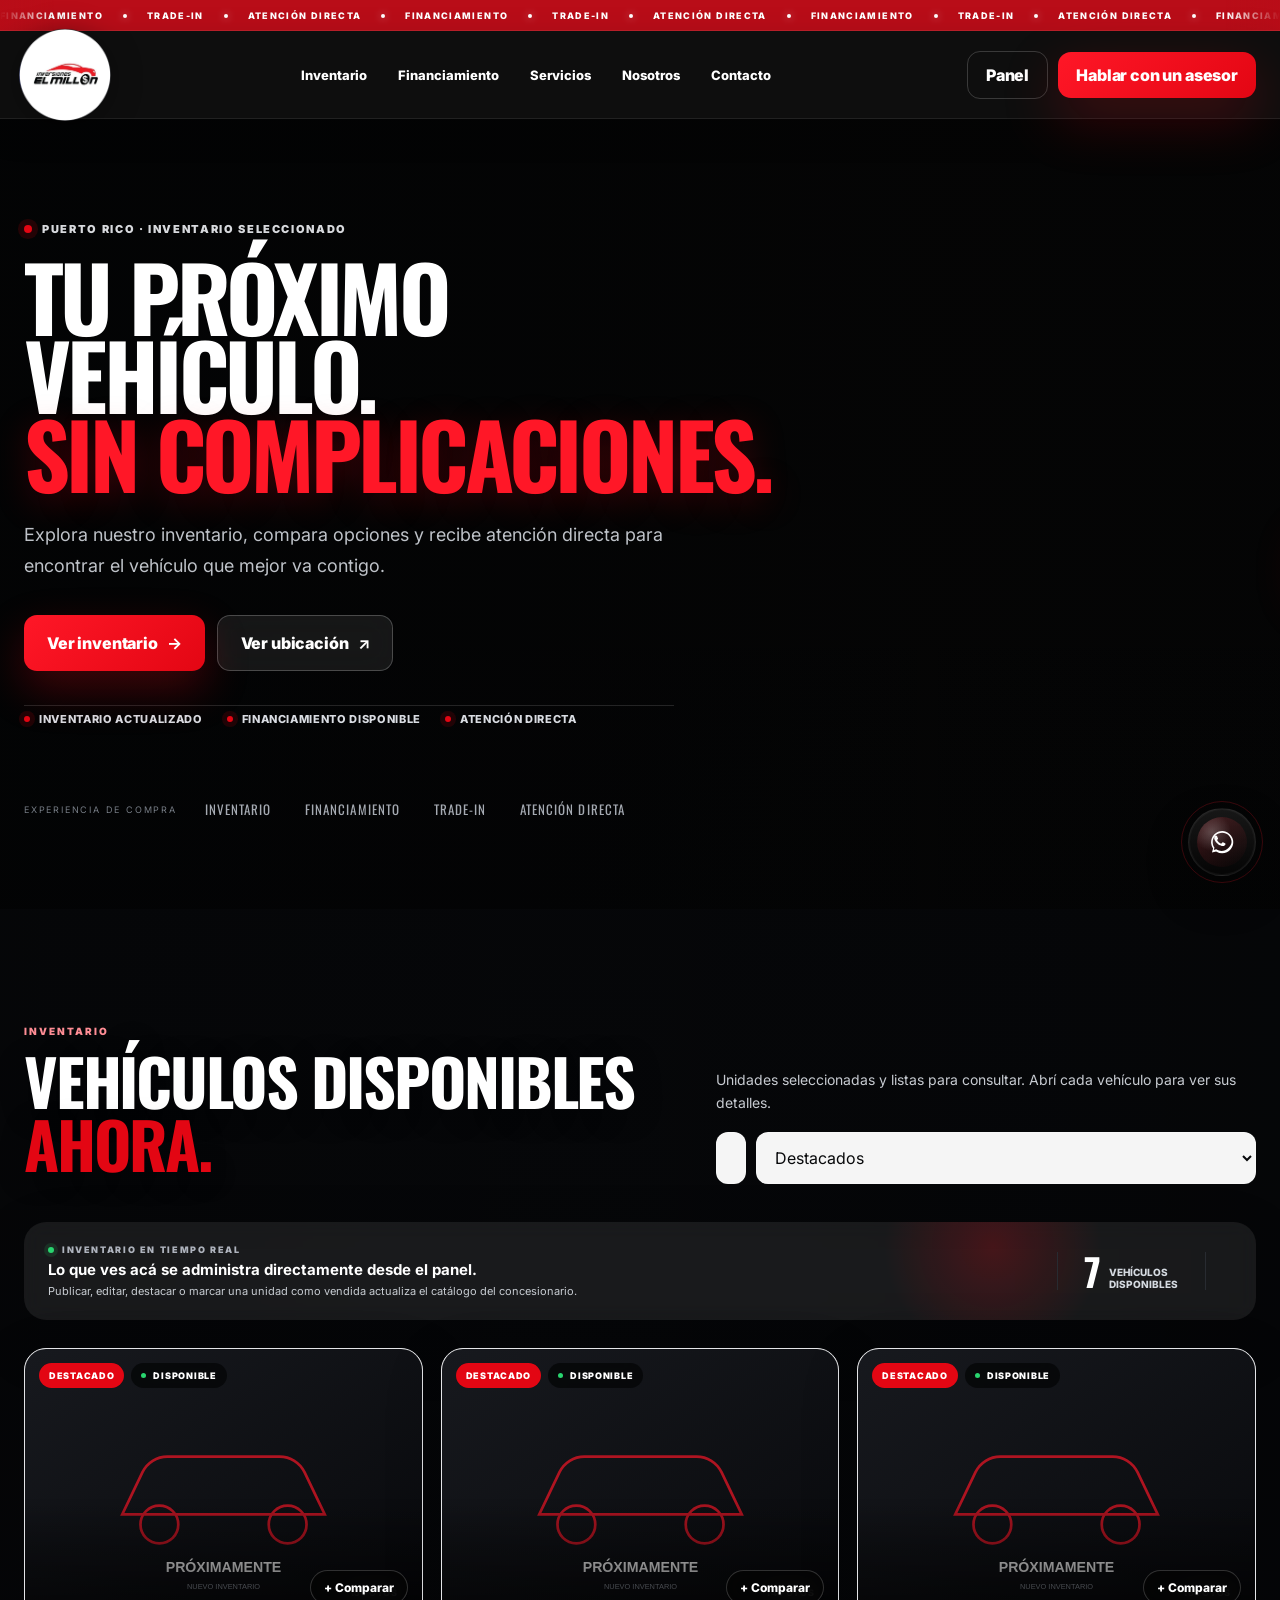
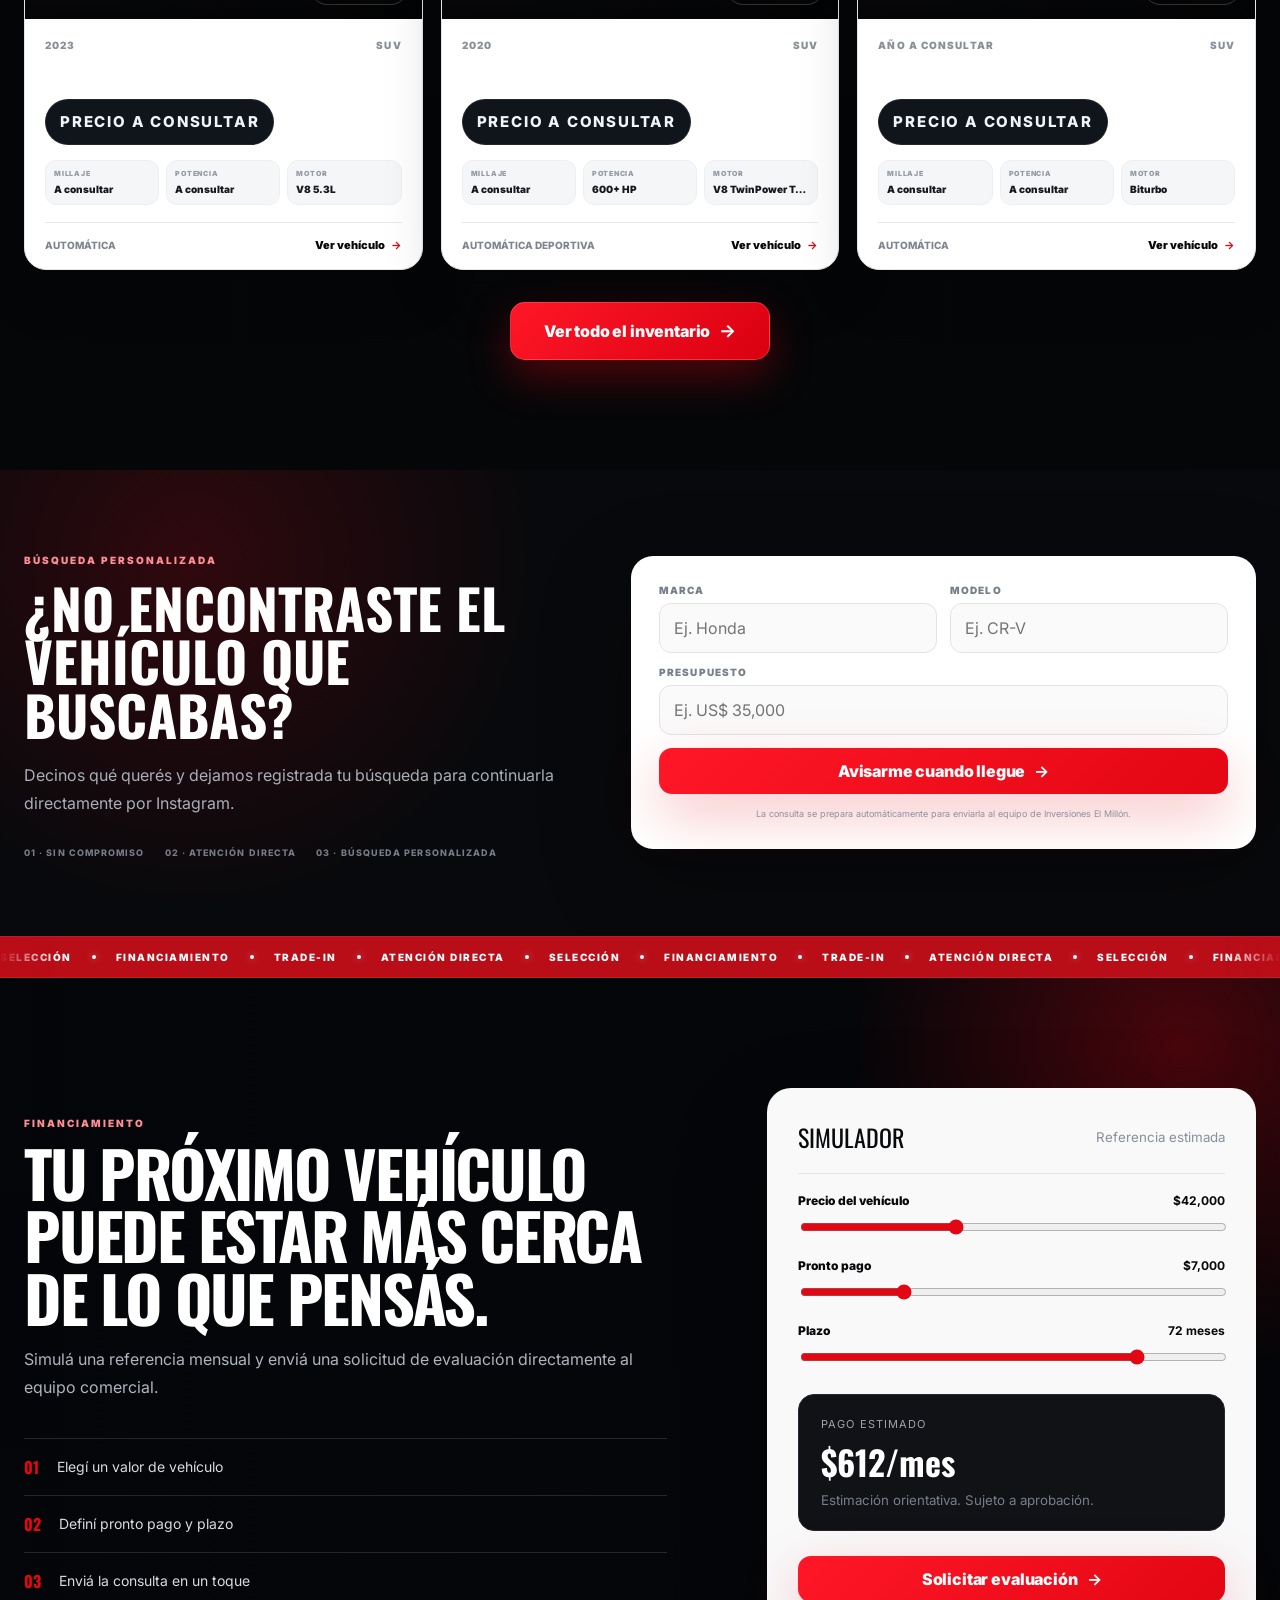
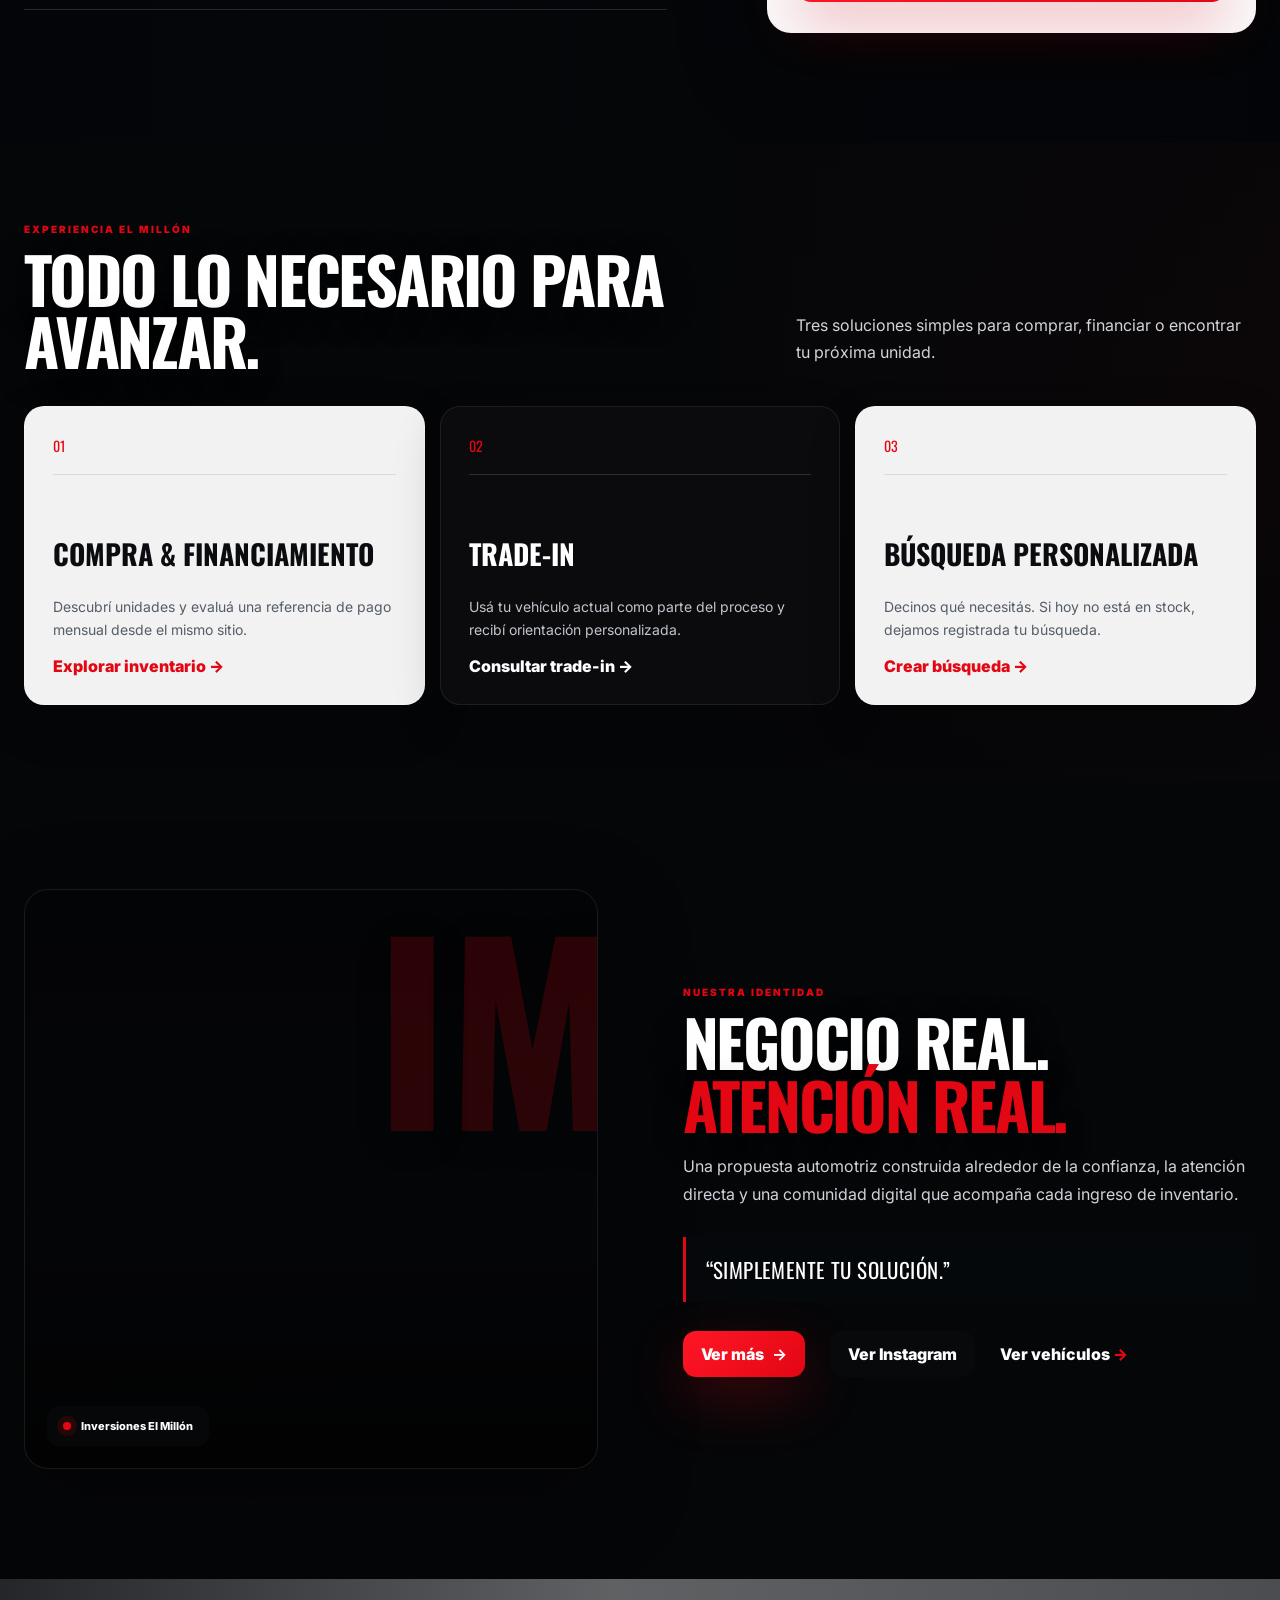
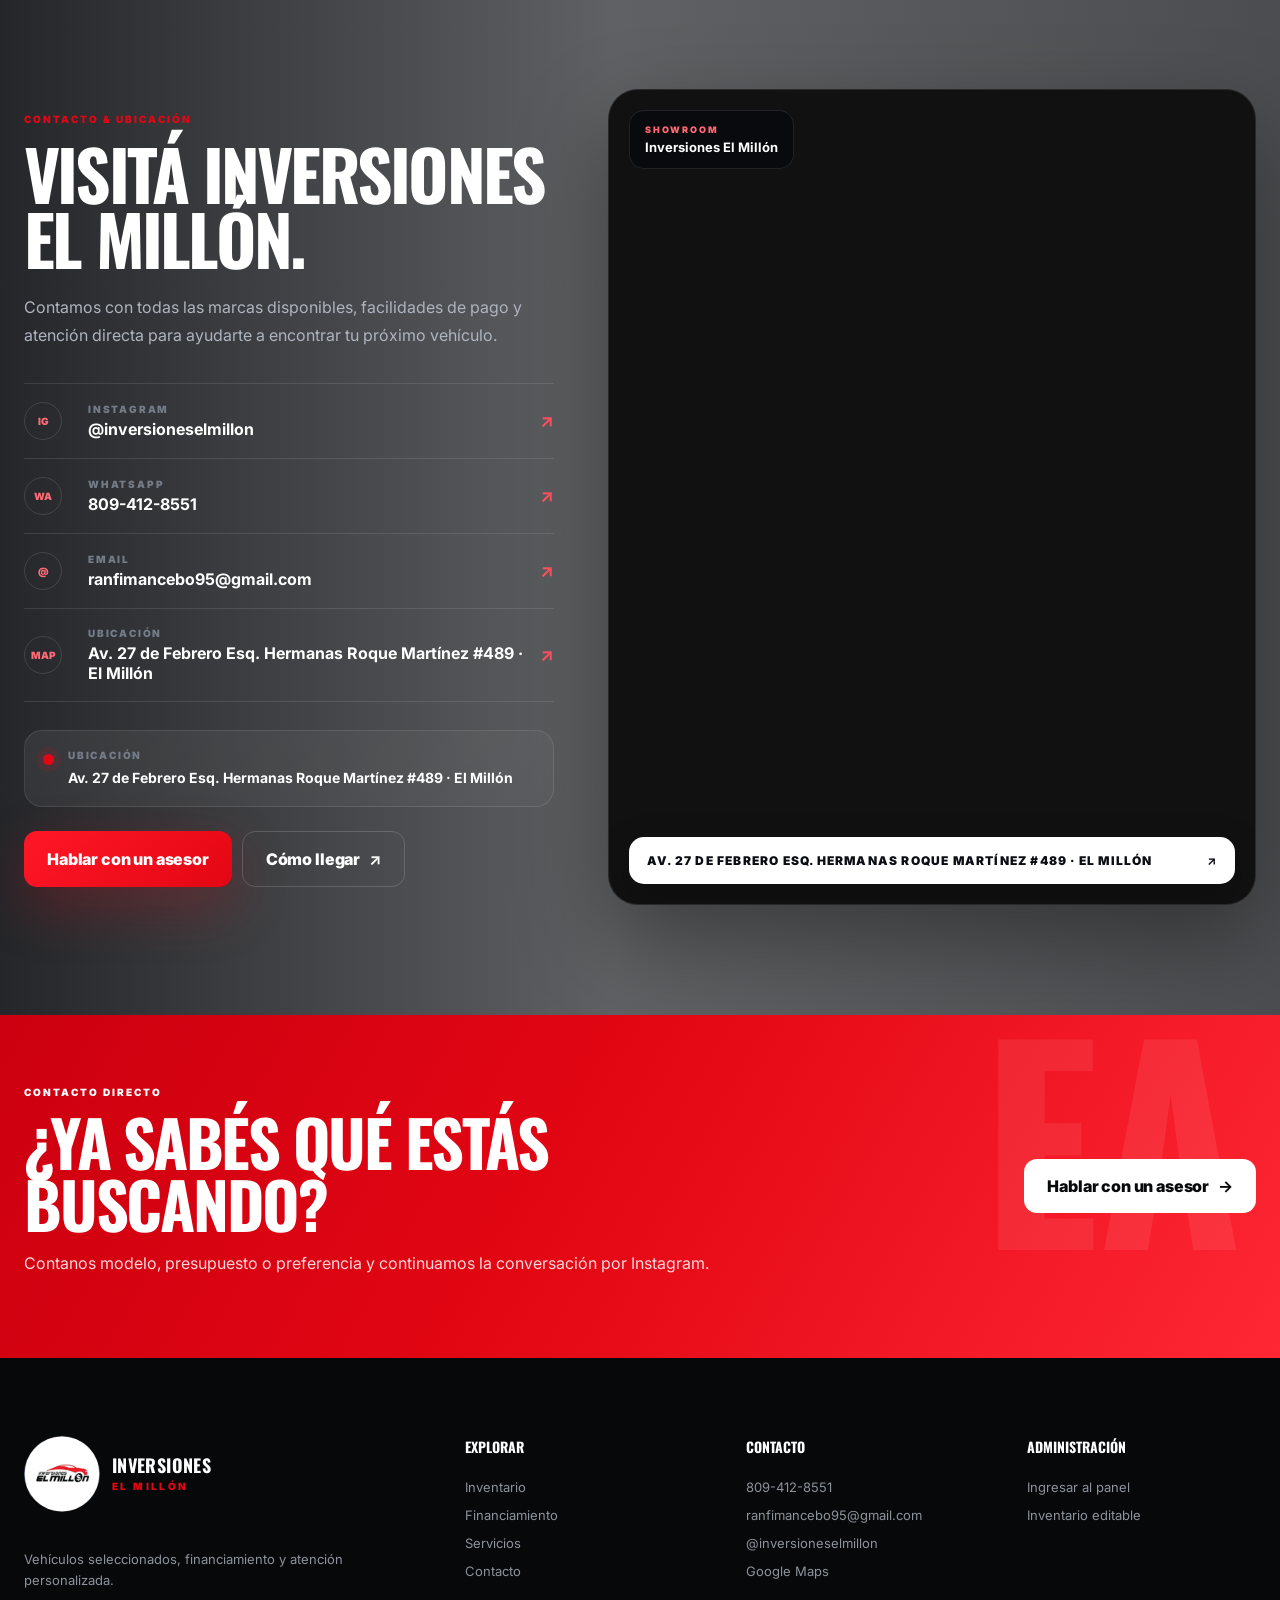
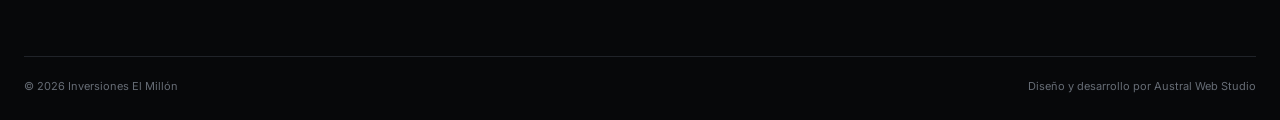
<file: index.html>
<!DOCTYPE html>
<html lang="es">
<head>
  <meta charset="UTF-8" />
  <meta name="viewport" content="width=device-width, initial-scale=1.0, maximum-scale=1" />
  <meta name="description" content="Inversiones El Millón — vehículos seleccionados, financiamiento y atención personalizada en Puerto Rico." />
  <meta name="theme-color" content="#070707" />
  <title>Inversiones El Millón | Vehículos seleccionados</title>
  <link rel="preconnect" href="https://fonts.googleapis.com">
  <link rel="preconnect" href="https://fonts.gstatic.com" crossorigin>
  <link href="https://fonts.googleapis.com/css2?family=Inter:wght@400;500;600;700;800;900&family=Oswald:wght@500;600;700&display=swap" rel="stylesheet">
  <link rel="preconnect" href="https://res.cloudinary.com" crossorigin>
  <link rel="dns-prefetch" href="//res.cloudinary.com">
  <link rel="preload" as="video" href="https://res.cloudinary.com/dgp7uhps3/video/upload/v1786677975/InDown_s4j0bt.mp4" type="video/mp4" media="(max-width: 620px)" fetchpriority="high" />
  <link rel="preload" as="video" href="https://res.cloudinary.com/dgp7uhps3/video/upload/v1786677975/InDown_s4j0bt.mp4" type="video/mp4" media="(min-width: 621px)" fetchpriority="high" />
  <link rel="stylesheet" href="assets/styles.css" />

  <style>
    /* Navbar V14 — negro premium + navegación blanca */
    .site-header{
      background:rgba(5,5,5,.96)!important;
      border-bottom:1px solid rgba(255,255,255,.08)!important;
      box-shadow:0 10px 35px rgba(0,0,0,.18)!important;
      backdrop-filter:blur(18px)!important;
      -webkit-backdrop-filter:blur(18px)!important;
    }
    .desktop-nav a{
      color:#fff!important;
    }
    .desktop-nav a:hover{
      color:#ef3340!important;
    }
    .site-header .btn-ghost{
      background:transparent!important;
      color:#fff!important;
      border-color:rgba(255,255,255,.18)!important;
    }
    .site-header .btn-ghost:hover{
      background:rgba(255,255,255,.08)!important;
      border-color:rgba(255,255,255,.30)!important;
    }
    .site-header .menu-btn{
      background:#111!important;
      border-color:rgba(255,255,255,.14)!important;
    }
    .site-header .menu-btn span{
      background:#fff!important;
    }
    .site-header .brand-logo{
      filter:drop-shadow(0 4px 14px rgba(0,0,0,.38));
    }
  </style>
  <link rel="preload" as="video" href="https://res.cloudinary.com/dgp7uhps3/video/upload/v1786677975/InDown_s4j0bt.mp4" type="video/mp4">
</head>
<body>
  <div class="top-strip" aria-label="Servicios destacados">
    <div class="top-strip-track">
      <div class="top-strip-segment">
        <span>Financiamiento</span><i></i><span>Trade-in</span><i></i><span>Atención directa</span><i></i>
        <span>Financiamiento</span><i></i><span>Trade-in</span><i></i><span>Atención directa</span><i></i>
        <span>Financiamiento</span><i></i><span>Trade-in</span><i></i><span>Atención directa</span><i></i>
        <span>Financiamiento</span><i></i><span>Trade-in</span><i></i><span>Atención directa</span><i></i>
      </div>
      <div class="top-strip-segment" aria-hidden="true">
        <span>Financiamiento</span><i></i><span>Trade-in</span><i></i><span>Atención directa</span><i></i>
        <span>Financiamiento</span><i></i><span>Trade-in</span><i></i><span>Atención directa</span><i></i>
        <span>Financiamiento</span><i></i><span>Trade-in</span><i></i><span>Atención directa</span><i></i>
        <span>Financiamiento</span><i></i><span>Trade-in</span><i></i><span>Atención directa</span><i></i>
      </div>
    </div>
  </div>

  <header class="site-header">
    <a class="brand" href="#inicio" aria-label="Inversiones El Millón">
      <img class="brand-logo" src="assets/logo.jpg" alt="Inversiones El Millón" />
    </a>
    <nav class="desktop-nav">
      <a href="#inventario">Inventario</a>
      <a href="#financiamiento">Financiamiento</a>
      <a href="#servicios">Servicios</a>
      <a href="#nosotros">Nosotros</a>
      <a href="#contacto">Contacto</a>
    </nav>
    <div class="header-actions">
      <a class="btn btn-ghost desktop-only" href="admin.html">Panel</a>
      <a class="btn btn-primary desktop-only" data-smart-whatsapp data-wa-source="general" data-wa-message="Hola, quiero recibir información de Inversiones El Millón." href="https://wa.me/18094128551" target="_blank" rel="noopener">Hablar con un asesor</a>
      <button class="menu-btn" id="menuBtn" aria-label="Abrir menú"><span></span><span></span></button>
    </div>
  </header>

  <aside class="mobile-menu" id="mobileMenu" aria-hidden="true">
    <button class="close-menu" id="closeMenu">×</button>
    <div class="mobile-brand"><img src="assets/logo.jpg" alt="Inversiones El Millón" /></div>
    <a href="#inventario">Inventario</a>
    <a href="#financiamiento">Financiamiento</a>
    <a href="#servicios">Servicios</a>
    <a href="#nosotros">Nosotros</a>
    <a href="#contacto">Contacto</a>
    <a href="admin.html">Panel de inventario</a>
    <a class="btn btn-primary" data-smart-whatsapp data-wa-source="general" data-wa-message="Hola, quiero hablar con un asesor de Inversiones El Millón." href="https://wa.me/18094128551" target="_blank" rel="noopener">Escribir por WhatsApp</a>
  </aside>

  <main>
    <section class="hero" id="inicio">
      <div class="hero-media" aria-hidden="true">
        <video class="hero-video" id="heroVideo" autoplay muted loop playsinline webkit-playsinline preload="auto" disablepictureinpicture aria-hidden="true">
          <source src="https://res.cloudinary.com/dgp7uhps3/video/upload/v1786677975/InDown_s4j0bt.mp4" type="video/mp4">
        </video>
      </div>
      <div class="hero-overlay"></div>
      <div class="hero-grid container">
        <div class="hero-copy reveal">
          <div class="hero-kicker"><span class="live-dot"></span> Puerto Rico · Inventario seleccionado</div>
          <h1>Tu próximo vehículo.<br><em>Sin complicaciones.</em></h1>
          <p>Explora nuestro inventario, compara opciones y recibe atención directa para encontrar el vehículo que mejor va contigo.</p>
          <div class="hero-actions">
            <a class="btn btn-primary btn-lg hero-inventory-cta" href="#inventario">Ver inventario <b>→</b></a>
            <a class="btn btn-glass btn-lg" href="https://maps.app.goo.gl/FJE6jjyJiNayT6bp6" target="_blank" rel="noopener">Ver ubicación <b>↗</b></a>
          </div>
          <div class="hero-trust hero-trust-clean">
            <span><i></i> Inventario actualizado</span>
            <span><i></i> Financiamiento disponible</span>
            <span><i></i> Atención directa</span>
          </div>
        </div>

      </div>
      <div class="hero-bottom container">
        <span class="hero-bottom-label">Experiencia de compra</span>
        <div class="brand-cloud"><span>INVENTARIO</span><span>FINANCIAMIENTO</span><span>TRADE-IN</span><span>ATENCIÓN DIRECTA</span></div>
      </div>
    </section>

    <section class="inventory-section" id="inventario">
      <div class="container">
        <div class="section-head">
          <div>
            <span class="eyebrow">Inventario</span>
            <h2>Vehículos disponibles<br><span>ahora.</span></h2>
          </div>
          <div class="inventory-side">
            <p>Unidades seleccionadas y listas para consultar. Abrí cada vehículo para ver sus detalles.</p>
            <div class="inventory-controls">
              <input type="search" id="inventorySearch" placeholder="Buscar marca, modelo o año" />
              <select id="sortInventory"><option value="featured">Destacados</option><option value="priceAsc">Menor precio</option><option value="priceDesc">Mayor precio</option><option value="newest">Más nuevos</option></select>
            </div>
          </div>
        </div>
        <div class="inventory-system-bar reveal">
          <div class="inventory-system-copy">
            <span class="system-live"><i></i> INVENTARIO EN TIEMPO REAL</span>
            <strong>Lo que ves acá se administra directamente desde el panel.</strong>
            <small>Publicar, editar, destacar o marcar una unidad como vendida actualiza el catálogo del concesionario.</small>
          </div>
          <div class="inventory-system-count"><strong id="availableCount">0</strong><span>vehículos disponibles</span></div>
          
        </div>
        <div class="inventory-grid" id="inventoryGrid"></div>
        <div class="inventory-section-actions"><button class="btn btn-primary btn-lg inventory-all-animated inventory-main-cta" id="openInventoryModalSecondary" type="button">Ver todo el inventario <b class="inventory-cta-arrow">→</b></button></div>
        <div class="empty-state" id="emptyState" hidden>
          <span class="empty-icon">⌕</span>
          <h3>No encontramos coincidencias</h3>
          <p>Guardá tu búsqueda y te avisamos cuando ingrese una unidad compatible.</p>
          <button class="btn btn-primary" id="openAlert">Crear alerta</button>
        </div>
      </div>
    </section>

    <section class="vehicle-request-section" id="busqueda-personalizada">
      <div class="container vehicle-request-shell reveal">
        <div class="vehicle-request-copy">
          <span class="eyebrow light">Búsqueda personalizada</span>
          <h2>¿No encontraste el vehículo que buscabas?</h2>
          <p>Decinos qué querés y dejamos registrada tu búsqueda para continuarla directamente por Instagram.</p>
          <div class="request-trust"><span>01 · Sin compromiso</span><span>02 · Atención directa</span><span>03 · Búsqueda personalizada</span></div>
        </div>
        <form class="vehicle-request-form" id="vehicleRequestForm">
          <label><span>Marca</span><input id="requestBrand" type="text" placeholder="Ej. Honda" required></label>
          <label><span>Modelo</span><input id="requestModel" type="text" placeholder="Ej. CR-V" required></label>
          <label><span>Presupuesto</span><input id="requestBudget" type="text" placeholder="Ej. US$ 35,000"></label>
          <button class="btn btn-primary btn-block" type="submit">Avisarme cuando llegue <b>→</b></button>
          <small>La consulta se prepara automáticamente para enviarla al equipo de Inversiones El Millón.</small>
        </form>
      </div>
    </section>

    <section class="experience-band" aria-label="Experiencia El Millón">
      <div class="experience-marquee-track">
        <div class="experience-marquee-segment">
          <span>SELECCIÓN</span><i></i><span>FINANCIAMIENTO</span><i></i><span>TRADE-IN</span><i></i><span>ATENCIÓN DIRECTA</span><i></i>
          <span>SELECCIÓN</span><i></i><span>FINANCIAMIENTO</span><i></i><span>TRADE-IN</span><i></i><span>ATENCIÓN DIRECTA</span><i></i>
          <span>SELECCIÓN</span><i></i><span>FINANCIAMIENTO</span><i></i><span>TRADE-IN</span><i></i><span>ATENCIÓN DIRECTA</span><i></i>
          <span>SELECCIÓN</span><i></i><span>FINANCIAMIENTO</span><i></i><span>TRADE-IN</span><i></i><span>ATENCIÓN DIRECTA</span><i></i>
        </div>
        <div class="experience-marquee-segment" aria-hidden="true">
          <span>SELECCIÓN</span><i></i><span>FINANCIAMIENTO</span><i></i><span>TRADE-IN</span><i></i><span>ATENCIÓN DIRECTA</span><i></i>
          <span>SELECCIÓN</span><i></i><span>FINANCIAMIENTO</span><i></i><span>TRADE-IN</span><i></i><span>ATENCIÓN DIRECTA</span><i></i>
          <span>SELECCIÓN</span><i></i><span>FINANCIAMIENTO</span><i></i><span>TRADE-IN</span><i></i><span>ATENCIÓN DIRECTA</span><i></i>
          <span>SELECCIÓN</span><i></i><span>FINANCIAMIENTO</span><i></i><span>TRADE-IN</span><i></i><span>ATENCIÓN DIRECTA</span><i></i>
        </div>
      </div>
    </section>

    <section class="finance-section" id="financiamiento">
      <div class="finance-glow"></div>
      <div class="container finance-layout">
        <div class="finance-copy reveal">
          <span class="eyebrow light">Financiamiento</span>
          <h2>Tu próximo vehículo puede estar más cerca de lo que pensás.</h2>
          <p>Simulá una referencia mensual y enviá una solicitud de evaluación directamente al equipo comercial.</p>
          <div class="finance-points">
            <div><b>01</b><span>Elegí un valor de vehículo</span></div>
            <div><b>02</b><span>Definí pronto pago y plazo</span></div>
            <div><b>03</b><span>Enviá la consulta en un toque</span></div>
          </div>
        </div>
        <div class="finance-card reveal delay-1">
          <div class="finance-card-head"><span>Simulador</span><small>Referencia estimada</small></div>
          <label>Precio del vehículo <strong id="vehiclePriceLabel">US$ 42,000</strong></label>
          <input type="range" id="vehiclePrice" min="15000" max="90000" step="1000" value="42000" />
          <label>Pronto pago <strong id="downPaymentLabel">US$ 7,000</strong></label>
          <input type="range" id="downPayment" min="0" max="30000" step="500" value="7000" />
          <label>Plazo <strong id="monthsLabel">72 meses</strong></label>
          <input type="range" id="months" min="24" max="84" step="12" value="72" />
          <div class="estimate"><span>Pago estimado</span><strong id="monthlyEstimate">US$ 617/mes</strong><small>Estimación orientativa. Sujeto a aprobación.</small></div>
          <button class="btn btn-primary btn-block" id="financeInstagram" type="button">Solicitar evaluación <b>→</b></button>
        </div>
      </div>
    </section>

    <section class="services-section" id="servicios">
      <div class="container">
        <div class="section-head services-head">
          <div><span class="eyebrow">Experiencia El Millón</span><h2>Todo lo necesario para avanzar.</h2></div>
          <p>Tres soluciones simples para comprar, financiar o encontrar tu próxima unidad.</p>
        </div>
        <div class="service-grid">
          <article class="service-card"><div class="service-no">01</div><div class="service-line"></div><h3>Compra & financiamiento</h3><p>Descubrí unidades y evaluá una referencia de pago mensual desde el mismo sitio.</p><a href="#inventario">Explorar inventario <span>→</span></a></article>
          <article class="service-card featured-service"><div class="service-no">02</div><div class="service-line"></div><h3>Trade-in</h3><p>Usá tu vehículo actual como parte del proceso y recibí orientación personalizada.</p><a data-smart-whatsapp data-wa-source="tradein" data-wa-message="Hola, quiero consultar por trade-in." href="https://wa.me/18094128551?text=Hola%2C%20quiero%20consultar%20por%20trade-in">Consultar trade-in <span>→</span></a></article>
          <article class="service-card"><div class="service-no">03</div><div class="service-line"></div><h3>Búsqueda personalizada</h3><p>Decinos qué necesitás. Si hoy no está en stock, dejamos registrada tu búsqueda.</p><a href="#busqueda-personalizada">Crear búsqueda <span>→</span></a></article>
        </div>
      </div>
    </section>

    <section class="story-section" id="nosotros">
      <div class="container story-grid">
        <div class="story-media reveal">
          <div class="story-watermark">IM</div>
          <div class="story-badge"><span class="live-dot"></span> Inversiones El Millón</div>
        </div>
        <div class="story-copy reveal delay-1">
          <span class="eyebrow">Nuestra identidad</span>
          <h2>Negocio real.<br><span>Atención real.</span></h2>
          <p>Una propuesta automotriz construida alrededor de la confianza, la atención directa y una comunidad digital que acompaña cada ingreso de inventario.</p>
          <div class="quote">“Simplemente tu solución.”</div>
          <div class="story-actions">
            <button class="btn btn-primary" id="openAboutModal" type="button">Ver más <b>→</b></button>
            <a class="btn btn-dark" href="https://instagram.com/inversioneselmillon" target="_blank" rel="noopener">Ver Instagram</a>
            <a class="story-link" href="#inventario">Ver vehículos <span>→</span></a>
          </div>
        </div>
      </div>
    </section>



    <section class="contact-section" id="contacto">
      <div class="container contact-shell">
        <div class="contact-info reveal">
          <span class="eyebrow">Contacto & ubicación</span>
          <h2>Visitá Inversiones El Millón.</h2>
          <p class="contact-lead">Contamos con todas las marcas disponibles, facilidades de pago y atención directa para ayudarte a encontrar tu próximo vehículo.</p>

          <div class="contact-list">
            <a class="contact-item" href="https://instagram.com/inversioneselmillon" target="_blank" rel="noopener">
              <span class="contact-icon">IG</span>
              <span><small>Instagram</small><strong>@inversioneselmillon</strong></span>
              <b>↗</b>
            </a>
            <a class="contact-item" href="https://wa.me/18094128551" target="_blank" rel="noopener">
              <span class="contact-icon">WA</span>
              <span><small>WhatsApp</small><strong>809-412-8551</strong></span>
              <b>↗</b>
            </a>
            <a class="contact-item" href="mailto:ranfimancebo95@gmail.com">
              <span class="contact-icon">@</span>
              <span><small>Email</small><strong>ranfimancebo95@gmail.com</strong></span>
              <b>↗</b>
            </a>
            <a class="contact-item" href="https://maps.app.goo.gl/FJE6jjyJiNayT6bp6" target="_blank" rel="noopener">
              <span class="contact-icon">MAP</span>
              <span><small>Ubicación</small><strong>Av. 27 de Febrero Esq. Hermanas Roque Martínez #489 · El Millón</strong></span>
              <b>↗</b>
            </a>
          </div>
          <div class="contact-location">
            <span class="location-dot"></span>
            <div>
              <small>Ubicación</small>
              <strong>Av. 27 de Febrero Esq. Hermanas Roque Martínez #489 · El Millón</strong>
            </div>
          </div>

          <div class="contact-actions">
            <a class="btn btn-primary btn-lg" data-smart-whatsapp data-wa-source="general" data-wa-message="Hola, quiero hablar con un asesor de Inversiones El Millón." href="https://wa.me/18094128551" target="_blank" rel="noopener">Hablar con un asesor</a>
            <a class="btn btn-ghost btn-lg map-link" href="https://maps.app.goo.gl/FJE6jjyJiNayT6bp6" target="_blank" rel="noopener">Cómo llegar <b>↗</b></a>
          </div>
        </div>

        <div class="contact-map reveal delay-1">
          <div class="map-topline"><span>Showroom</span><strong>Inversiones El Millón</strong></div>
          <iframe title="Ubicación Inversiones El Millón" src="https://www.google.com/maps?q=18.4529746,-69.959469&output=embed" loading="lazy" referrerpolicy="no-referrer-when-downgrade" allowfullscreen></iframe>
          <a class="map-overlay-link" href="https://maps.app.goo.gl/FJE6jjyJiNayT6bp6" target="_blank" rel="noopener"><span>Av. 27 de Febrero Esq. Hermanas Roque Martínez #489 · El Millón</span><b>↗</b></a>
        </div>
      </div>
    </section>

    <section class="cta-section">
      <div class="container cta-card">
        <div class="cta-copy"><span class="eyebrow light">Contacto directo</span><h2>¿Ya sabés qué estás buscando?</h2><p>Contanos modelo, presupuesto o preferencia y continuamos la conversación por Instagram.</p></div>
        <a class="btn btn-light btn-lg" data-smart-whatsapp data-wa-source="general" data-wa-message="Hola, quiero hablar con un asesor de Inversiones El Millón." href="https://wa.me/18094128551" target="_blank" rel="noopener">Hablar con un asesor <b>→</b></a>
      </div>
    </section>

  </main>

  <footer>
    <div class="container footer-grid">
      <div class="footer-brand-block"><a class="brand footer-brand" href="#inicio"><img class="brand-logo" src="assets/logo.jpg" alt="Inversiones El Millón" /><span class="brand-wordmark"><strong>Inversiones</strong><small>El Millón</small></span></a><p>Vehículos seleccionados, financiamiento y atención personalizada.</p></div>
      <div><h4>Explorar</h4><a href="#inventario">Inventario</a><a href="#financiamiento">Financiamiento</a><a href="#servicios">Servicios</a><a href="#contacto">Contacto</a></div>
      <div><h4>Contacto</h4><a href="https://wa.me/18094128551" target="_blank" rel="noopener">809-412-8551</a><a href="mailto:ranfimancebo95@gmail.com">ranfimancebo95@gmail.com</a><a href="https://instagram.com/inversioneselmillon" target="_blank" rel="noopener">@inversioneselmillon</a><a href="https://maps.app.goo.gl/FJE6jjyJiNayT6bp6" target="_blank" rel="noopener">Google Maps</a></div>
      <div><h4>Administración</h4><a href="admin.html">Ingresar al panel</a><span>Inventario editable</span></div>
    </div>
    <div class="container footer-bottom"><span>© 2026 Inversiones El Millón</span><span>Diseño y desarrollo por Austral Web Studio</span></div>
  </footer>

  <a class="whatsapp-float" data-smart-whatsapp data-wa-source="general" data-wa-message="Hola, quiero hablar con un asesor de Inversiones El Millón." href="https://wa.me/18094128551" target="_blank" aria-label="WhatsApp"><span class="wa-label">Escribir por WhatsApp</span><svg viewBox="0 0 32 32" aria-hidden="true"><path d="M19.11 17.21c-.29-.15-1.73-.85-2-.95-.27-.1-.47-.15-.67.15-.2.29-.77.95-.95 1.14-.17.2-.35.22-.64.07-.29-.15-1.24-.46-2.36-1.46-.87-.78-1.46-1.75-1.63-2.04-.17-.29-.02-.45.13-.59.13-.12.29-.32.44-.49.15-.17.2-.29.29-.49.1-.2.05-.37-.02-.52-.07-.15-.67-1.62-.92-2.22-.24-.58-.48-.5-.67-.51h-.57c-.2 0-.52.07-.79.37-.27.29-1.03 1-1.03 2.44s1.06 2.83 1.21 3.03c.15.2 2.08 3.17 5.04 4.45.7.3 1.25.48 1.68.61.71.23 1.36.2 1.87.12.57-.08 1.73-.71 1.98-1.39.24-.68.24-1.27.17-1.39-.08-.12-.27-.2-.56-.34zM16.18 27.97h-.01a11.8 11.8 0 0 1-6-1.63l-.43-.26-4.46 1.17 1.19-4.35-.28-.45a11.8 11.8 0 1 1 9.99 5.52zm10.05-11.8c0-5.55-4.51-10.06-10.07-10.06S6.1 10.62 6.1 16.17c0 1.93.55 3.81 1.6 5.42l.26.39-.7 2.57 2.64-.69.38.23a10.03 10.03 0 0 0 5.1 1.4h.01c5.55 0 10.84-4.77 10.84-10.32z"></path></svg></a>


  <dialog class="about-modal" id="aboutModal" aria-labelledby="aboutModalTitle">
    <button class="about-modal-close" type="button" data-close-about aria-label="Cerrar">×</button>
    <div class="about-modal-shell">
      <div class="about-modal-visual">
        <div class="about-modal-logo"><img src="assets/logo.jpg" alt="Inversiones El Millón"></div>
        <div class="about-modal-mark">EL MILLÓN</div>
        <div class="about-modal-location"><span></span> Av. 27 de Febrero Esq. Hermanas Roque Martínez #489 · El Millón</div>
      </div>
      <div class="about-modal-content">
        <span class="eyebrow">Quiénes somos</span>
        <h2 id="aboutModalTitle">Una experiencia de compra más <em>simple y directa.</em></h2>
        <p class="about-modal-lead">Inversiones El Millón es una propuesta automotriz enfocada en conectar a cada cliente con el vehículo que está buscando, combinando inventario de distintas marcas, facilidades de pago y atención personalizada.</p>

        <div class="about-modal-grid">
          <article><span>01</span><h3>Variedad de marcas</h3><p>Trabajamos con inventario de diferentes marcas y segmentos para ampliar las opciones disponibles en un solo lugar.</p></article>
          <article><span>02</span><h3>Facilidades de pago</h3><p>Brindamos orientación sobre las alternativas disponibles para que cada cliente pueda evaluar una compra acorde a sus posibilidades.</p></article>
          <article><span>03</span><h3>Atención personalizada</h3><p>Podés consultar una unidad puntual, solicitar información adicional o iniciar una búsqueda si el vehículo que querés no está publicado.</p></article>
          <article><span>04</span><h3>Inventario digital</h3><p>Nuestra plataforma permite descubrir los vehículos disponibles, revisar sus características y continuar la consulta directamente por WhatsApp.</p></article>
        </div>

        <div class="about-modal-promise">
          <small>Nuestra propuesta</small>
          <strong>Más claridad para elegir. Más facilidad para avanzar.</strong>
          <p>Queremos que puedas comparar opciones, conocer el equipamiento de cada unidad y comunicarte con nosotros sin pasos innecesarios.</p>
        </div>

        <div class="about-modal-actions">
          <a class="btn btn-primary btn-lg" data-smart-whatsapp data-wa-source="general" data-wa-message="Hola, quiero recibir información de Inversiones El Millón." href="https://wa.me/18094128551" target="_blank" rel="noopener">Hablar con un asesor <b>→</b></a>
          <a class="btn btn-ghost btn-lg" href="#inventario" data-about-inventory>Ver inventario</a>
        </div>
      </div>
    </div>
  </dialog>

    </dialog>

  <dialog class="inventory-browser-modal" id="inventoryBrowserModal">
    <button class="modal-close" data-close-full-inventory aria-label="Cerrar">×</button>
    <div class="inventory-browser-shell">
      <div class="inventory-browser-head">
        <span class="eyebrow">Inventario completo</span>
        <h2>Todos los vehículos disponibles.</h2>
        <p>Estas unidades se actualizan desde el panel de control. Los vehículos marcados como <strong>mostrar en inicio</strong> aparecen en la portada de la web.</p>
      </div>
      <div class="inventory-browser-toolbar">
        <div class="inventory-browser-count"><strong id="allInventoryCount">0</strong><span> unidades activas</span></div>
        <div class="inventory-browser-filters">
          <label class="inventory-browser-search">
            <span>Buscar vehículo</span>
            <input id="allInventorySearch" type="search" placeholder="Marca, modelo o año" autocomplete="off">
          </label>
          <label class="inventory-browser-type">
            <span>Tipo de vehículo</span>
            <select id="allInventoryType">
              <option value="all">Todos los tipos</option>
            </select>
          </label>
        </div>
      </div>
      <div class="inventory-grid inventory-browser-grid" id="allInventoryGrid"></div>
    </div>
  </dialog>

  <div class="compare-bar" id="compareBar" hidden>
    <div><span>Comparador</span><strong id="compareCount">0 vehículos seleccionados</strong></div>
    <div class="compare-bar-actions"><button type="button" class="btn btn-ghost" id="clearCompare">Limpiar</button><button type="button" class="btn btn-primary" id="openCompare">Comparar ahora <b>→</b></button></div>
  </div>

  <dialog class="compare-modal" id="compareModal">
    <button class="modal-close" data-close-compare>×</button>
    <div class="compare-modal-shell">
      <span class="eyebrow">Comparador inteligente</span>
      <h2>Compará tus opciones lado a lado.</h2>
      <p>Revisá especificaciones y equipamiento para decidir qué unidad se adapta mejor a vos.</p>
      <div id="compareContent"></div>
    </div>
  </dialog>

  <dialog class="finance-lead-modal" id="financeLeadModal">
    <button class="modal-close" data-close-finance-lead>×</button>
    <form id="financeLeadForm" class="finance-lead-form">
      <span class="eyebrow">Solicitud de financiamiento</span>
      <h2>Continuá tu evaluación.</h2>
      <p>Completá tus datos. La solicitud quedará registrada para que el equipo pueda darle seguimiento.</p>
      <div class="finance-lead-grid">
        <label>Nombre<input id="financeLeadName" type="text" placeholder="Tu nombre" required></label>
        <label>WhatsApp<input id="financeLeadPhone" type="tel" placeholder="809 000 0000" required></label>
        <label class="full">Vehículo de interés<select id="financeLeadVehicle"></select></label>
        <label>Inicial estimada<input id="financeLeadDown" type="text" readonly></label>
        <label>Plazo<input id="financeLeadMonths" type="text" readonly></label>
      </div>
      <button class="btn btn-primary btn-block" type="submit">Registrar solicitud y continuar por WhatsApp <b>→</b></button>
      <small>Estimación orientativa. La aprobación y condiciones finales dependen de la evaluación correspondiente.</small>
    </form>
  </dialog>

  <dialog class="vehicle-modal" id="vehicleModal"><button class="modal-close" data-close-modal>×</button><div id="vehicleModalContent"></div></dialog>

  <dialog class="finder-modal" id="alertModal"><button class="modal-close" data-close-alert>×</button><div class="modal-form"><span class="eyebrow">Alerta de inventario</span><h2>Te avisamos cuando llegue</h2><label>Nombre<input id="alertName" type="text" placeholder="Tu nombre" /></label><label>Instagram<input id="alertPhone" type="text" placeholder="@tuusuario" /></label><label>Qué buscás<textarea id="alertQuery" placeholder="Marca, modelo, presupuesto, año..."></textarea></label><button class="btn btn-primary btn-block" id="alertSubmit">Guardar búsqueda</button></div></dialog>

  <script>
    (() => {
      const video = document.getElementById('heroVideo');
      if (video) {
        video.muted = true;
        video.defaultMuted = true;
        video.playsInline = true;
        video.setAttribute('muted', '');
        video.setAttribute('playsinline', '');
        video.setAttribute('webkit-playsinline', '');

        const directVideo = 'https://res.cloudinary.com/dgp7uhps3/video/upload/v1786677975/InDown_s4j0bt.mp4';
        const startVideo = () => {
          video.muted = true;
          video.defaultMuted = true;
          const promise = video.play();
          if (promise && typeof promise.catch === 'function') promise.catch(() => {});
        };
        const ensureVideoSource = () => {
          const current = video.currentSrc || video.querySelector('source')?.src || '';
          if (!current.includes('InDown_s4j0bt.mp4')) {
            video.src = directVideo;
          }
          if (video.networkState === HTMLMediaElement.NETWORK_EMPTY || video.readyState === 0) video.load();
          startVideo();
        };

        video.addEventListener('loadeddata', () => { video.classList.add('is-playing'); startVideo(); }, { once: true });
        video.addEventListener('canplay', () => { video.classList.add('is-playing'); startVideo(); }, { once: true });
        video.addEventListener('playing', () => video.classList.add('is-playing'));
        video.addEventListener('error', () => {
          if (video.src !== directVideo) {
            video.src = directVideo;
            video.load();
            startVideo();
          }
        }, { once: true });
        ensureVideoSource();
        document.addEventListener('DOMContentLoaded', ensureVideoSource, { once: true });
        window.addEventListener('pageshow', ensureVideoSource);
        ['touchstart', 'pointerdown'].forEach(eventName => {
          window.addEventListener(eventName, startVideo, { once: true, passive: true });
        });
        document.addEventListener('visibilitychange', () => {
          if (!document.hidden) ensureVideoSource();
        });
      }

      const header = document.querySelector('.site-header');
      if (header) {
        let lastY = window.scrollY;
        let ticking = false;
        const updateHeader = () => {
          const currentY = window.scrollY;
          if (currentY <= 20 || currentY < lastY) header.classList.remove('nav-hidden');
          else if (currentY > lastY && currentY > 110) header.classList.add('nav-hidden');
          lastY = Math.max(currentY, 0);
          ticking = false;
        };
        window.addEventListener('scroll', () => {
          if (!ticking) {
            window.requestAnimationFrame(updateHeader);
            ticking = true;
          }
        }, { passive: true });
      }
    })();
  </script>
  <script src="assets/app.js"></script>
</body>
</html>
</file>
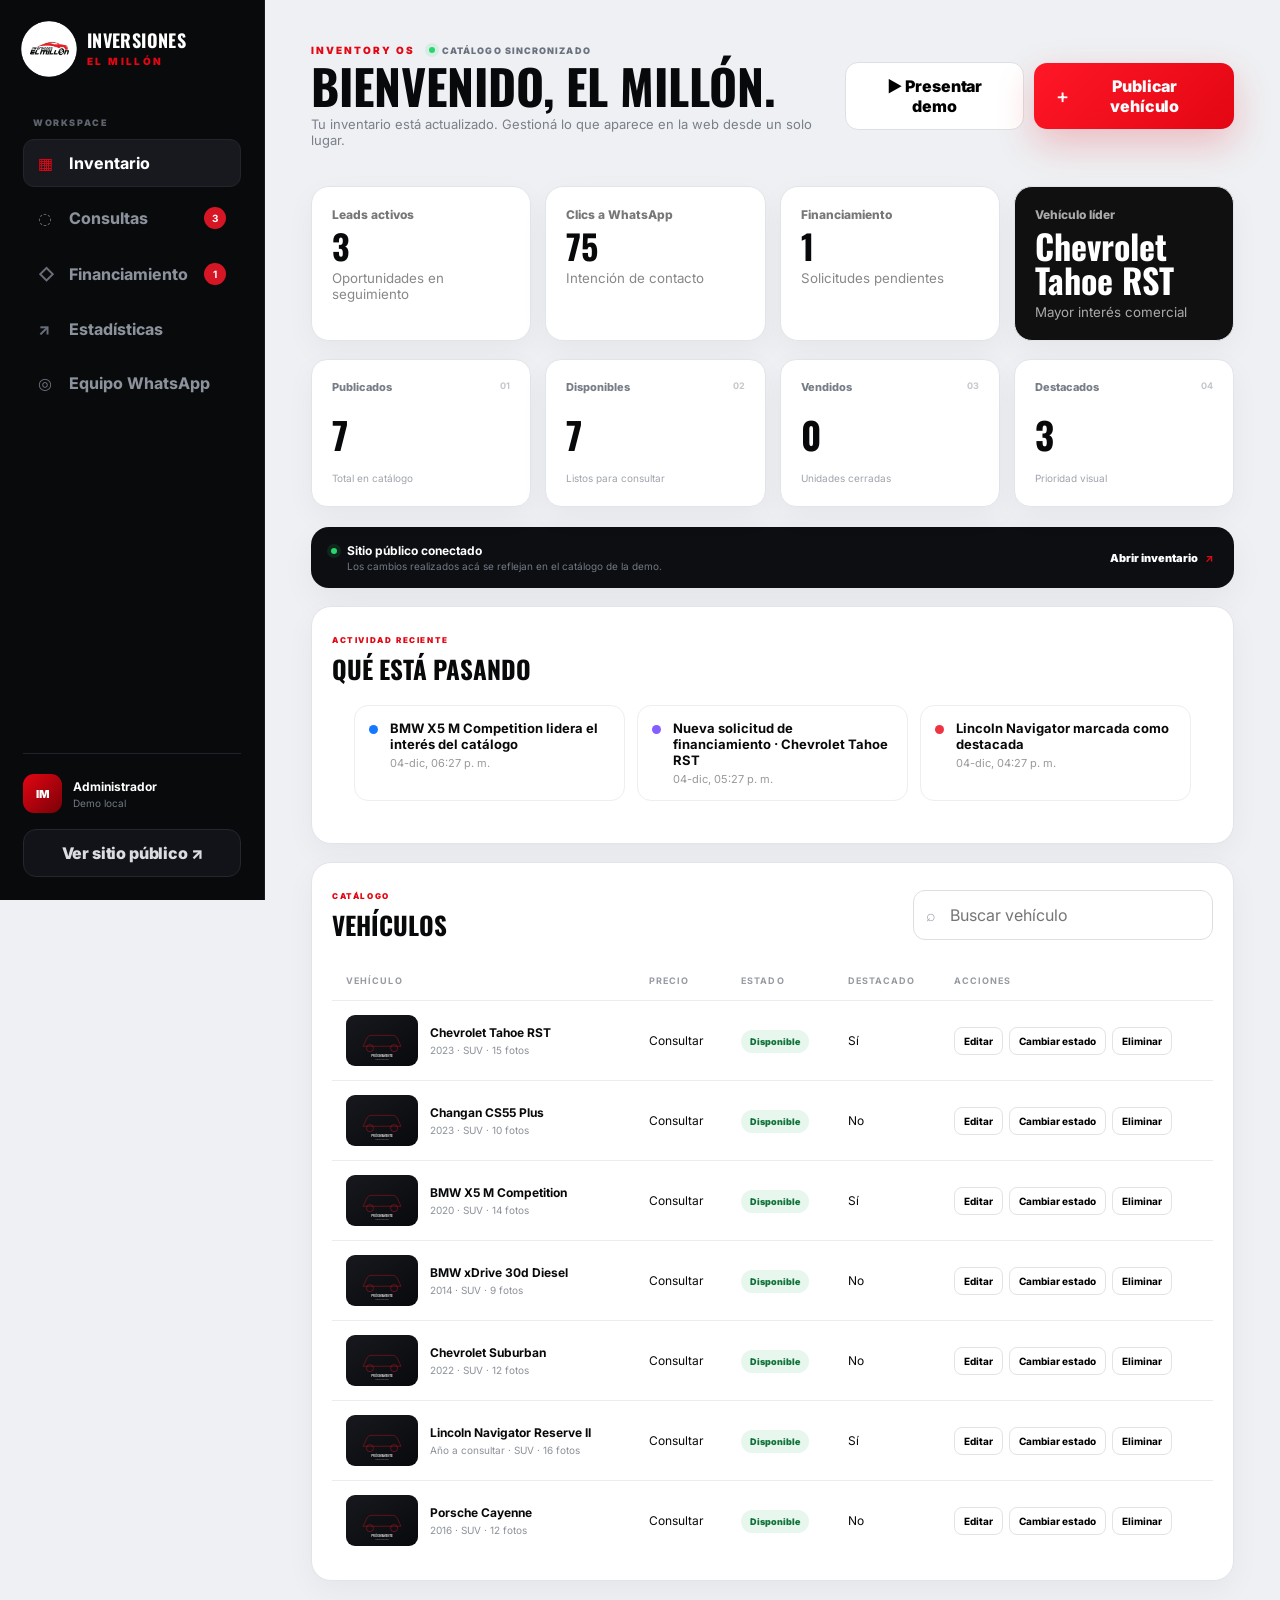
<file: admin.html>
<!DOCTYPE html>
<html lang="es">
<head>
  <meta charset="UTF-8" />
  <meta name="viewport" content="width=device-width, initial-scale=1.0" />
  <meta name="theme-color" content="#090909" />
  <title>Inventory OS | Inversiones El Millón</title>
  <link rel="preconnect" href="https://fonts.googleapis.com">
  <link rel="preconnect" href="https://fonts.gstatic.com" crossorigin>
  <link href="https://fonts.googleapis.com/css2?family=Inter:wght@400;500;600;700;800;900&family=Oswald:wght@500;600;700&display=swap" rel="stylesheet">
  <link rel="stylesheet" href="assets/styles.css" />
</head>
<body class="admin-body">
  <aside class="admin-sidebar">
    <a class="brand admin-brand" href="index.html"><img class="brand-logo" src="assets/logo.jpg" alt="Inversiones El Millón" /><span class="brand-wordmark"><strong>Inversiones</strong><small>El Millón</small></span></a>
    <div class="admin-section-label">Workspace</div>
    <nav class="admin-nav">
      <button class="active" data-admin-view="inventory"><span>▦</span> Inventario</button>
      <button data-admin-view="leads"><span>◌</span> Consultas <b class="nav-count">5</b></button>
      <button data-admin-view="finance"><span>◇</span> Financiamiento <b class="nav-count">3</b></button>
      <button data-admin-view="analytics"><span>↗</span> Estadísticas</button>
      <button data-admin-view="team"><span>◎</span> Equipo WhatsApp</button>
    </nav>
    <div class="admin-profile"><div class="admin-avatar">IM</div><div><strong>Administrador</strong><small>Demo local</small></div></div>
    <a class="btn btn-ghost admin-public-btn" href="index.html">Ver sitio público ↗</a>
  </aside>
  <main class="admin-main">
    <header class="admin-topbar admin-topbar-pro">
      <div>
        <div class="admin-welcome-row"><span class="eyebrow">Inventory OS</span><span class="admin-online"><i></i> Catálogo sincronizado</span></div>
        <h1>Bienvenido, El Millón.</h1>
        <p>Tu inventario está actualizado. Gestioná lo que aparece en la web desde un solo lugar.</p>
      </div>
      <div class="admin-top-actions"><button class="btn btn-ghost" id="openPresentationMode" type="button">▶ Presentar demo</button><button class="btn btn-primary admin-publish-btn" id="addVehicleBtn"><span>+</span> Publicar vehículo</button></div>
    </header>
    <section class="admin-view active" data-view-panel="inventory">
    <section class="platform-overview">
      <article><span>Leads activos</span><strong id="overviewActiveLeads">0</strong><small>Oportunidades en seguimiento</small></article>
      <article><span>Clics a WhatsApp</span><strong id="overviewWhatsappClicks">0</strong><small>Intención de contacto</small></article>
      <article><span>Financiamiento</span><strong id="overviewFinancePending">0</strong><small>Solicitudes pendientes</small></article>
      <article class="overview-highlight"><span>Vehículo líder</span><strong id="overviewTopVehicle">—</strong><small>Mayor interés comercial</small></article>
    </section>
    <section class="dashboard-stats">
      <article><div class="stat-head"><span>Publicados</span><b>01</b></div><strong id="statPublished">0</strong><small>Total en catálogo</small></article>
      <article><div class="stat-head"><span>Disponibles</span><b>02</b></div><strong id="statAvailable">0</strong><small>Listos para consultar</small></article>
      <article><div class="stat-head"><span>Vendidos</span><b>03</b></div><strong id="statSold">0</strong><small>Unidades cerradas</small></article>
      <article><div class="stat-head"><span>Destacados</span><b>04</b></div><strong id="statFeatured">0</strong><small>Prioridad visual</small></article>
    </section>
    <section class="admin-command-bar">
      <div><span class="command-dot"></span><strong>Sitio público conectado</strong><small>Los cambios realizados acá se reflejan en el catálogo de la demo.</small></div>
      <a href="index.html#inventario" target="_blank">Abrir inventario <b>↗</b></a>
    </section>
    <section class="activity-strip admin-card">
      <div class="admin-card-head"><div><span class="admin-card-kicker">ACTIVIDAD RECIENTE</span><h2>Qué está pasando</h2></div></div>
      <div id="activityFeed" class="activity-feed"></div>
    </section>
    <section class="admin-card">
      <div class="admin-card-head"><div><span class="admin-card-kicker">CATÁLOGO</span><h2>Vehículos</h2></div><div class="admin-search-wrap"><span>⌕</span><input id="adminSearch" type="search" placeholder="Buscar vehículo" /></div></div>
      <div class="admin-table-wrap"><table class="admin-table"><thead><tr><th>Vehículo</th><th>Precio</th><th>Estado</th><th>Destacado</th><th>Acciones</th></tr></thead><tbody id="adminInventory"></tbody></table></div>
    </section>

    </section>

    <section class="admin-view" data-view-panel="leads">
      <div class="module-header"><div><span class="eyebrow">CRM</span><h2>Leads y oportunidades</h2><p>Gestioná cada consulta como una oportunidad comercial real.</p></div><button class="btn btn-primary" id="newLeadDemo">+ Nueva consulta</button></div>
      <div class="module-stats"><article><span>Nuevas</span><strong id="leadStatNew">0</strong><small>Sin contactar</small></article><article><span>En seguimiento</span><strong id="leadStatFollow">0</strong><small>Conversaciones activas</small></article><article><span>Negociación</span><strong id="leadStatNegotiation">0</strong><small>Oportunidades avanzadas</small></article></div>
      <div class="crm-board" id="crmBoard"></div>
    </section>

    <section class="admin-view" data-view-panel="finance">
      <div class="module-header"><div><span class="eyebrow">Financiamiento</span><h2>Solicitudes de evaluación</h2><p>Revisá datos enviados desde el simulador y acompañá cada oportunidad.</p></div></div>
      <div class="module-stats"><article><span>Solicitudes</span><strong id="financeStatTotal">0</strong><small>Total registradas</small></article><article><span>En evaluación</span><strong id="financeStatPending">0</strong><small>Pendientes</small></article><article><span>Aprobadas</span><strong id="financeStatApproved">0</strong><small>Listas para avanzar</small></article></div>
      <div class="finance-pipeline" id="financePipeline"></div>
    </section>

    <section class="admin-view" data-view-panel="analytics">
      <div class="module-header"><div><span class="eyebrow">Estadísticas</span><h2>Rendimiento del catálogo</h2><p>Métricas de ejemplo para mostrar cómo se puede medir la actividad comercial del sitio.</p></div><select class="analytics-range"><option>Últimos 30 días</option><option>Últimos 7 días</option><option>Últimos 90 días</option></select></div>
      <div class="analytics-kpis"><article><span>Fichas vistas</span><strong id="analyticsTotalViews">0</strong><small>Visualizaciones de vehículos</small></article><article><span>Clics a WhatsApp</span><strong id="analyticsTotalWhatsapp">0</strong><small id="analyticsWhatsappRate">0% de interés</small></article><article><span>Financiamiento</span><strong id="analyticsTotalFinance">0</strong><small>Clics en simular financiamiento</small></article><article><span>Vehículo líder</span><strong id="analyticsTopVehicle">—</strong><small>Mayor intención de contacto</small></article></div>
      <div class="analytics-grid analytics-grid-interest"><section class="admin-card"><div class="admin-card-head"><div><span class="admin-card-kicker">INTENCIÓN DE COMPRA</span><h2>Clics a WhatsApp por vehículo</h2><p>Se registra cada vez que un visitante toca “Consultar por WhatsApp” desde la ficha de una unidad.</p></div></div><div class="vehicle-click-table" id="vehicleClickRanking"></div></section><section class="admin-card"><div class="admin-card-head"><div><span class="admin-card-kicker">LECTURA RÁPIDA</span><h2>Cómo interpretar</h2></div></div><div class="analytics-explain"><div><strong>Vistas</strong><span>Cuántas veces abrieron la ficha del vehículo.</span></div><div><strong>WhatsApp</strong><span>Cuántas veces intentaron contactar por esa unidad.</span></div><div><strong>Tasa de interés</strong><span>Porcentaje de vistas que terminaron en clic a WhatsApp.</span></div><p>En la versión online estos eventos se guardarían en la base de datos para consultar períodos, tendencias y resultados reales.</p></div></section></div>
    </section>

    <section class="admin-view" data-view-panel="team">
      <div class="module-header team-module-header">
        <div><span class="eyebrow">Smart Routing</span><h2>Equipo de WhatsApp</h2><p>Un solo botón para el cliente. La plataforma asigna cada oportunidad al asesor correspondiente.</p></div>
        <button class="btn btn-primary" id="openRoutingGuide" type="button">Ver cómo funciona</button>
      </div>
      <div class="routing-kpis">
        <article><span>Asesores activos</span><strong id="routingActiveCount">1</strong><small>Números disponibles para recibir leads</small></article>
        <article><span>Método</span><strong>Smart</strong><small>Especialidad + reparto automático</small></article>
        <article><span>Experiencia cliente</span><strong>1 CTA</strong><small>El visitante nunca tiene que elegir vendedor</small></article>
      </div>
      <section class="admin-card routing-config-card">
        <div class="admin-card-head"><div><span class="admin-card-kicker">CONFIGURACIÓN DEMO</span><h2>Asesores comerciales</h2><p>Agregá hasta tres números para probar el reparto dentro de la demo. En producción esto se guarda en la base de datos.</p></div></div>
        <div class="routing-team-grid" id="routingTeamGrid"></div>
        <div class="routing-config-actions"><button class="btn btn-primary" id="saveRoutingTeam" type="button">Guardar equipo</button><button class="btn btn-ghost" id="resetRoutingTeam" type="button">Restablecer demo</button><span id="routingSaveStatus" aria-live="polite"></span></div>
      </section>
      <section class="routing-flow-card">
        <div class="routing-flow-copy"><span class="eyebrow">Flujo comercial</span><h3>El lead llega al vendedor correcto sin agregar fricción.</h3><p>Las consultas generales se reparten en rotación. Si existe un asesor especializado en financiamiento o trade-in, esas oportunidades se priorizan hacia ese perfil.</p></div>
        <div class="routing-flow">
          <div><b>01</b><strong>Cliente</strong><span>Toca “Hablar por WhatsApp”</span></div><i>→</i><div><b>02</b><strong>Routing</strong><span>Detecta origen y disponibilidad</span></div><i>→</i><div><b>03</b><strong>Asesor</strong><span>Recibe el lead con contexto</span></div><i>→</i><div><b>04</b><strong>CRM</strong><span>Queda registrado quién lo atiende</span></div>
        </div>
      </section>
    </section>
  </main>

  <dialog class="presentation-dialog" id="presentationDialog">
    <button class="presentation-close" type="button" data-close-presentation>×</button>
    <div class="presentation-shell">
      <div class="presentation-brand"><img src="assets/logo.jpg" alt="Inversiones El Millón"><div><small>DEMO COMERCIAL GUIADA</small><strong>Inventory OS</strong></div></div>
      <div class="presentation-progress"><span id="presentationProgress">Paso 1 de 6</span><div><i id="presentationProgressBar"></i></div></div>
      <div class="presentation-stage" id="presentationStage"></div>
      <div class="presentation-actions"><button class="btn btn-ghost" id="presentationPrev" type="button">← Anterior</button><button class="btn btn-primary" id="presentationNext" type="button">Siguiente →</button></div>
    </div>
  </dialog>

  <dialog class="routing-guide-dialog" id="routingGuideDialog">
    <button class="modal-close" type="button" data-close-routing-guide>×</button>
    <div class="routing-guide-shell">
      <span class="eyebrow">Guía · múltiples WhatsApp</span>
      <h2>Un solo punto de entrada. Varios vendedores detrás.</h2>
      <p class="routing-guide-lead">El cliente siempre ve un único CTA. La plataforma decide a qué número dirigirlo y guarda el asesor asignado junto con la oportunidad.</p>
      <div class="routing-guide-steps">
        <article><b>01</b><h3>Configurás el equipo</h3><p>Cargás nombre, número de WhatsApp, especialidad y si el asesor está activo.</p></article>
        <article><b>02</b><h3>La web identifica el origen</h3><p>Puede saber si la consulta vino de un vehículo, financiamiento, trade-in o un contacto general.</p></article>
        <article><b>03</b><h3>Se asigna automáticamente</h3><p>Financiamiento puede ir al especialista. Las consultas generales se reparten entre los vendedores activos mediante rotación.</p></article>
        <article><b>04</b><h3>El CRM conserva el contexto</h3><p>Queda registrado vehículo, canal y asesor asignado para que el dueño pueda revisar el seguimiento.</p></article>
      </div>
      <div class="routing-guide-example"><small>EJEMPLO</small><strong>Consulta BMW X5 → Asesor 2 → WhatsApp del Asesor 2 → Lead registrado como “Asignado a Asesor 2”.</strong></div>
      <div class="routing-guide-note"><strong>Demo vs. versión final</strong><p>En esta demo la configuración y el reparto se guardan localmente en el navegador. En la versión final se conecta al backend para que la asignación sea compartida entre todos los dispositivos y usuarios del concesionario.</p></div>
    </div>
  </dialog>

  <dialog class="admin-dialog" id="vehicleFormDialog">
    <form method="dialog" id="vehicleForm">
      <button type="button" class="modal-close" id="closeVehicleForm">×</button>
      <span class="eyebrow">Gestión de inventario</span>
      <h2 id="formTitle">Agregar vehículo</h2>
      <p class="dialog-intro">Completá la información que querés mostrar en el catálogo público.</p>
      <input type="hidden" id="vehicleId" />
      <div class="form-grid">
        <label>Marca<input id="vehicleBrand" required /></label>
        <label>Modelo<input id="vehicleModel" required /></label>
        <label>Año<input id="vehicleYear" type="number" required /></label>
        <label>Precio (USD)<input id="vehiclePriceInput" type="number" placeholder="Opcional" /></label>
        <label>Tipo<select id="vehicleTypeInput"><option>SUV</option><option>Sedán</option><option>Pickup</option><option>Deportivo</option></select></label>
        <label>Millaje<input id="vehicleMileage" placeholder="Ej. 32,000 mi" /></label>
        <label>Potencia<input id="vehiclePower" placeholder="Ej. 600 HP" /></label>
        <label>Motor<input id="vehicleEngine" placeholder="Ej. V8 5.3L / 3.0 Turbo" /></label>
        <label>Transmisión<input id="vehicleTransmission" placeholder="Automática" /></label>
        <label>Color<input id="vehicleColor" /></label>
        <label>Estado comercial<select id="vehicleStatus"><option value="available">Disponible</option><option value="reserved">Reservado</option><option value="negotiation">En negociación</option><option value="sold">Vendido</option><option value="incoming">Próximo ingreso</option></select></label>
        <div class="full photo-uploader-wrap">
          <span class="form-section-title">Fotos del vehículo</span>
          <input id="vehiclePhotos" class="native-photo-input" type="file" accept="image/*" multiple>
          <label class="iphone-photo-picker" for="vehiclePhotos">
            <span class="iphone-photo-plus">+</span>
            <span><strong>Agregar imágenes</strong><small>Elegí las fotos directamente desde la galería del celular</small></span>
          </label>
          <div class="photo-preview" id="photoPreview"><small>Todavía no seleccionaste imágenes.</small></div>
        </div>
        <label class="full">Descripción<textarea id="vehicleDescription" placeholder="Descripción breve del vehículo"></textarea></label>
        <div class="full equipment-editor">
          <div class="equipment-editor-head"><span class="form-section-title">Equipamiento y tecnología</span><small>Seleccioná Sí, No o A consultar para cada característica.</small></div>
          <div class="feature-controls" id="featureControls"></div>
        </div>
      </div>
      <div class="switch-row"><label><input id="vehicleFeatured" type="checkbox" /> Mostrar en inicio / Destacado</label></div>
      <button class="btn btn-primary btn-block" type="submit">Guardar vehículo</button>
    </form>
  </dialog>

  <script src="assets/admin.js"></script>
</body>
</html>
</file>
<file: assets/styles.css>
:root{
  --red:#e30613;--red-bright:#ff1727;--red-dark:#8e0009;--ink:#08090b;--ink2:#111318;--surface:#15171c;--muted:#7e8590;--line:#e7e8eb;--soft:#f5f5f6;--white:#fff;--cream:#f2f0ed;--radius:26px;--shadow:0 28px 80px rgba(0,0,0,.16);--shadow-red:0 20px 55px rgba(227,6,19,.25)
}
*{box-sizing:border-box}html{scroll-behavior:smooth}body{margin:0;font-family:Inter,system-ui,sans-serif;color:var(--ink);background:#fff;overflow-x:hidden}a{text-decoration:none;color:inherit}button,input,select,textarea{font:inherit}.container{width:min(1240px,calc(100% - 48px));margin:auto}::selection{background:var(--red);color:#fff}
.top-strip{height:31px;background:#b90d18;color:#fff;display:flex;align-items:center;overflow:hidden;text-transform:uppercase;letter-spacing:.15em;font-size:9px;font-weight:850;border-bottom:1px solid rgba(255,255,255,.08);position:relative}.top-strip:before,.top-strip:after{content:"";position:absolute;top:0;bottom:0;width:54px;z-index:2;pointer-events:none}.top-strip:before{left:0;background:linear-gradient(90deg,#b90d18,transparent)}.top-strip:after{right:0;background:linear-gradient(270deg,#b90d18,transparent)}.top-strip-track{display:flex;flex:none;width:max-content;align-items:center;animation:topStripMarquee 18s linear infinite;will-change:transform;transform:translate3d(0,0,0)}.top-strip-segment{display:flex;flex:none;align-items:center;gap:20px;padding-right:20px;white-space:nowrap}.top-strip span{display:inline-flex;align-items:center;white-space:nowrap}.top-strip i{width:4px;height:4px;flex:0 0 4px;border-radius:50%;background:#fff;box-shadow:0 0 9px rgba(255,255,255,.55)}@keyframes topStripMarquee{0%{transform:translate3d(0,0,0)}100%{transform:translate3d(-50%,0,0)}}
.site-header{position:sticky;top:0;z-index:50;height:88px;display:flex;align-items:center;justify-content:space-between;padding:0 max(24px,calc((100vw - 1240px)/2));background:rgba(5,5,5,.96);backdrop-filter:blur(22px);border-bottom:1px solid rgba(255,255,255,.08);transition:transform .36s cubic-bezier(.22,.61,.36,1),box-shadow .3s ease;will-change:transform}.site-header.nav-hidden{transform:translateY(-110%)}
.brand{display:flex;align-items:center;gap:12px}.brand-logo{width:76px;height:76px;border-radius:50%;object-fit:cover;background:#000;box-shadow:0 0 0 1px rgba(0,0,0,.06)}.brand-wordmark strong,.brand-wordmark small{display:block}.brand-wordmark strong{font-family:Oswald,sans-serif;text-transform:uppercase;font-size:18px;line-height:1;letter-spacing:.02em}.brand-wordmark small{font-size:10px;color:var(--red);font-weight:900;text-transform:uppercase;letter-spacing:.24em;margin-top:6px}.desktop-nav{display:flex;gap:31px;font-weight:800;font-size:13px}.desktop-nav a{position:relative}.desktop-nav a:after{content:"";height:2px;width:0;background:var(--red);position:absolute;left:0;bottom:-8px;transition:.25s}.desktop-nav a:hover:after{width:100%}.header-actions{display:flex;align-items:center;gap:10px}
.btn{border:0;border-radius:13px;padding:13px 18px;font-weight:850;cursor:pointer;display:inline-flex;align-items:center;justify-content:center;gap:9px;transition:.25s cubic-bezier(.2,.7,.2,1);letter-spacing:-.01em}.btn:hover{transform:translateY(-2px)}.btn-primary{background:linear-gradient(135deg,var(--red-bright),var(--red));color:#fff;box-shadow:var(--shadow-red)}.btn-primary:hover{box-shadow:0 22px 60px rgba(227,6,19,.35)}.btn-ghost{background:#fff;border:1px solid #dedfe2}.btn-dark{background:var(--ink);color:#fff}.btn-light{background:#fff;color:var(--ink)}.btn-glass{background:rgba(255,255,255,.08);border:1px solid rgba(255,255,255,.22);color:#fff;backdrop-filter:blur(15px)}.btn-lg{padding:17px 23px}.btn-block{width:100%}.menu-btn{display:none;width:48px;height:48px;border:1px solid #dedfe2;border-radius:13px;background:#fff;padding:13px}.menu-btn span{display:block;height:2px;background:#111;margin:5px 0}.mobile-menu{position:fixed;inset:0 0 0 auto;width:min(420px,100%);background:#090a0c;color:#fff;z-index:80;padding:90px 30px 30px;display:flex;flex-direction:column;gap:23px;font-size:24px;font-weight:800;transform:translateX(100%);transition:.35s}.mobile-menu.open{transform:none}.close-menu{position:absolute;right:24px;top:24px;border:1px solid #2c2e33;background:#16181c;color:#fff;width:46px;height:46px;border-radius:50%;font-size:27px}.mobile-brand img{width:92px;height:92px;border-radius:50%}
.hero{min-height:790px;position:relative;color:#fff;background:#050505;overflow:hidden}.hero-media{position:absolute;inset:0;overflow:hidden;background:#050505}.hero-media::after{content:"";position:absolute;inset:0;pointer-events:none;background:transparent;z-index:1}.hero-video{position:absolute;inset:0;width:100%;height:100%;object-fit:cover;object-position:center 52%;transform:scale(1.015);filter:saturate(1.04) contrast(1.02) brightness(1.04);opacity:1;display:block;z-index:0;background:transparent}.hero-overlay{position:absolute;inset:0;background:linear-gradient(90deg,rgba(2,3,4,.72) 0%,rgba(2,3,4,.50) 40%,rgba(2,3,4,.12) 72%,rgba(2,3,4,.20) 100%),linear-gradient(0deg,rgba(2,3,4,.32) 0%,transparent 48%);pointer-events:none}.hero-grid{position:relative;display:grid;grid-template-columns:1.17fr .83fr;gap:86px;align-items:center;min-height:680px;padding:55px 0 30px}.hero-kicker{display:inline-flex;align-items:center;gap:10px;font-size:11px;letter-spacing:.15em;text-transform:uppercase;font-weight:900;color:#d7d9dd}.live-dot{width:8px;height:8px;background:var(--red);border-radius:50%;box-shadow:0 0 0 6px rgba(227,6,19,.14)}.hero-copy h1{font-family:Oswald,sans-serif;text-transform:uppercase;font-size:clamp(64px,7vw,104px);line-height:.88;margin:20px 0 27px;max-width:790px;letter-spacing:-.04em}.hero-copy h1 em{font-style:normal;color:var(--red-bright);text-shadow:0 8px 35px rgba(227,6,19,.25)}.hero-copy p{font-size:18px;color:#bec2c8;max-width:610px;line-height:1.7}.hero-actions{display:flex;gap:12px;margin:34px 0}.hero-trust{display:flex;gap:0;margin-top:53px;border-top:1px solid rgba(255,255,255,.13);max-width:650px}.hero-trust div{padding:22px 34px 0 0;margin-right:34px;border-right:1px solid rgba(255,255,255,.12);display:flex;flex-direction:column}.hero-trust div:last-child{border:0}.hero-trust strong{font-family:Oswald,sans-serif;font-size:28px;line-height:1}.hero-trust span{font-size:11px;color:#858b94;margin-top:6px}.search-card{position:relative;background:rgba(249,249,250,.965);color:var(--ink);padding:30px;border-radius:24px;box-shadow:0 38px 100px rgba(0,0,0,.34);border:1px solid rgba(255,255,255,.8);overflow:hidden}.search-card:before{content:"";position:absolute;left:0;right:0;top:0;height:4px;background:linear-gradient(90deg,var(--red),#ff6a73)}.search-card-top{display:flex;justify-content:space-between;gap:20px;align-items:flex-start}.search-card h2{font-family:Oswald,sans-serif;text-transform:uppercase;font-size:34px;letter-spacing:-.025em;margin:8px 0 0}.finder-icon{font-size:32px;color:var(--red);transform:rotate(-12deg)}.search-intro{font-size:13px;color:#747b85;line-height:1.6;margin:16px 0 22px}.eyebrow{font-size:10px;letter-spacing:.2em;text-transform:uppercase;font-weight:900;color:var(--red)}.eyebrow.light{color:#ff8d95}.eyebrow.dark{color:var(--red)}.search-grid{display:grid;grid-template-columns:1fr 1fr;gap:12px}.search-card label,.modal-form label,.admin-dialog label{font-size:11px;font-weight:850;color:#666d76;display:flex;flex-direction:column;gap:7px}.search-card select,.modal-form input,.modal-form select,.modal-form textarea,.inventory-controls input,.inventory-controls select,.admin-card-head input,.admin-dialog input,.admin-dialog select,.admin-dialog textarea{width:100%;border:1px solid #dcdee2;border-radius:12px;background:#fff;padding:14px;color:var(--ink);outline:none;transition:.2s}.search-card select:focus,.modal-form input:focus,.modal-form select:focus,.modal-form textarea:focus,.inventory-controls input:focus,.inventory-controls select:focus,.admin-card-head input:focus,.admin-dialog input:focus,.admin-dialog select:focus,.admin-dialog textarea:focus{border-color:var(--red);box-shadow:0 0 0 3px rgba(227,6,19,.08)}.search-card .btn-block{margin-top:18px}.text-link,.link-button{background:none;border:0;color:var(--red);font-weight:850;cursor:pointer;margin-top:12px}.hero-bottom{position:relative;padding:0 0 25px;display:flex;align-items:center;gap:28px}.hero-bottom-label{font-size:9px;text-transform:uppercase;letter-spacing:.2em;color:#777d86;white-space:nowrap}.brand-cloud{display:flex;gap:34px;align-items:center;color:#a5aab2;font-family:Oswald,sans-serif;font-size:13px;letter-spacing:.08em;white-space:nowrap;overflow:auto}
.inventory-section{padding:110px 0;background:#0a0b0e;position:relative;overflow:hidden;isolation:isolate}.inventory-section::before{content:"";position:absolute;inset:0;z-index:-2;background:url('https://res.cloudinary.com/dgp7uhps3/image/upload/v1786683118/IMG_0484_hlwgwe.jpg') center center/cover no-repeat;transform:scale(1.03)}.inventory-section::after{content:"";position:absolute;inset:0;z-index:-1;background:linear-gradient(180deg,rgba(4,5,8,.82),rgba(4,5,8,.72) 30%,rgba(4,5,8,.86) 100%),linear-gradient(90deg,rgba(4,5,8,.55),rgba(4,5,8,.15) 45%,rgba(4,5,8,.55))}.section-head{display:flex;justify-content:space-between;align-items:flex-end;gap:45px;margin-bottom:42px}.section-head h2,.finance-copy h2,.story-copy h2,.cta-card h2{font-family:Oswald,sans-serif;text-transform:uppercase;font-size:clamp(43px,5vw,68px);line-height:.98;letter-spacing:-.035em;margin:10px 0}.section-head h2 span,.story-copy h2 span{color:var(--red)}.inventory-side{width:min(540px,100%)}.inventory-side>p{color:#7a8089;line-height:1.65;font-size:14px;margin:0 0 18px}.inventory-controls{display:flex;gap:10px}.inventory-controls input{flex:1}.inventory-grid{display:grid;grid-template-columns:repeat(3,1fr);gap:18px}.vehicle-card{border:1px solid #e4e5e8;border-radius:20px;overflow:hidden;background:#fff;box-shadow:0 12px 28px rgba(12,18,28,.06);transition:.35s cubic-bezier(.2,.7,.2,1);cursor:pointer;position:relative}.vehicle-card:hover{transform:translateY(-7px);box-shadow:0 28px 65px rgba(0,0,0,.13);border-color:#d6d7db}.vehicle-media{height:270px;position:relative;background:#ddd;overflow:hidden}.vehicle-media:after{content:"";position:absolute;inset:auto 0 0;height:45%;background:linear-gradient(transparent,rgba(0,0,0,.42));pointer-events:none}.vehicle-media img{width:100%;height:100%;object-fit:cover;transition:.55s}.vehicle-card:hover img{transform:scale(1.045)}.badge-row{position:absolute;left:14px;top:14px;display:flex;gap:7px;z-index:2}.badge{background:rgba(6,7,9,.86);backdrop-filter:blur(8px);color:#fff;padding:7px 10px;border-radius:999px;font-size:9px;font-weight:900;text-transform:uppercase;letter-spacing:.08em}.badge.red{background:var(--red)}.vehicle-body{padding:19px 20px 20px}.vehicle-meta{display:flex;justify-content:space-between;color:#8a9098;font-size:10px;font-weight:900;text-transform:uppercase;letter-spacing:.11em}.vehicle-body h3{font-family:Oswald,sans-serif;text-transform:uppercase;font-size:24px;line-height:1.05;margin:11px 0 8px;letter-spacing:-.02em}.vehicle-price{font-size:24px;font-weight:900;color:#0b0c0f}.vehicle-specs{display:flex;gap:7px;flex-wrap:wrap;margin-top:17px;padding-top:15px;border-top:1px solid #ececef}.vehicle-specs span{font-size:10px;padding:7px 9px;border-radius:8px;background:#f5f5f6;color:#646b74}.empty-state{text-align:center;padding:70px;background:#f6f6f7;border:1px solid #ececef;border-radius:22px}.empty-icon{font-size:40px;color:var(--red)}
.experience-band{background:var(--red);color:#fff;padding:16px 0}.experience-row{display:flex;align-items:center;justify-content:space-between;font-family:Oswald,sans-serif;font-size:13px;letter-spacing:.12em}.experience-row i{width:5px;height:5px;border-radius:50%;background:#fff;opacity:.7}
.finance-section{background:#08090b;color:#fff;padding:110px 0;position:relative;overflow:hidden;isolation:isolate}.finance-section::before{content:"";position:absolute;inset:0;z-index:-2;background:url('https://res.cloudinary.com/dgp7uhps3/image/upload/v1786683117/IMG_0485_ksxtcl.jpg') center center/cover no-repeat;transform:scale(1.03)}.finance-section::after{content:"";position:absolute;inset:0;z-index:-1;background:linear-gradient(90deg,rgba(4,5,8,.90),rgba(4,5,8,.64) 44%,rgba(4,5,8,.84) 100%),linear-gradient(0deg,rgba(4,5,8,.20),rgba(4,5,8,.32))}.finance-glow{position:absolute;width:680px;height:680px;border-radius:50%;right:-240px;top:-270px;background:radial-gradient(circle,rgba(227,6,19,.3),transparent 68%)}.finance-layout{position:relative;display:grid;grid-template-columns:1fr .76fr;gap:100px;align-items:center}.finance-copy p{color:#aeb4bd;max-width:620px;line-height:1.75}.finance-points{margin-top:37px;border-top:1px solid #24272c}.finance-points div{display:flex;gap:18px;align-items:center;padding:16px 0;border-bottom:1px solid #24272c}.finance-points b{color:var(--red);font-family:Oswald,sans-serif}.finance-points span{color:#d8dbe0;font-size:14px}.finance-card{background:#f9f9fa;color:var(--ink);padding:31px;border-radius:24px;box-shadow:0 35px 90px rgba(0,0,0,.3)}.finance-card-head{display:flex;justify-content:space-between;align-items:center;padding-bottom:18px;border-bottom:1px solid #e3e4e7;margin-bottom:14px}.finance-card-head span{font-family:Oswald,sans-serif;text-transform:uppercase;font-size:24px}.finance-card-head small{color:#8a9097}.finance-card label{display:flex;justify-content:space-between;font-size:12px;font-weight:850;margin:19px 0 9px}.finance-card input[type=range]{width:100%;accent-color:var(--red)}.estimate{background:#101216;color:#fff;padding:22px;border-radius:16px;margin:25px 0;display:flex;flex-direction:column;border:1px solid #24272c}.estimate span{font-size:11px;color:#9da3ac;text-transform:uppercase;letter-spacing:.1em}.estimate strong{font-family:Oswald,sans-serif;font-size:34px;margin:5px 0;color:#fff}.estimate small{color:#777e88}
.services-section{position:relative;isolation:isolate;padding:110px 0;background:#07080a;color:#fff;overflow:hidden}.services-section::before{content:"";position:absolute;inset:0;z-index:-2;background:url('https://res.cloudinary.com/dgp7uhps3/image/upload/v1786683118/IMG_0486_ucaj6h.jpg') center center/cover no-repeat;transform:scale(1.015)}.services-section::after{content:"";position:absolute;inset:0;z-index:-1;background:linear-gradient(180deg,rgba(5,6,8,.82) 0%,rgba(5,6,8,.74) 42%,rgba(5,6,8,.90) 100%),linear-gradient(90deg,rgba(0,0,0,.30),transparent 52%,rgba(227,6,19,.10))}.services-head>p{max-width:460px;color:#d0d4da;line-height:1.7}.services-section .section-head h2{color:#fff;text-shadow:0 8px 36px rgba(0,0,0,.30)}.service-grid{display:grid;grid-template-columns:repeat(3,1fr);gap:15px}.service-card{border-radius:20px;padding:28px;background:rgba(255,255,255,.95);min-height:310px;display:flex;flex-direction:column;border:1px solid rgba(255,255,255,.18);transition:.3s;backdrop-filter:blur(12px);box-shadow:0 18px 48px rgba(0,0,0,.20)}.service-card:hover{transform:translateY(-5px);box-shadow:0 24px 55px rgba(0,0,0,.24)}.service-card.featured-service{background:rgba(12,13,16,.92);color:#fff;border-color:rgba(255,255,255,.08)}.service-no{font-family:Oswald,sans-serif;font-size:14px;color:var(--red)}.service-line{height:1px;background:#e5e5e6;margin:18px 0 36px}.featured-service .service-line{background:#2c2e33}.service-card h3{font-family:Oswald,sans-serif;text-transform:uppercase;font-size:28px;line-height:1.08;margin:0 0 12px}.service-card:not(.featured-service){color:#0b0c0f}.service-card:not(.featured-service) h3{color:#0b0c0f;text-shadow:none}.service-card:not(.featured-service) p{color:#555d68}.service-card:not(.featured-service) .service-line{background:#d8dade}.service-card:not(.featured-service) a,.service-card:not(.featured-service) button{color:var(--red)}.service-card p{color:#5f6670;line-height:1.65;font-size:14px}.featured-service p{color:#c0c5cd}.service-card a,.service-card button{margin-top:auto;font-weight:850;color:var(--red);align-self:flex-start;padding:0}.featured-service a{color:#fff}.service-card span{transition:.2s}.service-card a:hover span,.service-card button:hover span{margin-left:6px}
.story-section{padding:110px 0;background:#fff}.story-grid{display:grid;grid-template-columns:1fr 1fr;gap:85px;align-items:center}.story-media{min-height:580px;border-radius:24px;background:url('https://res.cloudinary.com/dgp7uhps3/image/upload/v1786683902/IMG_0488_xwhxpk.jpg') center center/cover no-repeat;position:relative;overflow:hidden}.story-media:after{content:"";position:absolute;inset:0;background:linear-gradient(0deg,rgba(0,0,0,.68),rgba(0,0,0,.12) 46%,rgba(0,0,0,.34) 100%)}.story-watermark{position:absolute;right:-20px;top:-45px;font-family:Oswald,sans-serif;font-weight:700;font-size:240px;color:rgba(227,6,19,.18);z-index:1;text-shadow:0 8px 36px rgba(0,0,0,.20)}.story-badge{position:absolute;left:22px;bottom:22px;background:rgba(7,8,10,.88);color:#fff;padding:13px 16px;border-radius:11px;font-weight:800;font-size:11px;display:flex;align-items:center;gap:10px;z-index:2;backdrop-filter:blur(10px)}.story-copy p{color:#767c85;line-height:1.75}.inventory-section .section-head h2,.inventory-section .inventory-system-copy strong{color:#fff}.inventory-section .section-head .eyebrow{color:#ff8d95}.inventory-section .inventory-side>p,.inventory-section .inventory-system-copy small{color:#c8cdd3}.inventory-section .inventory-controls input,.inventory-section .inventory-controls select{background:rgba(255,255,255,.96)}.inventory-section .inventory-system-bar{background:rgba(255,255,255,.08);border-color:rgba(255,255,255,.12);backdrop-filter:blur(10px)}.inventory-section .inventory-system-count span{color:#d5dae1}.inventory-section .inventory-system-link{background:#fff;color:#101216}.inventory-section .inventory-system-link:hover{background:#f4f4f4}.quote{border-left:3px solid var(--red);padding:17px 20px;margin:29px 0;background:#f7f7f8;font-family:Oswald,sans-serif;text-transform:uppercase;font-size:21px;letter-spacing:.02em}.story-actions{display:flex;align-items:center;gap:25px}.story-link{font-weight:850}.story-link span{color:var(--red)}
.cta-section{background:linear-gradient(120deg,#cc0010,var(--red) 45%,#ff2734);padding:65px 0;position:relative;overflow:hidden}.cta-section:after{content:"EA";position:absolute;right:3vw;top:-75px;font-family:Oswald,sans-serif;font-size:260px;font-weight:700;color:rgba(255,255,255,.08)}.cta-card{display:flex;align-items:center;justify-content:space-between;color:#fff;gap:30px;position:relative;z-index:1}.cta-copy{max-width:760px}.cta-card p{color:#ffd7da;line-height:1.6}.cta-card h2{margin-bottom:12px}.cta-card .eyebrow{color:#fff}
footer{background:#07080a;color:#fff;padding:78px 0 27px}.footer-grid{display:grid;grid-template-columns:1.7fr repeat(3,1fr);gap:52px}.footer-grid>div{display:flex;flex-direction:column;gap:12px}.footer-grid p,.footer-grid a,.footer-grid span{color:#8d939c;font-size:13px}.footer-grid a:hover{color:#fff}.footer-grid h4{margin:0 0 10px;font-family:Oswald,sans-serif;text-transform:uppercase;font-size:14px}.footer-brand{margin-bottom:12px}.footer-brand .brand-wordmark strong{color:#fff}.footer-brand-block p{max-width:340px;line-height:1.65}.footer-bottom{margin-top:52px;padding-top:22px;border-top:1px solid #202329;display:flex;justify-content:space-between;color:#666c75;font-size:11px}.whatsapp-float{position:fixed;right:24px;bottom:24px;width:68px;height:68px;border-radius:999px;background:linear-gradient(180deg,#171717,#050505);border:1px solid rgba(255,255,255,.08);color:#fff;display:grid;place-items:center;z-index:60;box-shadow:0 18px 40px rgba(0,0,0,.34),0 0 0 1px rgba(255,255,255,.04) inset;overflow:visible;transition:transform .28s ease,box-shadow .28s ease,background .28s ease;animation:waFloat 3.2s ease-in-out infinite}.whatsapp-float::before{content:'';position:absolute;inset:-8px;border-radius:999px;border:1px solid rgba(215,22,37,.28);opacity:.9;animation:waPulse 2.4s ease-out infinite}.whatsapp-float::after{content:'';position:absolute;inset:8px;border-radius:999px;background:radial-gradient(circle at 30% 30%,rgba(255,255,255,.22),transparent 38%),linear-gradient(145deg,rgba(239,51,64,.22),rgba(255,255,255,0));pointer-events:none}.whatsapp-float:hover{transform:translateY(-4px) scale(1.04);box-shadow:0 26px 60px rgba(0,0,0,.46),0 0 0 1px rgba(255,255,255,.06) inset}.whatsapp-float svg{width:28px;height:28px;position:relative;z-index:1;fill:currentColor}.whatsapp-float .wa-label{position:absolute;right:82px;top:50%;transform:translateY(-50%) translateX(10px);background:rgba(8,10,14,.94);border:1px solid rgba(255,255,255,.07);backdrop-filter:blur(14px);color:#fff;padding:10px 14px;border-radius:999px;font-size:11px;font-weight:800;letter-spacing:.14em;text-transform:uppercase;opacity:0;pointer-events:none;white-space:nowrap;transition:.28s}.whatsapp-float:hover .wa-label{opacity:1;transform:translateY(-50%) translateX(0)}@keyframes waPulse{0%{transform:scale(.88);opacity:.9}70%{transform:scale(1.25);opacity:0}100%{transform:scale(1.25);opacity:0}}@keyframes waFloat{0%,100%{transform:translateY(0)}50%{transform:translateY(-5px)}}
dialog{border:0;padding:0;border-radius:24px;box-shadow:0 35px 120px rgba(0,0,0,.45);max-width:min(1000px,94vw)}dialog::backdrop{background:rgba(3,4,6,.82);backdrop-filter:blur(7px)}.modal-close{position:absolute;right:16px;top:16px;width:43px;height:43px;border-radius:50%;border:1px solid #e1e2e5;background:#fff;z-index:2;font-size:25px;cursor:pointer}.vehicle-modal{width:1000px}.vehicle-modal-inner{display:grid;grid-template-columns:1.12fr .88fr;background:#fff}.modal-gallery{min-height:630px;background:#111;overflow:hidden}.modal-gallery img{width:100%;height:100%;object-fit:cover}.modal-details{padding:55px 35px 35px}.modal-details h2{font-family:Oswald,sans-serif;text-transform:uppercase;font-size:46px;line-height:.95;margin:13px 0}.modal-price{font-size:32px;font-weight:900;color:var(--red);margin:18px 0}.modal-details p{color:#747b84;line-height:1.65}.detail-specs{display:grid;grid-template-columns:1fr 1fr;gap:9px;margin:25px 0}.detail-specs div{border:1px solid #e3e4e6;padding:13px;border-radius:12px}.detail-specs span{display:block;color:#8d939b;font-size:9px;text-transform:uppercase;letter-spacing:.1em;margin-bottom:4px}.detail-specs strong{font-size:13px}.modal-form{padding:44px;width:min(570px,90vw);display:grid;gap:14px}.modal-form h2{font-family:Oswald,sans-serif;text-transform:uppercase;font-size:40px;line-height:1;margin:5px 0}.modal-form p{color:#777d86;line-height:1.55}.modal-form textarea{min-height:120px;resize:vertical}.reveal{opacity:0;transform:translateY(28px);transition:.72s cubic-bezier(.2,.7,.2,1)}.reveal.visible{opacity:1;transform:none}.delay-1{transition-delay:.14s}
/* Admin */
.admin-body{background:#f0f1f3;display:grid;grid-template-columns:265px 1fr;min-height:100vh}.admin-sidebar{background:#090a0c;color:#fff;padding:23px;display:flex;flex-direction:column;position:sticky;top:0;height:100vh;border-right:1px solid #191b20}.admin-brand .brand-logo{width:52px;height:52px}.admin-brand .brand-wordmark strong{color:#fff}.admin-section-label{font-size:9px;letter-spacing:.18em;text-transform:uppercase;color:#5e646d;margin:42px 10px 11px;font-weight:900}.admin-sidebar nav{display:grid;gap:6px}.admin-sidebar nav button{padding:13px 14px;border:1px solid transparent;border-radius:11px;background:transparent;color:#8c929c;text-align:left;font-weight:750;display:flex;align-items:center;gap:11px}.admin-sidebar nav button span{width:20px;color:#696f78}.admin-sidebar nav button.active{background:#17191e;color:#fff;border-color:#22252b}.admin-sidebar nav button.active span{color:var(--red)}.admin-profile{margin-top:auto;border-top:1px solid #202329;padding-top:20px;display:flex;align-items:center;gap:11px}.admin-avatar{width:39px;height:39px;border-radius:11px;background:linear-gradient(135deg,var(--red),#7a0007);display:grid;place-items:center;font-weight:900;font-size:11px}.admin-profile strong,.admin-profile small{display:block}.admin-profile strong{font-size:12px}.admin-profile small{font-size:10px;color:#727984;margin-top:3px}.admin-public-btn{margin-top:16px!important;background:#111318!important;border-color:#24272d!important;color:#d9dce1!important}.admin-main{padding:42px 46px}.admin-topbar{display:flex;justify-content:space-between;align-items:center;margin-bottom:30px}.admin-topbar h1{font-family:Oswald,sans-serif;text-transform:uppercase;font-size:49px;line-height:1;margin:6px 0}.admin-topbar p{color:#7a8089;font-size:13px;margin:0}.dashboard-stats{display:grid;grid-template-columns:repeat(4,1fr);gap:14px;margin-bottom:20px}.dashboard-stats article{background:#fff;padding:20px;border-radius:16px;border:1px solid #e5e6e8}.stat-head{display:flex;justify-content:space-between}.dashboard-stats span{display:block;color:#777e87;font-size:11px;font-weight:800}.stat-head b{font-size:9px;color:#c4c7cc}.dashboard-stats strong{font-family:Oswald,sans-serif;font-size:37px;display:block;margin:13px 0 4px}.dashboard-stats small{font-size:10px;color:#a0a5ac}.admin-card{background:#fff;border-radius:18px;padding:20px;border:1px solid #e2e4e7}.admin-card-head{display:flex;justify-content:space-between;align-items:center;margin-bottom:15px}.admin-card-head h2{font-family:Oswald,sans-serif;text-transform:uppercase;font-size:25px;margin:3px 0}.admin-card-kicker{font-size:8px;letter-spacing:.2em;color:var(--red);font-weight:900}.admin-search-wrap{position:relative;width:300px}.admin-search-wrap span{position:absolute;left:13px;top:50%;transform:translateY(-50%);color:#9ca1a8}.admin-search-wrap input{padding-left:36px}.admin-table{width:100%;border-collapse:collapse}.admin-table th,.admin-table td{padding:14px;border-bottom:1px solid #ececef;text-align:left}.admin-table th{font-size:9px;color:#969ba3;text-transform:uppercase;letter-spacing:.12em}.admin-table td{font-size:12px}.admin-vehicle{display:flex;align-items:center;gap:12px}.admin-vehicle img{width:72px;height:51px;object-fit:cover;border-radius:9px;background:#e9eaec}.admin-vehicle strong,.admin-vehicle small{display:block}.admin-vehicle strong{font-size:12px}.admin-vehicle small{font-size:10px;color:#8b9199;margin-top:4px}.status-pill{padding:6px 9px;border-radius:999px;font-size:9px;font-weight:900;background:#e8f7ed;color:#067735}.status-pill.sold{background:#eceef2;color:#555}.table-actions{display:flex;gap:6px}.table-actions button{border:1px solid #e2e3e6;background:#fff;padding:7px 9px;border-radius:8px;cursor:pointer;font-size:10px;font-weight:750}.table-actions button:hover{border-color:#bfc2c7}.admin-dialog{width:790px}.admin-dialog form{padding:36px;position:relative}.admin-dialog h2{font-family:Oswald,sans-serif;text-transform:uppercase;font-size:37px;margin:8px 0 4px}.dialog-intro{color:#7d838b;font-size:12px;margin:0 0 23px}.form-grid{display:grid;grid-template-columns:1fr 1fr;gap:13px}.form-grid .full{grid-column:1/-1}.admin-dialog textarea{min-height:90px}.switch-row{display:flex;gap:25px;margin:18px 0}.switch-row label{flex-direction:row;align-items:center;color:var(--ink)}
@media(max-width:980px){.desktop-nav,.desktop-only{display:none}.menu-btn{display:block}.hero-grid,.finance-layout,.story-grid{grid-template-columns:1fr}.hero-grid{padding:80px 0 45px;gap:35px}.hero-copy h1{font-size:68px}.hero{min-height:auto}.search-card{max-width:630px}.hero-bottom{overflow:auto}.inventory-grid{grid-template-columns:repeat(2,1fr)}.section-head{align-items:flex-start;flex-direction:column}.inventory-side{width:100%}.service-grid{grid-template-columns:1fr}.cta-card{align-items:flex-start;flex-direction:column}.footer-grid{grid-template-columns:1fr 1fr}.admin-body{grid-template-columns:1fr}.admin-sidebar{position:relative;height:auto}.admin-sidebar nav,.admin-section-label,.admin-profile{display:none}.admin-public-btn{margin-top:18px!important;align-self:flex-start}.admin-main{padding:25px}.dashboard-stats{grid-template-columns:1fr 1fr}.admin-table-wrap{overflow:auto}}
@media(max-width:620px){.top-strip{padding:0;overflow:hidden}.top-strip-track{animation-duration:14s}.top-strip-segment{gap:16px;padding-right:16px}.container{width:min(100% - 24px,1240px)}.site-header{height:78px;padding:0 13px}.brand-logo{width:60px;height:60px}.brand-wordmark strong{font-size:15px}.brand-wordmark small{font-size:8px}.hero-image{background-position:64% center}.hero-video{object-position:center center;transform:scale(1.01);filter:saturate(1.02) contrast(1.02) brightness(1)}.hero-overlay{background:linear-gradient(90deg,rgba(2,3,4,.58),rgba(2,3,4,.20)),linear-gradient(0deg,rgba(2,3,4,.28),transparent 55%)}.hero-copy h1{font-size:52px}.hero-copy p{font-size:15px}.hero-actions{flex-direction:column}.hero-trust{gap:0;overflow:auto}.hero-trust div{min-width:135px;padding-right:17px;margin-right:17px}.search-grid{grid-template-columns:1fr}.hero-bottom{padding-bottom:18px}.brand-cloud{gap:23px}.inventory-section,.finance-section,.services-section,.story-section{padding:75px 0}.section-head h2,.finance-copy h2,.story-copy h2,.cta-card h2{font-size:43px}.inventory-grid{grid-template-columns:1fr 1fr;gap:10px}.vehicle-media{height:155px}.vehicle-body{padding:13px}.vehicle-body h3{font-size:17px}.vehicle-price{font-size:17px}.vehicle-specs{display:none}.inventory-controls{flex-direction:column}.experience-row{overflow:auto;justify-content:flex-start;gap:18px}.experience-row span{white-space:nowrap}.finance-card{padding:20px}.service-card{min-height:260px}.story-media{min-height:420px}.story-watermark{font-size:150px}.story-actions{align-items:flex-start;flex-direction:column}.footer-grid{grid-template-columns:1fr}.footer-bottom{flex-direction:column;gap:9px}.vehicle-modal-inner{grid-template-columns:1fr}.modal-gallery{min-height:330px}.modal-details{padding:30px 20px}.modal-details h2{font-size:33px}.detail-specs{grid-template-columns:1fr}.whatsapp-float span{display:none}.whatsapp-float{width:58px;height:58px;min-width:58px;min-height:58px;padding:0;border-radius:50%;display:grid;place-items:center;justify-content:center;aspect-ratio:1/1}.dashboard-stats{grid-template-columns:1fr 1fr}.admin-main{padding:17px}.admin-topbar{align-items:flex-start;gap:15px;flex-direction:column}.admin-topbar h1{font-size:39px}.admin-card-head{align-items:flex-start;gap:12px;flex-direction:column}.admin-search-wrap{width:100%}.form-grid{grid-template-columns:1fr}.form-grid .full{grid-column:auto}}


.vehicle-price.price-consult,.modal-price.price-consult{color:#f1f3f7;font-size:15px;font-weight:800;letter-spacing:.12em;text-transform:uppercase;background:#10141b;border:1px solid rgba(255,255,255,.08);display:inline-flex;align-items:center;min-height:46px;padding:0 14px;border-radius:999px}
.modal-gallery{display:flex;flex-direction:column}
.modal-gallery #modalMainImage{flex:1 1 auto}
.modal-thumbs{display:grid;grid-template-columns:repeat(4,1fr);gap:10px;padding:14px;background:#0b0d11;border-top:1px solid rgba(255,255,255,.06)}
.modal-thumb{padding:0;border:1px solid rgba(255,255,255,.08);background:#141820;border-radius:12px;overflow:hidden;cursor:pointer;opacity:.72;transition:.25s}
.modal-thumb.active,.modal-thumb:hover{opacity:1;transform:translateY(-2px);border-color:rgba(239,51,64,.75)}
.modal-thumb img{width:100%;height:70px;object-fit:cover;display:block}
#vehicleImage{min-height:110px;resize:vertical}
@media(max-width:600px){.modal-thumbs{grid-template-columns:repeat(3,1fr);gap:8px;padding:10px}.modal-thumb img{height:62px}.vehicle-price.price-consult,.modal-price.price-consult{font-size:12px;letter-spacing:.1em;min-height:40px}}


/* Contact */
.contact-section{position:relative;color:#fff;padding:110px 0;overflow:hidden;background:linear-gradient(145deg,#0b0d12,#050608);background-attachment:fixed}.contact-section:before{content:'';position:absolute;inset:0;background:linear-gradient(90deg,rgba(6,8,12,.88) 0%,rgba(6,8,12,.64) 48%,rgba(6,8,12,.72) 100%);pointer-events:none}.contact-shell{position:relative;display:grid;grid-template-columns:.9fr 1.1fr;gap:54px;align-items:stretch}.contact-info{padding:18px 0}.contact-info h2{font-family:Oswald,Inter,sans-serif;text-transform:uppercase;font-size:clamp(46px,5.4vw,76px);line-height:.94;letter-spacing:-.04em;margin:14px 0 22px;max-width:620px}.contact-lead{max-width:610px;color:#aeb4bf;font-size:16px;line-height:1.75;margin:0 0 34px}.contact-list{display:grid;border-top:1px solid rgba(255,255,255,.1);margin-bottom:28px}.contact-item{display:grid;grid-template-columns:48px 1fr auto;align-items:center;gap:16px;padding:18px 0;border-bottom:1px solid rgba(255,255,255,.1);transition:.25s}.contact-item:hover{padding-left:8px}.contact-icon{width:38px;height:38px;border-radius:50%;display:grid;place-items:center;border:1px solid rgba(255,255,255,.12);font-size:10px;font-weight:900;color:#ff6b76}.contact-item span:nth-child(2){display:flex;flex-direction:column;gap:4px}.contact-item small,.contact-location small{font-size:10px;text-transform:uppercase;letter-spacing:.18em;color:#747c88;font-weight:900}.contact-item strong{font-size:16px}.contact-item b{font-size:18px;color:#ff5360}.contact-location{display:flex;gap:14px;align-items:flex-start;background:linear-gradient(145deg,rgba(255,255,255,.065),rgba(255,255,255,.025));border:1px solid rgba(255,255,255,.1);padding:18px;border-radius:18px}.location-dot{width:11px;height:11px;background:var(--red);border-radius:50%;margin-top:5px;box-shadow:0 0 0 7px rgba(215,22,37,.12);flex:0 0 auto}.contact-location div{display:flex;flex-direction:column;gap:6px}.contact-location strong{font-size:14px;line-height:1.5}.contact-actions{display:flex;gap:10px;flex-wrap:wrap;margin-top:24px}.contact-actions .btn-ghost{background:transparent;color:#fff;border-color:rgba(255,255,255,.16)}.contact-map{min-height:610px;border-radius:30px;position:relative;overflow:hidden;background:#111;border:1px solid rgba(255,255,255,.1);box-shadow:0 35px 90px rgba(0,0,0,.35)}.contact-map iframe{width:100%;height:100%;min-height:610px;border:0;display:block;filter:grayscale(1) contrast(1.06) brightness(.72)}.map-topline{position:absolute;z-index:3;left:20px;top:20px;background:rgba(8,10,14,.88);backdrop-filter:blur(14px);border:1px solid rgba(255,255,255,.1);padding:13px 15px;border-radius:15px;display:flex;flex-direction:column;gap:4px;pointer-events:none}.map-topline span{font-size:9px;text-transform:uppercase;letter-spacing:.2em;color:#ff6873;font-weight:900}.map-topline strong{font-size:13px}.map-overlay-link{position:absolute;z-index:3;left:20px;right:20px;bottom:20px;background:#fff;color:#0b0e14;padding:16px 18px;border-radius:15px;font-size:12px;font-weight:900;text-transform:uppercase;letter-spacing:.1em;display:flex;justify-content:space-between;align-items:center;box-shadow:0 16px 40px rgba(0,0,0,.24);transition:.25s}.map-overlay-link:hover{transform:translateY(-3px)}
@media(max-width:900px){.contact-section{background-attachment:scroll}.contact-shell{grid-template-columns:1fr}.contact-map,.contact-map iframe{min-height:480px}.contact-section{padding:85px 0}}
@media(max-width:600px){.contact-section{padding:72px 0}.contact-info h2{font-size:44px}.contact-lead{font-size:15px}.contact-actions{display:grid}.contact-actions .btn{width:100%}.contact-map,.contact-map iframe{min-height:430px}.contact-map{border-radius:22px}.map-topline{left:14px;top:14px}.map-overlay-link{left:14px;right:14px;bottom:14px}.contact-item{grid-template-columns:42px 1fr auto;gap:11px}.contact-item strong{font-size:14px}}



/* ===== Premium sales-system upgrade ===== */
.hero-trust-clean{display:flex;flex-wrap:wrap;gap:12px 24px;margin-top:34px}.hero-trust-clean span{display:flex;align-items:center;gap:9px;color:#d9dce2;font-size:11px;font-weight:800;letter-spacing:.06em;text-transform:uppercase}.hero-trust-clean i{width:6px;height:6px;border-radius:50%;background:var(--red);box-shadow:0 0 0 5px rgba(227,6,19,.13)}
.inventory-system-bar{display:grid;grid-template-columns:1fr auto auto;gap:26px;align-items:center;background:#0a0b0e;color:#fff;border-radius:22px;padding:22px 24px;margin:-4px 0 28px;box-shadow:0 22px 65px rgba(0,0,0,.13);position:relative;overflow:hidden}.inventory-system-bar:after{content:"";position:absolute;right:12%;top:-90px;width:230px;height:230px;border-radius:50%;background:radial-gradient(circle,rgba(227,6,19,.22),transparent 67%);pointer-events:none}.inventory-system-copy{display:flex;flex-direction:column;gap:5px;position:relative;z-index:1}.system-live{font-size:9px;letter-spacing:.18em;font-weight:900;color:#aeb3bd;display:flex;align-items:center;gap:8px}.system-live i,.availability-badge i,.showroom-status i{width:6px;height:6px;background:#29d56f;border-radius:50%;display:inline-block;box-shadow:0 0 0 4px rgba(41,213,111,.12)}.inventory-system-copy strong{font-size:15px}.inventory-system-copy small{font-size:11px;color:#868d98}.inventory-system-count{display:flex;align-items:flex-end;gap:8px;padding:0 26px;border-left:1px solid #282b31;border-right:1px solid #282b31;position:relative;z-index:1}.inventory-system-count strong{font-family:Oswald,sans-serif;font-size:38px;line-height:1;color:#fff}.inventory-system-count span{font-size:10px;color:#9299a4;max-width:70px;line-height:1.2;text-transform:uppercase;font-weight:800}.inventory-system-link{position:relative;z-index:1;font-size:12px;font-weight:900;white-space:nowrap}.inventory-system-link b{color:var(--red);margin-left:7px}
.vehicle-card-pro{border-radius:22px;background:#fff}.vehicle-card-pro .vehicle-media{height:270px}.vehicle-media-shade{position:absolute;inset:55% 0 0;background:linear-gradient(0deg,rgba(0,0,0,.38),transparent)}.availability-badge{display:flex;align-items:center;gap:7px}.availability-badge i{width:5px;height:5px;box-shadow:none}.photo-count{position:absolute;right:14px;bottom:14px;color:#fff;background:rgba(6,7,9,.7);backdrop-filter:blur(9px);padding:7px 10px;border-radius:999px;font-size:9px;font-weight:800;letter-spacing:.07em;text-transform:uppercase}.vehicle-card-pro .vehicle-body{padding:20px 20px 17px}.vehicle-card-pro .vehicle-body h3{font-size:22px;margin-bottom:13px}.vehicle-card-footer{border-top:1px solid var(--line);margin-top:17px;padding-top:15px;display:flex;align-items:center;justify-content:space-between;gap:12px}.vehicle-card-footer>span{font-size:10px;color:var(--muted);font-weight:800;text-transform:uppercase}.vehicle-card-footer button{border:0;background:none;padding:0;color:var(--ink);font-size:11px;font-weight:900;cursor:pointer}.vehicle-card-footer button b{color:var(--red);margin-left:4px}.vehicle-card-pro:hover .vehicle-card-footer button{color:var(--red)}
.vehicle-request-section{background:#08090c;padding:78px 0;color:#fff;position:relative;overflow:hidden}.vehicle-request-section:before{content:"";position:absolute;inset:0;background:radial-gradient(circle at 15% 20%,rgba(227,6,19,.18),transparent 30%)}.vehicle-request-shell{position:relative;display:grid;grid-template-columns:1fr .82fr;gap:70px;align-items:center}.vehicle-request-copy h2{font-family:Oswald,sans-serif;text-transform:uppercase;font-size:clamp(38px,4.3vw,62px);line-height:.98;max-width:680px;margin:13px 0 20px}.vehicle-request-copy p{color:#a9afb9;max-width:620px;line-height:1.7}.request-trust{display:flex;gap:20px;flex-wrap:wrap;margin-top:30px}.request-trust span{font-size:9px;letter-spacing:.12em;color:#737b87;font-weight:800;text-transform:uppercase}.vehicle-request-form{background:#fff;color:var(--ink);padding:28px;border-radius:22px;display:grid;grid-template-columns:1fr 1fr;gap:13px;box-shadow:0 28px 90px rgba(0,0,0,.3)}.vehicle-request-form label{display:flex;flex-direction:column;gap:7px}.vehicle-request-form label span{font-size:10px;text-transform:uppercase;letter-spacing:.11em;font-weight:900;color:#777f89}.vehicle-request-form input{border:1px solid #e2e4e8;border-radius:12px;padding:14px;background:#fafafa;outline:none}.vehicle-request-form label:nth-child(3),.vehicle-request-form button,.vehicle-request-form>small{grid-column:1/-1}.vehicle-request-form>small{text-align:center;color:#8c929a;font-size:9px;line-height:1.5}
.services-section{padding:74px 0}.service-card{min-height:220px}.service-card h3{margin-top:28px}.services-head{margin-bottom:24px}
/* Fullscreen vehicle experience */
.vehicle-modal{width:min(1440px,97vw);height:min(900px,94vh);max-width:none;max-height:none;border-radius:22px;background:#090a0d;overflow:hidden}.vehicle-modal>.modal-close{position:fixed;right:max(28px,calc((100vw - min(1440px,97vw))/2 + 18px));top:max(28px,calc((100vh - min(900px,94vh))/2 + 18px));background:rgba(10,11,14,.72);backdrop-filter:blur(12px);color:#fff;border:1px solid rgba(255,255,255,.16);z-index:20}.vehicle-showroom{height:100%;grid-template-columns:minmax(0,1.35fr) minmax(390px,.65fr);background:#0a0b0e;color:#fff}.showroom-gallery{min-height:0;height:100%;background:#050607;position:relative}.showroom-image-stage{position:relative;min-height:0;flex:1;overflow:hidden}.showroom-image-stage>img{width:100%;height:100%;object-fit:cover;transition:opacity .15s ease,transform .35s ease}.showroom-image-stage>img.switching{opacity:.35;transform:scale(1.015)}.showroom-image-overlay{position:absolute;inset:0;background:linear-gradient(0deg,rgba(0,0,0,.35),transparent 35%);pointer-events:none}.gallery-topline{position:absolute;left:20px;top:20px;right:78px;display:flex;justify-content:space-between;align-items:center;z-index:4;color:#fff}.gallery-topline span,.gallery-topline strong{font-size:9px;letter-spacing:.15em;text-transform:uppercase;font-weight:900;background:rgba(5,6,8,.6);backdrop-filter:blur(10px);padding:8px 10px;border-radius:999px}.gallery-nav{position:absolute;top:50%;transform:translateY(-50%);width:48px;height:48px;border-radius:50%;background:rgba(5,6,8,.62);backdrop-filter:blur(10px);border:1px solid rgba(255,255,255,.14);color:#fff;font-size:30px;display:grid;place-items:center;cursor:pointer;z-index:4;transition:.2s}.gallery-nav:hover{background:#fff;color:#111}.gallery-prev{left:20px}.gallery-next{right:20px}.showroom-gallery .modal-thumbs{grid-template-columns:repeat(7,1fr);padding:12px 14px;background:#08090c;flex:0 0 auto}.showroom-gallery .modal-thumb img{height:66px}.showroom-details{height:100%;overflow:auto;padding:68px 38px 36px;display:flex;flex-direction:column}.showroom-status{display:flex;justify-content:space-between;align-items:center;margin-bottom:28px}.showroom-status span{display:flex;align-items:center;gap:8px;text-transform:uppercase;letter-spacing:.12em;font-size:9px;font-weight:900;color:#d8dbe1}.showroom-status small{font-size:9px;color:#606874;text-transform:uppercase;letter-spacing:.12em}.showroom-details .eyebrow{margin-top:4px}.showroom-details h2{font-family:Oswald,sans-serif;text-transform:uppercase;font-size:clamp(44px,4.4vw,68px);line-height:.9;margin:12px 0 18px;color:#fff}.showroom-details h2 span{color:#aeb4bf}.showroom-details .modal-price:not(.price-consult){color:#fff;font-size:32px}.showroom-details p{color:#9ca3ad;line-height:1.72}.showroom-details .detail-specs div{background:#111319;border-color:#24272e}.showroom-details .detail-specs span{color:#6f7783}.showroom-details .detail-specs strong{color:#fff}.showroom-cta-copy{display:flex;flex-direction:column;gap:4px;margin:9px 0 17px}.showroom-cta-copy strong{font-size:14px}.showroom-cta-copy span{font-size:10px;color:#747c87}.showroom-details .btn-ghost{background:transparent;color:#fff;border-color:#2e3239;margin-top:10px}.showroom-assurance{display:flex;align-items:center;justify-content:center;gap:10px;margin-top:17px;color:#656d78;font-size:8px;text-transform:uppercase;letter-spacing:.12em}.showroom-assurance i{width:3px;height:3px;border-radius:50%;background:var(--red)}.vehicle-mobile-actions{display:none}
/* Admin SaaS polish */
.admin-topbar-pro h1{font-size:48px}.admin-welcome-row{display:flex;gap:14px;align-items:center}.admin-online{font-size:9px;text-transform:uppercase;letter-spacing:.12em;font-weight:900;color:#6b7380;display:flex;gap:7px;align-items:center}.admin-online i,.command-dot{width:6px;height:6px;border-radius:50%;background:#29d56f;box-shadow:0 0 0 4px rgba(41,213,111,.12)}.admin-publish-btn{min-height:50px;padding-inline:22px}.admin-publish-btn span{font-size:20px;font-weight:500}.admin-command-bar{background:#0c0e12;color:#fff;border-radius:18px;padding:16px 20px;margin-bottom:18px;display:flex;align-items:center;justify-content:space-between;gap:20px;box-shadow:0 18px 55px rgba(0,0,0,.08)}.admin-command-bar>div{display:grid;grid-template-columns:auto auto;align-items:center;column-gap:10px;row-gap:2px}.admin-command-bar small{grid-column:2;color:#727a86;font-size:10px}.admin-command-bar strong{font-size:12px}.admin-command-bar a{font-size:11px;font-weight:900}.admin-command-bar a b{color:var(--red);margin-left:5px}.field-help{color:#9197a0!important;font-size:9px!important;font-weight:600!important;line-height:1.4}.admin-dialog #vehicleImage{min-height:110px}

@media(max-width:900px){.inventory-system-bar{grid-template-columns:1fr auto}.inventory-system-link{grid-column:1/-1;border-top:1px solid #272a30;padding-top:14px}.vehicle-request-shell{grid-template-columns:1fr;gap:35px}.vehicle-showroom{grid-template-columns:1fr}.vehicle-modal{width:100vw;height:100dvh;max-width:none;border-radius:0}.vehicle-modal>.modal-close{position:fixed;right:14px;top:14px}.showroom-gallery{height:50dvh}.showroom-details{height:50dvh;padding:32px 24px 100px}.showroom-gallery .modal-thumbs{grid-template-columns:repeat(6,1fr)}.showroom-gallery .modal-thumb img{height:54px}.admin-command-bar{align-items:flex-start;flex-direction:column}}
@media(max-width:600px){body:has(.vehicle-modal[open]){overflow:hidden}.inventory-system-bar{grid-template-columns:1fr;padding:18px;gap:16px}.inventory-system-count{border:0;padding:0}.inventory-system-link{grid-column:auto}.vehicle-card-pro .vehicle-media{height:165px}.vehicle-card-pro .vehicle-body{padding:13px}.vehicle-card-pro .vehicle-body h3{font-size:16px}.vehicle-card-footer{margin-top:12px;padding-top:11px}.vehicle-card-footer>span{display:none}.vehicle-card-footer button{font-size:10px}.photo-count{right:9px;bottom:9px;padding:5px 7px;font-size:8px}.vehicle-request-section{padding:58px 0}.vehicle-request-shell{gap:25px}.vehicle-request-form{grid-template-columns:1fr;padding:20px}.vehicle-request-form label:nth-child(3),.vehicle-request-form button,.vehicle-request-form>small{grid-column:auto}.request-trust{gap:10px 16px}.services-section{padding:58px 0}.service-grid{gap:10px}.service-card{min-height:180px;padding:20px}.service-card h3{font-size:20px;margin-top:20px}.service-card p{font-size:12px}.vehicle-modal{margin:0}.showroom-gallery{height:45dvh}.showroom-details{height:55dvh;padding:26px 18px 96px}.showroom-details h2{font-size:39px}.showroom-details .detail-specs{grid-template-columns:1fr 1fr}.showroom-gallery .modal-thumbs{display:flex;overflow-x:auto;gap:7px}.showroom-gallery .modal-thumb{min-width:72px}.showroom-gallery .modal-thumb img{height:50px}.gallery-nav{width:40px;height:40px;font-size:25px}.gallery-prev{left:12px}.gallery-next{right:12px}.vehicle-mobile-actions{display:grid;grid-template-columns:repeat(3,1fr);position:fixed;left:0;right:0;bottom:0;background:rgba(7,8,10,.96);backdrop-filter:blur(18px);border-top:1px solid #262930;z-index:18;padding:max(8px,env(safe-area-inset-bottom)) 8px 8px}.vehicle-mobile-actions a,.vehicle-mobile-actions button{background:transparent;border:0;color:#fff;display:flex;flex-direction:column;align-items:center;gap:3px;padding:8px 5px;font:inherit}.vehicle-mobile-actions>*:nth-child(1){background:var(--red);border-radius:11px}.vehicle-mobile-actions b{font-size:11px}.vehicle-mobile-actions span{font-size:8px;color:#8d949e}.vehicle-mobile-actions>*:nth-child(1) span{color:#ffd7da}.admin-topbar-pro h1{font-size:36px}.admin-welcome-row{align-items:flex-start;flex-direction:column;gap:7px}.admin-command-bar{padding:15px}.dashboard-stats article{padding:17px}.admin-dialog form{padding:28px 18px}.admin-dialog #vehicleImage{min-height:100px}}

.site-header .brand{gap:0}.site-header .brand-logo{width:62px;height:62px}.site-header .brand:hover .brand-logo{transform:scale(1.035);box-shadow:0 0 0 1px rgba(227,6,19,.18),0 10px 25px rgba(0,0,0,.12)}.site-header .brand-logo{transition:transform .25s ease,box-shadow .25s ease}@media(max-width:620px){.site-header .brand-logo{width:50px;height:50px}.site-header.nav-hidden{transform:translateY(-115%)}}

/* V16 — Hero without Smart Finder */
.hero-grid{grid-template-columns:minmax(0,860px);justify-content:start;gap:0}
.hero-copy{max-width:860px}
.hero-copy p{max-width:680px}
@media(max-width:980px){.hero-grid{grid-template-columns:1fr;gap:0}}


/* V18 — photographic section backgrounds */
.inventory-section{position:relative;isolation:isolate;background:#08090b;color:#fff;overflow:hidden}
.inventory-section::before{content:"";position:absolute;inset:0;z-index:-2;background:linear-gradient(145deg,#12141a,#08090c);transform:scale(1.015)}
.inventory-section::after{content:"";position:absolute;inset:0;z-index:-1;background:linear-gradient(180deg,rgba(5,6,8,.82) 0%,rgba(5,6,8,.72) 42%,rgba(5,6,8,.88) 100%),linear-gradient(90deg,rgba(0,0,0,.28),transparent 50%,rgba(227,6,19,.08))}
.inventory-section .section-head h2{color:#fff;text-shadow:0 6px 30px rgba(0,0,0,.28)}
.inventory-section .inventory-side>p{color:#c7cbd1}
.inventory-section .inventory-controls input,.inventory-section .inventory-controls select{background:rgba(255,255,255,.96);border-color:rgba(255,255,255,.20)}
.inventory-section .empty-state{background:rgba(14,16,20,.88);border-color:rgba(255,255,255,.10);color:#fff;backdrop-filter:blur(12px)}
.inventory-section .empty-state p{color:#b7bdc6}
.inventory-section .vehicle-card{box-shadow:0 18px 55px rgba(0,0,0,.22)}

.story-section{position:relative;isolation:isolate;background:#07080a;color:#fff;overflow:hidden}
.story-section::before{content:"";position:absolute;inset:0;z-index:-2;background:linear-gradient(145deg,#15171c,#090a0d);transform:scale(1.015)}
.story-section::after{content:"";position:absolute;inset:0;z-index:-1;background:linear-gradient(90deg,rgba(5,6,8,.82) 0%,rgba(5,6,8,.72) 45%,rgba(5,6,8,.84) 100%),linear-gradient(0deg,rgba(5,6,8,.72),rgba(5,6,8,.28) 45%,rgba(5,6,8,.58))}
.story-section .story-copy h2{color:#fff;text-shadow:0 8px 36px rgba(0,0,0,.30)}
.story-section .story-copy p{color:#d0d4da}
.story-section .quote{background:rgba(8,10,13,.62);color:#fff;border-left-color:var(--red);backdrop-filter:blur(10px)}
.story-section .story-link{color:#fff}
.story-section .story-media{box-shadow:0 30px 90px rgba(0,0,0,.34);border:1px solid rgba(255,255,255,.08)}

@media(max-width:980px){.inventory-section::before,.story-section::before,.services-section::before{background-attachment:scroll}}
@media(max-width:620px){.inventory-section::before{background-position:center 45%}.services-section::before{background-position:center center}.story-section::before{background-position:center center}.inventory-section::after{background:linear-gradient(180deg,rgba(5,6,8,.84),rgba(5,6,8,.76) 42%,rgba(5,6,8,.91))}.services-section::after{background:rgba(5,6,8,.80)}.story-section::after{background:rgba(5,6,8,.78)}}

.instagram-float .ig-mark{font-size:15px;font-weight:900;letter-spacing:.08em;position:relative;z-index:2}.instagram-float{background:linear-gradient(145deg,#111,#000)!important;color:#fff!important}

/* Inversiones El Millón — complete demo polish */
.demo-badge{background:#fff!important;color:#0a0b0e!important;border:1px solid rgba(0,0,0,.06)}
.hero-actions .btn-glass{min-width:155px}
.vehicle-card-pro .vehicle-media img[src*="demo-"]{object-fit:cover}
.photo-upload-field input[type=file]{width:100%;border:1px dashed #cfd2d8;border-radius:14px;padding:16px;background:#fafafb;color:#555;cursor:pointer}
.photo-preview{display:grid;grid-template-columns:repeat(5,1fr);gap:8px;padding:10px;border:1px solid #e3e5e9;border-radius:14px;background:#f7f8fa;min-height:88px;align-items:center}
.photo-preview>div{position:relative;border-radius:10px;overflow:hidden;background:#111;aspect-ratio:4/3}
.photo-preview img{width:100%;height:100%;object-fit:cover;display:block}
.photo-preview span{position:absolute;left:5px;bottom:5px;background:rgba(0,0,0,.7);color:#fff;border-radius:999px;padding:3px 6px;font-size:8px;font-weight:800}
.photo-preview>small{grid-column:1/-1;color:#8c929b}
.advanced-photo-field{opacity:.78}
.admin-dialog button[type=submit]:disabled{opacity:.6;cursor:wait}
@media(max-width:600px){.hero-actions{display:grid;grid-template-columns:1fr}.hero-actions .btn{width:100%}.photo-preview{grid-template-columns:repeat(3,1fr)}}


/* Vehicle image centering */
.vehicle-media img,.showroom-image-stage>img,.modal-thumb img,.admin-vehicle img,.photo-preview img{object-position:center center!important}

/* iPhone-style gallery picker */
.native-photo-input{position:absolute!important;width:1px!important;height:1px!important;opacity:0!important;pointer-events:none!important}
.photo-uploader-wrap{display:grid;gap:12px}
.form-section-title{display:block;font-size:11px;font-weight:900;text-transform:uppercase;letter-spacing:.12em;color:#3d434c}
.iphone-photo-picker{min-height:104px;border:1.5px dashed #c9cdd4;border-radius:20px;background:linear-gradient(180deg,#fff,#f7f8fa);display:flex!important;align-items:center!important;justify-content:center!important;flex-direction:row!important;gap:14px!important;padding:18px!important;cursor:pointer;transition:.25s;box-shadow:0 8px 25px rgba(12,18,28,.04)}
.iphone-photo-picker:hover{border-color:#16181d;transform:translateY(-2px);box-shadow:0 15px 35px rgba(12,18,28,.08)}
.iphone-photo-plus{width:52px;height:52px;border-radius:50%;display:grid;place-items:center;background:#0b0d11;color:#fff;font-size:34px;font-weight:300;line-height:1;flex:0 0 auto;box-shadow:0 10px 24px rgba(0,0,0,.16)}
.iphone-photo-picker>span:last-child{display:flex;flex-direction:column;gap:4px}
.iphone-photo-picker strong{font-size:14px;color:#11141a}
.iphone-photo-picker small{font-size:10px;color:#808792;font-weight:600;line-height:1.45}
.photo-preview{display:grid;grid-template-columns:repeat(5,1fr);gap:9px;min-height:0;border:0;background:transparent;padding:0}
.photo-preview>div{position:relative;border-radius:12px;overflow:hidden;aspect-ratio:1/1;background:#e8eaee}
.photo-preview img{width:100%;height:100%;object-fit:cover;display:block}
.photo-preview span{position:absolute;left:6px;bottom:6px;background:rgba(5,7,10,.76);color:#fff;border-radius:999px;padding:4px 7px;font-size:8px;font-weight:800}
.photo-preview>small{grid-column:1/-1;padding:14px;border-radius:12px;background:#f6f7f9;color:#9298a1;text-align:center}

/* Equipment editor */
.equipment-editor{border-top:1px solid #eceef2;margin-top:5px;padding-top:20px}
.equipment-editor-head{display:flex;justify-content:space-between;align-items:flex-end;gap:20px;margin-bottom:14px}
.equipment-editor-head small{font-size:9px;color:#8a919c;max-width:320px;text-align:right}
.feature-controls{display:grid;grid-template-columns:repeat(2,1fr);gap:9px}
.feature-control{display:grid!important;grid-template-columns:1fr 132px;align-items:center!important;gap:10px!important;padding:11px 12px;border:1px solid #e5e7eb;border-radius:13px;background:#fafbfc}
.feature-control>span{font-size:11px;font-weight:750;color:#454b55}
.feature-control select{padding:9px 10px!important;border-radius:10px!important;font-size:10px!important;font-weight:800!important;background:#fff!important}

/* Equipment on public vehicle card + modal */
.vehicle-feature-highlights{display:flex;flex-wrap:wrap;gap:6px;margin-top:12px}
.vehicle-feature-highlights:empty{display:none}
.vehicle-feature-highlights span{font-size:9px;font-weight:750;color:#5f6670;background:#f2f3f5;border-radius:999px;padding:6px 8px}
.equipment-section{margin:23px 0 20px;border-top:1px solid #24272e;padding-top:19px}
.equipment-head{display:flex;justify-content:space-between;align-items:center;margin-bottom:12px}
.equipment-head span{font-size:11px;text-transform:uppercase;letter-spacing:.13em;font-weight:900;color:#fff}
.equipment-head small{font-size:9px;text-transform:uppercase;letter-spacing:.12em;color:#626b77}
.equipment-grid{display:grid;grid-template-columns:1fr 1fr;gap:7px}
.equipment-item{display:flex;justify-content:space-between;align-items:center;gap:10px;border:1px solid #24272e;background:#111319;padding:10px 11px;border-radius:11px}
.equipment-item span{font-size:9px;color:#8f97a2;line-height:1.25}
.equipment-item strong{font-size:8px;text-transform:uppercase;letter-spacing:.08em;padding:5px 7px;border-radius:999px;white-space:nowrap}
.equipment-item.yes strong{background:rgba(37,211,102,.12);color:#55dc87}
.equipment-item.no strong{background:rgba(255,255,255,.07);color:#8a919c}
.equipment-item.unknown strong{background:rgba(215,22,37,.10);color:#d7a5aa}

@media(max-width:620px){.photo-preview{grid-template-columns:repeat(4,1fr)}.feature-controls{grid-template-columns:1fr}.feature-control{grid-template-columns:1fr 122px}.equipment-editor-head{align-items:flex-start;flex-direction:column}.equipment-editor-head small{text-align:left}.equipment-grid{grid-template-columns:1fr}.vehicle-feature-highlights{display:none}.showroom-image-stage>img{object-position:center center!important}}

/* Show complete vehicle image centered in fullscreen gallery */
.showroom-image-stage>img{object-fit:contain!important;object-position:center center!important;background:#050607}

/* V8 - quick vehicle specs + stronger logo presence */
.vehicle-quick-specs{display:grid;grid-template-columns:repeat(3,1fr);gap:7px;margin-top:15px}
.vehicle-quick-specs>div{min-width:0;background:#f5f6f7;border:1px solid #eceef1;border-radius:11px;padding:9px 8px}
.vehicle-quick-specs small{display:block;font-size:7px;line-height:1;text-transform:uppercase;letter-spacing:.11em;color:#969ca5;font-weight:900;margin-bottom:6px}
.vehicle-quick-specs strong{display:block;font-size:10px;line-height:1.2;color:#16191e;font-weight:900;white-space:nowrap;overflow:hidden;text-overflow:ellipsis}
.site-header .brand-logo{width:82px!important;height:82px!important;scale:1.12;object-fit:cover!important;object-position:center!important}
.admin-brand .brand-logo{scale:1.08}
@media(max-width:620px){.site-header .brand-logo{width:64px!important;height:64px!important;scale:1.1}.vehicle-quick-specs{gap:4px;margin-top:10px}.vehicle-quick-specs>div{padding:7px 6px;border-radius:8px}.vehicle-quick-specs small{font-size:6px;margin-bottom:4px}.vehicle-quick-specs strong{font-size:8px}.vehicle-card-footer{margin-top:9px}}

/* Admin workspace modules */
.admin-nav button{position:relative;cursor:pointer}.admin-nav .nav-count{margin-left:auto;background:#d71625;color:#fff;border-radius:999px;min-width:22px;height:22px;display:inline-grid;place-items:center;font-size:10px}.admin-view{display:none}.admin-view.active{display:block}.module-header{display:flex;justify-content:space-between;align-items:flex-end;gap:24px;margin:8px 0 28px}.module-header h2{font-family:Oswald,sans-serif;text-transform:uppercase;font-size:46px;line-height:1;margin:8px 0}.module-header p{margin:0;color:#7b818b;max-width:650px}.module-stats,.analytics-kpis{display:grid;grid-template-columns:repeat(3,1fr);gap:16px;margin-bottom:22px}.analytics-kpis{grid-template-columns:repeat(4,1fr)}.module-stats article,.analytics-kpis article{background:#fff;border:1px solid #e5e7eb;border-radius:18px;padding:22px;box-shadow:0 10px 24px rgba(0,0,0,.04)}.module-stats span,.analytics-kpis span{display:block;color:#767d87;font-size:12px;font-weight:800;text-transform:uppercase;letter-spacing:.08em}.module-stats strong,.analytics-kpis strong{display:block;font-size:31px;margin:7px 0}.module-stats small,.analytics-kpis small{color:#959ba4}.lead-list{display:grid}.lead-row{display:grid;grid-template-columns:48px 1fr 110px 120px 80px;align-items:center;gap:14px;padding:15px 0;border-bottom:1px solid #eceef1}.lead-avatar{width:42px;height:42px;border-radius:12px;background:#0d1015;color:#fff;display:grid;place-items:center;font-weight:900}.lead-main{display:flex;flex-direction:column;gap:3px}.lead-main span,.lead-channel{color:#858b95;font-size:12px}.lead-status{justify-self:start;padding:7px 10px;border-radius:999px;font-size:10px;font-weight:900;text-transform:uppercase}.lead-status.new{background:#ffe5e7;color:#b41220}.lead-status.follow{background:#eef2ff;color:#3546a8}.lead-action{border:1px solid #e2e5e9;background:#fff;border-radius:10px;padding:8px 10px;cursor:pointer;font-weight:800}.finance-pipeline{display:grid;gap:14px}.finance-request{background:#fff;border:1px solid #e3e6ea;border-radius:20px;padding:22px;display:grid;grid-template-columns:1.1fr 1.4fr auto;align-items:center;gap:20px}.finance-request h3{font-family:Oswald,sans-serif;text-transform:uppercase;font-size:24px;margin:7px 0}.finance-request p{margin:0;color:#868d97}.request-tag{display:inline-flex;background:#fff2d8;color:#8f6400;border-radius:999px;padding:7px 10px;font-size:10px;font-weight:900;text-transform:uppercase}.request-tag.approved{background:#e4f8ea;color:#147036}.request-numbers{display:grid;grid-template-columns:repeat(3,1fr);gap:16px}.request-numbers span{display:flex;flex-direction:column;gap:5px}.request-numbers small{font-size:10px;color:#969ca5;text-transform:uppercase;font-weight:800}.request-numbers strong{font-size:13px}.analytics-grid{display:grid;grid-template-columns:1.2fr .8fr;gap:18px}.analytics-range{border:1px solid #dfe3e7;background:#fff;border-radius:12px;padding:11px 14px}.ranking-list{display:grid}.ranking-list>div{display:grid;grid-template-columns:42px 1fr auto;gap:10px;padding:15px 0;border-bottom:1px solid #eceef1;align-items:center}.ranking-list span{font-family:Oswald,sans-serif;color:#d71625}.ranking-list b{font-size:12px;color:#7a818b}.channel-bars{display:grid;gap:24px;padding-top:8px}.channel-bars>div{display:grid;grid-template-columns:90px 1fr 42px;align-items:center;gap:12px;font-size:12px}.channel-bars i{height:9px;border-radius:999px;background:linear-gradient(90deg,#d71625 var(--w),#eceef2 var(--w));}.channel-bars b{text-align:right}.mini-demo-dialog{width:min(620px,94vw)}.demo-dialog-body{position:relative;padding:38px}.demo-dialog-body h2{font-family:Oswald,sans-serif;text-transform:uppercase;font-size:34px;margin:8px 0 24px}.demo-detail-grid,.demo-form-grid{display:grid;grid-template-columns:1fr 1fr;gap:12px;margin-bottom:18px}.demo-detail-grid>div{border:1px solid #e3e6ea;border-radius:14px;padding:14px}.demo-detail-grid span{display:block;color:#9298a1;font-size:10px;text-transform:uppercase;margin-bottom:5px}.demo-form-grid label{font-size:11px;font-weight:800;color:#747b85;display:grid;gap:7px}.demo-form-grid input,.demo-form-grid select{border:1px solid #dfe3e7;border-radius:12px;padding:12px}.demo-note{background:#f5f6f8;border-radius:14px;padding:14px;color:#727983;line-height:1.6;font-size:13px}
@media(max-width:900px){.module-stats,.analytics-kpis{grid-template-columns:1fr 1fr}.lead-row{grid-template-columns:44px 1fr auto}.lead-channel,.lead-status{display:none}.finance-request{grid-template-columns:1fr}.analytics-grid{grid-template-columns:1fr}.request-numbers{grid-template-columns:repeat(3,1fr)}}
@media(max-width:600px){.module-header{align-items:flex-start;flex-direction:column}.module-header h2{font-size:36px}.module-stats,.analytics-kpis{grid-template-columns:1fr 1fr;gap:10px}.finance-request{padding:17px}.request-numbers{grid-template-columns:1fr 1fr}.demo-detail-grid,.demo-form-grid{grid-template-columns:1fr}.admin-nav .nav-count{display:none}}

/* V11 - vehicle interest analytics */
.analytics-grid-interest{grid-template-columns:minmax(0,1.45fr) minmax(300px,.55fr)}
.vehicle-click-table{display:grid;gap:0;margin-top:8px}
.vehicle-click-row{display:grid;grid-template-columns:44px minmax(180px,1fr) 82px 92px 82px;gap:12px;align-items:center;padding:15px 0;border-bottom:1px solid #eceef1}
.vehicle-click-row:last-child{border-bottom:0}
.click-rank{font-family:Oswald,sans-serif;font-size:17px;color:#d71625}
.click-vehicle{display:flex;flex-direction:column;gap:3px;min-width:0}
.click-vehicle strong{font-size:13px;white-space:nowrap;overflow:hidden;text-overflow:ellipsis}
.click-vehicle small,.click-metric small{font-size:9px;text-transform:uppercase;letter-spacing:.08em;color:#9399a2;font-weight:800}
.click-metric{display:flex;flex-direction:column;gap:4px;text-align:right}
.click-metric strong{font-size:17px}
.click-metric.whatsapp strong{color:#128c4b}
.click-metric.rate strong{color:#d71625}
.analytics-explain{display:grid;gap:13px;margin-top:8px}
.analytics-explain>div{padding:16px;border:1px solid #e7e9ed;border-radius:14px;background:#fafbfc}
.analytics-explain strong{display:block;font-size:13px;margin-bottom:4px}
.analytics-explain span,.analytics-explain p{color:#7d848e;font-size:12px;line-height:1.55}
.analytics-explain p{margin:2px 0 0;padding:14px;background:#f3f4f6;border-radius:14px}
@media(max-width:900px){.analytics-grid-interest{grid-template-columns:1fr}.vehicle-click-row{grid-template-columns:36px minmax(140px,1fr) 68px 78px 70px;gap:8px}}
@media(max-width:600px){.vehicle-click-row{grid-template-columns:30px 1fr 62px 64px}.click-metric.rate{display:none}.click-metric strong{font-size:14px}.click-vehicle strong{font-size:12px}.analytics-grid-interest .admin-card{overflow:hidden}}

/* V13 — About / Quiénes somos fullscreen modal */
.story-actions{flex-wrap:wrap}
.story-actions button{border:0;cursor:pointer}
.about-modal{width:min(1180px,94vw);max-width:none;padding:0;border:0;border-radius:26px;background:#0a0b0e;color:#fff;box-shadow:0 45px 140px rgba(0,0,0,.52);overflow:hidden}
.about-modal::backdrop{background:rgba(2,3,5,.78);backdrop-filter:blur(10px)}
.about-modal[open]{animation:aboutModalIn .32s cubic-bezier(.2,.75,.25,1)}
@keyframes aboutModalIn{from{opacity:0;transform:translateY(18px) scale(.985)}to{opacity:1;transform:none}}
.about-modal-close{position:absolute;right:18px;top:18px;width:44px;height:44px;border-radius:50%;border:1px solid rgba(255,255,255,.14);background:rgba(8,9,12,.72);backdrop-filter:blur(12px);color:#fff;font-size:28px;line-height:1;display:grid;place-items:center;cursor:pointer;z-index:5;transition:.2s}
.about-modal-close:hover{background:#fff;color:#111;transform:rotate(4deg)}
.about-modal-shell{display:grid;grid-template-columns:minmax(300px,.82fr) minmax(0,1.18fr);min-height:720px}
.about-modal-visual{position:relative;overflow:hidden;padding:54px 42px;display:flex;flex-direction:column;justify-content:space-between;background:radial-gradient(circle at 20% 20%,rgba(227,6,19,.25),transparent 34%),linear-gradient(145deg,#15171d 0%,#090a0d 55%,#030405 100%);border-right:1px solid rgba(255,255,255,.07)}
.about-modal-visual::before{content:"";position:absolute;width:420px;height:420px;border:1px solid rgba(255,255,255,.06);border-radius:50%;left:-170px;bottom:-130px;box-shadow:0 0 0 65px rgba(255,255,255,.018),0 0 0 130px rgba(255,255,255,.012)}
.about-modal-logo{position:relative;z-index:1;width:92px;height:92px;border-radius:50%;background:#fff;padding:5px;box-shadow:0 18px 55px rgba(0,0,0,.34),0 0 0 1px rgba(255,255,255,.12)}
.about-modal-logo img{width:100%;height:100%;border-radius:50%;object-fit:cover;transform:scale(1.08)}
.about-modal-mark{position:relative;z-index:1;font-family:Oswald,sans-serif;font-size:clamp(58px,6vw,92px);font-weight:800;letter-spacing:-.055em;line-height:.85;color:rgba(255,255,255,.92);text-transform:uppercase;max-width:330px}
.about-modal-mark::after{content:"INVERSIONES";display:block;font:800 10px/1 Inter,sans-serif;letter-spacing:.36em;color:var(--red-bright);margin-top:22px}
.about-modal-location{position:relative;z-index:1;display:flex;align-items:flex-start;gap:10px;color:#969da8;font-size:11px;line-height:1.6;max-width:290px}
.about-modal-location span{width:8px;height:8px;border-radius:50%;background:var(--red);box-shadow:0 0 0 6px rgba(227,6,19,.12);margin-top:4px;flex:0 0 auto}
.about-modal-content{padding:64px 58px 48px;max-height:min(88vh,900px);overflow-y:auto}
.about-modal-content h2{font-family:Oswald,sans-serif;text-transform:uppercase;font-size:clamp(42px,4.3vw,68px);line-height:.93;letter-spacing:-.035em;margin:14px 0 22px;max-width:700px}
.about-modal-content h2 em{font-style:normal;color:var(--red-bright)}
.about-modal-lead{font-size:15px;line-height:1.8;color:#aeb4bd;max-width:720px;margin:0 0 34px}
.about-modal-grid{display:grid;grid-template-columns:1fr 1fr;gap:12px;margin:0 0 24px}
.about-modal-grid article{background:#111319;border:1px solid #24272e;border-radius:17px;padding:22px;min-height:172px;transition:.25s}
.about-modal-grid article:hover{transform:translateY(-3px);border-color:#383c45;background:#14171d}
.about-modal-grid article>span{display:inline-flex;color:var(--red-bright);font-size:10px;font-weight:900;letter-spacing:.13em;margin-bottom:22px}
.about-modal-grid h3{font-family:Oswald,sans-serif;text-transform:uppercase;font-size:20px;margin:0 0 9px}
.about-modal-grid p{color:#858d98;font-size:11px;line-height:1.65;margin:0}
.about-modal-promise{border-left:3px solid var(--red);background:linear-gradient(90deg,rgba(227,6,19,.11),rgba(227,6,19,.02));padding:19px 22px;margin:25px 0}
.about-modal-promise small{display:block;text-transform:uppercase;letter-spacing:.16em;color:#777f8a;font-size:8px;font-weight:900;margin-bottom:7px}
.about-modal-promise strong{display:block;font-size:16px;margin-bottom:7px}
.about-modal-promise p{margin:0;color:#8f97a2;font-size:11px;line-height:1.65}
.about-modal-actions{display:flex;gap:11px;flex-wrap:wrap;padding-top:5px}
.about-modal .btn-ghost{color:#fff;border-color:#30343b;background:transparent}
body:has(.about-modal[open]){overflow:hidden}
@media(max-width:800px){.about-modal{width:100vw;height:100dvh;border-radius:0;margin:0;max-height:none}.about-modal-shell{grid-template-columns:1fr;min-height:100%}.about-modal-visual{min-height:240px;padding:28px 24px}.about-modal-mark{font-size:55px}.about-modal-logo{width:70px;height:70px}.about-modal-location{display:none}.about-modal-content{max-height:none;padding:34px 22px 45px;overflow:visible}.about-modal-grid{grid-template-columns:1fr}.about-modal-grid article{min-height:0}.about-modal-close{position:fixed;right:14px;top:14px}.about-modal-actions{display:grid;grid-template-columns:1fr}.about-modal-actions .btn{width:100%}}


/* ===== V14 Plataforma profesional ===== */
.compare-toggle{position:absolute;right:14px;bottom:14px;z-index:4;border:1px solid rgba(255,255,255,.18);background:rgba(5,5,5,.78);backdrop-filter:blur(10px);color:#fff;border-radius:999px;padding:9px 13px;font-size:12px;font-weight:800;cursor:pointer}.compare-toggle.selected{background:#ef3340;border-color:#ef3340}.compare-bar{position:fixed;left:50%;bottom:24px;transform:translateX(-50%);z-index:90;width:min(760px,calc(100% - 28px));padding:14px 16px;background:rgba(10,10,10,.96);color:#fff;border:1px solid rgba(255,255,255,.12);box-shadow:0 24px 60px rgba(0,0,0,.35);border-radius:18px;display:flex;align-items:center;justify-content:space-between;gap:18px}.compare-bar[hidden]{display:none}.compare-bar>div:first-child{display:flex;flex-direction:column;gap:3px}.compare-bar span{font-size:11px;text-transform:uppercase;letter-spacing:.14em;color:#ef3340;font-weight:900}.compare-bar strong{font-size:14px}.compare-bar-actions{display:flex;gap:8px}.compare-modal,.finance-lead-modal{width:min(1180px,calc(100% - 24px));max-height:92vh;border:0;border-radius:24px;padding:0;background:#fff;color:#111;box-shadow:0 40px 100px rgba(0,0,0,.45)}.compare-modal::backdrop,.finance-lead-modal::backdrop{background:rgba(0,0,0,.75);backdrop-filter:blur(8px)}.compare-modal-shell{padding:42px;overflow:auto;max-height:92vh}.compare-modal-shell>h2{font-family:Oswald,sans-serif;font-size:clamp(34px,5vw,64px);text-transform:uppercase;line-height:.95;margin:10px 0}.compare-modal-shell>p{color:#666;max-width:720px}.compare-grid{display:grid;grid-template-columns:180px repeat(var(--compare-cols),minmax(210px,1fr));margin-top:30px;border:1px solid #e8e8e8;border-radius:18px;overflow:auto}.compare-grid>*{padding:15px;border-bottom:1px solid #eee;border-right:1px solid #eee}.compare-label{font-weight:800;background:#f7f7f7;min-width:160px}.compare-vehicle-head{display:flex;flex-direction:column;gap:8px;min-width:210px}.compare-vehicle-head img{width:100%;height:120px;object-fit:contain;background:#f4f4f4;border-radius:12px}.compare-vehicle-head strong{font-size:15px}.compare-vehicle-head span{font-size:12px;color:#ef3340;font-weight:800}.compare-cell{font-weight:700;color:#333;min-width:210px}.finance-lead-form{padding:42px;max-width:760px;margin:auto}.finance-lead-form h2{font-family:Oswald,sans-serif;font-size:clamp(36px,6vw,64px);text-transform:uppercase;margin:8px 0}.finance-lead-form>p{color:#666}.finance-lead-grid{display:grid;grid-template-columns:1fr 1fr;gap:14px;margin:24px 0}.finance-lead-grid label{display:flex;flex-direction:column;gap:7px;font-size:12px;font-weight:800}.finance-lead-grid .full{grid-column:1/-1}.finance-lead-grid input,.finance-lead-grid select{width:100%;border:1px solid #ddd;border-radius:12px;padding:14px;background:#fafafa;font:inherit}.finance-lead-form>small{display:block;margin-top:12px;color:#777;line-height:1.5}
.availability-badge.reserved{background:#f5a623!important;color:#111!important}.availability-badge.negotiation{background:#865dff!important;color:#fff!important}.availability-badge.incoming{background:#1677ff!important;color:#fff!important}.availability-badge.sold{background:#555!important;color:#fff!important}
.platform-overview{display:grid;grid-template-columns:repeat(4,1fr);gap:14px;margin-bottom:18px}.platform-overview article{background:#fff;border:1px solid #e9e9e9;border-radius:18px;padding:20px;display:flex;flex-direction:column;gap:7px}.platform-overview span{font-size:12px;color:#777;font-weight:800}.platform-overview strong{font-family:Oswald,sans-serif;font-size:34px;line-height:1}.platform-overview small{color:#888}.platform-overview .overview-highlight{background:#101010;color:#fff}.platform-overview .overview-highlight span,.platform-overview .overview-highlight small{color:#aaa}.activity-strip{margin-bottom:18px}.activity-feed{display:grid;grid-template-columns:repeat(3,1fr);gap:12px;padding:0 22px 22px}.activity-item{display:flex;gap:12px;align-items:flex-start;border:1px solid #eee;border-radius:14px;padding:14px}.activity-item i{width:9px;height:9px;border-radius:50%;background:#ef3340;margin-top:5px;flex:0 0 auto}.activity-item i.finance{background:#865dff}.activity-item i.analytics{background:#1677ff}.activity-item div{display:flex;flex-direction:column;gap:4px}.activity-item strong{font-size:13px}.activity-item span{font-size:11px;color:#999}.crm-board{display:grid;grid-template-columns:repeat(4,minmax(230px,1fr));gap:14px;overflow-x:auto;padding-bottom:8px}.crm-column{background:#f3f4f5;border:1px solid #e6e6e6;border-radius:18px;padding:12px;min-width:230px}.crm-column>header{display:flex;justify-content:space-between;align-items:center;padding:6px 5px 13px;font-size:12px;text-transform:uppercase;font-weight:900;letter-spacing:.06em}.crm-column>header b{background:#111;color:#fff;border-radius:99px;padding:3px 8px}.crm-column>div{display:flex;flex-direction:column;gap:10px}.crm-card{background:#fff;border:1px solid #e5e5e5;border-radius:15px;padding:14px;box-shadow:0 8px 22px rgba(0,0,0,.03)}.crm-person{display:flex;gap:9px;align-items:center}.crm-person>span{width:34px;height:34px;border-radius:50%;display:grid;place-items:center;background:#111;color:#fff;font-weight:900;font-size:11px}.crm-person div{display:flex;flex-direction:column}.crm-person small{font-size:10px;color:#888}.crm-card h3{font-size:14px;margin:14px 0 6px}.crm-card p{font-size:12px;color:#777;line-height:1.45;min-height:34px}.crm-open{width:100%;border:0;background:#f1f1f1;padding:10px;border-radius:10px;font-weight:800;cursor:pointer}.crm-open:hover{background:#111;color:#fff}.crm-empty{padding:18px;color:#aaa;font-size:12px;text-align:center}.crm-modal-field{display:flex;flex-direction:column;gap:7px;margin:14px 0;font-size:12px;font-weight:800}.crm-modal-field select,.crm-modal-field textarea{border:1px solid #ddd;border-radius:10px;padding:12px;font:inherit}.crm-modal-field textarea{min-height:100px;resize:vertical}.status-pill.reserved{background:#fff0cf;color:#8b5a00}.status-pill.negotiation{background:#ede7ff;color:#6042c7}.status-pill.incoming{background:#e5f0ff;color:#1559a8}.status-pill.available{background:#e7f7ed;color:#14733b}
@media(max-width:900px){.platform-overview{grid-template-columns:1fr 1fr}.activity-feed{grid-template-columns:1fr}.compare-grid{grid-template-columns:140px repeat(var(--compare-cols),200px)}.compare-modal-shell,.finance-lead-form{padding:28px 18px}.finance-lead-grid{grid-template-columns:1fr}.finance-lead-grid .full{grid-column:auto}}
@media(max-width:620px){.compare-bar{bottom:12px;align-items:stretch;flex-direction:column}.compare-bar-actions{width:100%}.compare-bar-actions .btn{flex:1}.platform-overview{grid-template-columns:1fr 1fr}.platform-overview strong{font-size:26px}.crm-board{margin-right:-16px}.compare-toggle{padding:8px 11px;font-size:11px}}

@media(max-width:900px){.inventory-section::before,.finance-section::before,.services-section::before{background-position:center center}}
@media(max-width:620px){.inventory-section::before,.finance-section::before,.services-section::before{transform:none}.story-media{background-position:center center}}

/* === Final overrides · requested refinements === */
.inventory-section{
  position:relative;
  isolation:isolate;
  background:#08090b;
  color:#fff;
  overflow:hidden;
}
.inventory-section::before{
  content:"";
  position:absolute;
  inset:0;
  z-index:-2;
  background:url('https://res.cloudinary.com/dgp7uhps3/image/upload/v1786683118/IMG_0484_hlwgwe.jpg') center center/cover no-repeat;
  transform:scale(1.025);
}
.inventory-section::after{
  content:"";
  position:absolute;
  inset:0;
  z-index:-1;
  background:linear-gradient(180deg,rgba(5,6,8,.84) 0%,rgba(5,6,8,.72) 38%,rgba(5,6,8,.9) 100%),linear-gradient(90deg,rgba(0,0,0,.34),transparent 45%,rgba(0,0,0,.38));
}
.inventory-system-actions{display:flex;align-items:center;gap:10px;flex-wrap:wrap;position:relative;z-index:1}
.inventory-view-all{border:1px solid rgba(255,255,255,.14);background:rgba(255,255,255,.08);color:#fff;cursor:pointer}
.inventory-view-all:hover{background:rgba(255,255,255,.14)}
.inventory-section-actions{display:flex;justify-content:center;margin-top:26px}

.story-section{
  position:relative;
  isolation:isolate;
  background:#07080a;
  color:#fff;
  overflow:hidden;
}
.story-section::before{
  content:"";
  position:absolute;
  inset:0;
  z-index:-2;
  background:url('https://res.cloudinary.com/dgp7uhps3/image/upload/v1786683118/IMG_0483_jjmc5f.jpg') center center/cover no-repeat;
  transform:scale(1.015);
}
.story-section::after{
  content:"";
  position:absolute;
  inset:0;
  z-index:-1;
  background:linear-gradient(90deg,rgba(5,6,8,.86),rgba(5,6,8,.74) 45%,rgba(5,6,8,.82)),linear-gradient(0deg,rgba(5,6,8,.54),rgba(5,6,8,.26));
}
.story-section .story-copy h2{color:#fff;text-shadow:0 8px 36px rgba(0,0,0,.3)}
.story-section .story-copy p{color:#d0d4da}
.story-section .quote{background:rgba(8,10,13,.62);color:#fff;border-left-color:var(--red);backdrop-filter:blur(10px)}
.story-section .story-link{color:#fff}
.story-section .story-media{background:url('https://res.cloudinary.com/dgp7uhps3/image/upload/v1786683902/IMG_0488_xwhxpk.jpg') center center/cover no-repeat;box-shadow:0 30px 90px rgba(0,0,0,.34);border:1px solid rgba(255,255,255,.08)}
.about-modal-visual{
  background:linear-gradient(180deg,rgba(4,5,8,.30),rgba(4,5,8,.72)), url('https://res.cloudinary.com/dgp7uhps3/image/upload/v1786683902/IMG_0488_xwhxpk.jpg') center center/cover no-repeat;
}
.about-modal-visual::after{content:"";position:absolute;inset:0;background:radial-gradient(circle at 18% 18%,rgba(227,6,19,.24),transparent 34%);pointer-events:none}

.inventory-browser-modal{width:min(1280px,96vw);max-height:92vh;padding:0;border:0;border-radius:26px;background:#08090c;color:#fff;overflow:hidden;box-shadow:0 35px 110px rgba(0,0,0,.48)}
.inventory-browser-modal::backdrop{background:rgba(5,7,11,.72);backdrop-filter:blur(8px)}
.inventory-browser-shell{padding:72px 28px 32px;overflow:auto;max-height:92vh}
.inventory-browser-head{display:flex;flex-direction:column;gap:10px;margin-bottom:22px;max-width:900px}
.inventory-browser-head h2{font-family:Oswald,sans-serif;text-transform:uppercase;font-size:clamp(34px,5vw,58px);line-height:.98;margin:0}
.inventory-browser-head p{margin:0;color:#cbd0d6;line-height:1.65}
.inventory-browser-toolbar{display:flex;align-items:center;justify-content:space-between;gap:18px;padding:18px 20px;border:1px solid rgba(255,255,255,.10);border-radius:18px;background:rgba(255,255,255,.05);margin-bottom:22px}
.inventory-browser-toolbar strong{font-family:Oswald,sans-serif;font-size:34px;line-height:1;color:#fff}
.inventory-browser-toolbar span{display:inline-block;margin-left:8px;color:#b4bac3;font-size:12px;text-transform:uppercase;letter-spacing:.12em}
.inventory-browser-grid{grid-template-columns:repeat(3,minmax(0,1fr))}

.whatsapp-float .wa-label{right:84px}
.whatsapp-float svg{width:30px;height:30px;position:relative;z-index:1;fill:#fff}
.whatsapp-float strong{display:none}

@media(max-width:980px){
  .inventory-system-actions{width:100%}
  .inventory-browser-grid{grid-template-columns:repeat(2,minmax(0,1fr))}
}
@media(max-width:700px){
  .inventory-browser-shell{padding:66px 16px 18px}
  .inventory-browser-toolbar{flex-direction:column;align-items:flex-start}
  .inventory-browser-grid{grid-template-columns:1fr 1fr;gap:10px}
}
@media(max-width:620px){
  .inventory-section::before,.story-section::before{transform:none;background-position:center center}
  .inventory-section-actions{margin-top:18px}
  .inventory-system-actions{display:grid;grid-template-columns:1fr;gap:10px}
  .inventory-view-all,.inventory-system-link{width:100%;text-align:center;justify-content:center}
  .inventory-browser-modal{width:100vw;height:100dvh;max-height:none;border-radius:0;margin:0}
  .inventory-browser-shell{max-height:100dvh;padding:62px 12px 14px}
  .inventory-browser-grid{grid-template-columns:1fr 1fr}
  .whatsapp-float svg{width:26px;height:26px}
}

/* =========================================================
   DEMO PRO v3 — presentation flow + premium workspace + mobile
   ========================================================= */
.admin-body{background:#eef0f3}
.admin-main{max-width:1700px;width:100%;margin:0 auto}
.admin-topbar-pro{padding:2px 0 8px}
.admin-top-actions{display:flex;align-items:center;gap:10px}
.admin-demo-btn{background:#fff;border:1px solid #dfe3e8;color:#121419;box-shadow:0 8px 24px rgba(13,18,28,.05)}
.admin-demo-btn span{color:var(--red);font-size:11px}
.admin-publish-btn{box-shadow:0 15px 38px rgba(227,6,19,.22)}

.sales-flow-card{background:#090b0f;color:#fff;border-radius:24px;padding:28px;margin:0 0 20px;position:relative;overflow:hidden;border:1px solid #1d2129;box-shadow:0 24px 70px rgba(9,12,18,.18)}
.sales-flow-card::before{content:"";position:absolute;width:460px;height:460px;border-radius:50%;right:-220px;top:-260px;background:radial-gradient(circle,rgba(227,6,19,.28),transparent 68%);pointer-events:none}
.sales-flow-head{display:flex;align-items:flex-end;justify-content:space-between;gap:24px;margin-bottom:24px;position:relative;z-index:1}
.sales-flow-head h2{font-family:Oswald,sans-serif;text-transform:uppercase;font-size:32px;line-height:1;margin:7px 0 0;letter-spacing:-.025em}
.sales-flow-card .admin-card-kicker{color:#ff5965}
.flow-play{border:1px solid rgba(255,255,255,.14);background:rgba(255,255,255,.07);color:#fff;border-radius:12px;padding:12px 15px;font-weight:850;cursor:pointer;white-space:nowrap}
.flow-play span{color:#ff5965;margin-right:7px}
.flow-play:hover{background:#fff;color:#111}
.sales-flow-grid{display:grid;grid-template-columns:repeat(5,1fr);gap:10px;position:relative;z-index:1}
.flow-step{position:relative;text-align:left;background:#11141a;color:#fff;border:1px solid #232832;border-radius:17px;padding:18px;min-height:220px;display:flex;flex-direction:column;cursor:pointer;transition:.28s}
.flow-step:not(:last-child)::after{content:"→";position:absolute;right:-9px;top:50%;transform:translateY(-50%);z-index:3;width:18px;height:18px;border-radius:50%;display:grid;place-items:center;background:#d71625;color:#fff;font-size:10px;font-weight:900}
.flow-step:hover{transform:translateY(-4px);border-color:#424957;background:#151922}
.flow-step>b{font-family:Oswald,sans-serif;font-size:12px;color:#ff5d68;letter-spacing:.1em}
.flow-icon{width:38px;height:38px;border-radius:12px;margin:20px 0 16px;display:grid;place-items:center;background:#1b1f27;border:1px solid #2b303a;color:#fff;font-size:18px}
.flow-step strong{font-family:Oswald,sans-serif;text-transform:uppercase;font-size:18px;line-height:1.08;margin-bottom:8px}
.flow-step small{color:#8f97a4;font-size:11px;line-height:1.55}
.flow-step em{font-style:normal;margin-top:auto;padding-top:16px;color:#ff5965;font-size:10px;font-weight:900;text-transform:uppercase;letter-spacing:.08em}

.platform-overview article,.dashboard-stats article,.admin-card,.module-stats article,.analytics-kpis article{border-color:#e1e5ea;box-shadow:0 10px 30px rgba(22,30,45,.045)}
.admin-card{border-radius:20px}
.admin-command-bar{border-radius:18px;box-shadow:0 12px 34px rgba(14,19,29,.05)}
.admin-table tr:last-child td{border-bottom:0}
.admin-table tbody tr{transition:.2s}
.admin-table tbody tr:hover{background:#fafbfc}
.crm-card,.finance-request{box-shadow:0 10px 25px rgba(12,18,28,.04)}

/* Presentation mode */
.presentation-dialog{width:min(1180px,94vw);max-height:90vh;border:0;border-radius:28px;padding:0;background:#080a0e;color:#fff;box-shadow:0 50px 140px rgba(0,0,0,.55);overflow:hidden}
.presentation-dialog::backdrop{background:rgba(1,3,7,.82);backdrop-filter:blur(10px)}
.presentation-close{position:absolute;right:20px;top:20px;z-index:4;width:42px;height:42px;border-radius:50%;border:1px solid rgba(255,255,255,.12);background:rgba(255,255,255,.07);color:#fff;font-size:24px;cursor:pointer}
.presentation-shell{padding:28px 32px 30px}
.presentation-brand{display:flex;align-items:center;gap:12px;padding-right:56px}
.presentation-brand img{width:48px;height:48px;border-radius:50%;object-fit:cover}
.presentation-brand div{display:flex;flex-direction:column;gap:3px}
.presentation-brand small{font-size:8px;letter-spacing:.18em;color:#6f7784;font-weight:900}
.presentation-brand strong{font-family:Oswald,sans-serif;text-transform:uppercase;font-size:20px}
.presentation-progress{display:flex;align-items:center;gap:16px;margin:28px 0}
.presentation-progress>span{font-size:9px;text-transform:uppercase;letter-spacing:.15em;color:#8e96a2;font-weight:900;white-space:nowrap}
.presentation-progress>div{height:3px;flex:1;background:#1c2028;border-radius:999px;overflow:hidden}
.presentation-progress i{display:block;height:100%;width:20%;background:var(--red);transition:.3s}
.presentation-stage{display:grid;grid-template-columns:.85fr 1.15fr;gap:42px;align-items:center;min-height:480px}
.presentation-copy{display:flex;flex-direction:column;align-items:flex-start}
.presentation-number{font-family:Oswald,sans-serif;font-size:86px;line-height:.85;color:rgba(255,255,255,.055);margin-bottom:-17px}
.presentation-copy h2{font-family:Oswald,sans-serif;text-transform:uppercase;font-size:clamp(38px,4.5vw,58px);line-height:.94;letter-spacing:-.035em;margin:14px 0 18px}
.presentation-copy p{color:#aab1bc;line-height:1.75;font-size:14px;margin:0;max-width:470px}
.presentation-action-link{margin-top:28px;border:0;background:none;color:#ff5965;padding:0;font-weight:900;text-transform:uppercase;letter-spacing:.1em;font-size:10px;cursor:pointer}
.presentation-action-link b{margin-left:7px}
.presentation-visual{min-width:0}
.presentation-mock{border:1px solid #252a34;background:#101319;border-radius:24px;padding:24px;min-height:360px;box-shadow:inset 0 1px 0 rgba(255,255,255,.035)}
.mock-line{display:flex;justify-content:space-between;align-items:center;font-family:Oswald,sans-serif;text-transform:uppercase;font-size:20px;margin-bottom:20px}.mock-line b{width:34px;height:34px;border-radius:10px;background:var(--red);display:grid;place-items:center}
.mock-photo{height:140px;border:1px dashed #3b424e;border-radius:18px;background:#151922;display:flex;flex-direction:column;align-items:center;justify-content:center;gap:5px}.mock-photo i{font-style:normal;font-size:28px;color:#ff5965}.mock-photo strong{font-size:12px}.mock-photo small{color:#6f7783;font-size:9px}
.mock-fields{display:grid;grid-template-columns:1fr 1fr;gap:8px;margin-top:12px}.mock-fields span{padding:12px;border:1px solid #282e38;border-radius:10px;color:#7f8793;font-size:9px}.mock-toggle{margin-top:12px;display:flex;align-items:center;gap:9px;color:#9ea5af;font-size:10px}.mock-toggle i{width:30px;height:17px;border-radius:99px;background:var(--red);position:relative}.mock-toggle i::after{content:"";width:11px;height:11px;background:#fff;border-radius:50%;position:absolute;right:3px;top:3px}
.mock-browser{display:flex;gap:6px;align-items:center;border-bottom:1px solid #282d36;padding-bottom:14px}.mock-browser i{width:7px;height:7px;border-radius:50%;background:#3a404b}.mock-browser i:first-child{background:#d71625}.mock-browser span{margin-left:auto;color:#5f6670;font-size:8px}.mock-public-title{font-family:Oswald,sans-serif;text-transform:uppercase;font-size:32px;line-height:1;margin:34px 0 22px}.mock-public-title em{font-style:normal;color:#ef3340}.mock-cars{display:grid;grid-template-columns:repeat(3,1fr);gap:10px}.mock-cars article{height:150px;border-radius:14px;background:linear-gradient(180deg,#2c313a 0 56%,#f5f5f5 56% 100%);border:1px solid #303640}.mock-cars article:nth-child(2){background:linear-gradient(180deg,#4b3033 0 56%,#f5f5f5 56% 100%)}.mock-cars article:nth-child(3){background:linear-gradient(180deg,#242932 0 56%,#f5f5f5 56% 100%)}
.customer-mock{display:grid;grid-template-columns:1fr 1fr;gap:18px;align-items:center}.customer-car{height:290px;border-radius:18px;background:linear-gradient(150deg,#1e232b,#4f555f 48%,#171a20);position:relative;overflow:hidden}.customer-car::after{content:"BMW X5 M";position:absolute;left:18px;bottom:18px;font-family:Oswald,sans-serif;font-size:25px}.customer-copy{display:flex;flex-direction:column;gap:10px}.customer-copy>span{font-size:9px;color:#ef5964;text-transform:uppercase;font-weight:900;letter-spacing:.12em}.customer-copy>strong{font-family:Oswald,sans-serif;text-transform:uppercase;font-size:27px;line-height:1.05;margin-bottom:10px}.customer-copy button{border:0;border-radius:11px;background:var(--red);color:#fff;padding:13px;font-size:10px;font-weight:900}.customer-copy button.ghost{background:#191d24;border:1px solid #2d333d}
.crm-mock{display:grid;grid-template-columns:repeat(3,1fr);gap:10px}.crm-mock>div{background:#151920;border:1px solid #272d36;border-radius:14px;padding:12px}.crm-mock>div>strong{display:block;color:#818995;font-size:9px;text-transform:uppercase;margin-bottom:12px}.crm-mock article{display:flex;align-items:center;gap:8px;background:#0f1217;border:1px solid #252a33;border-radius:11px;padding:10px}.crm-mock article>b{width:29px;height:29px;border-radius:9px;background:#242a33;display:grid;place-items:center;font-size:8px}.crm-mock article span{display:flex;flex-direction:column;font-size:9px;font-weight:800}.crm-mock article small{font-size:7px;color:#6e7580;margin-top:3px}
.mock-kpis{display:grid;grid-template-columns:repeat(3,1fr);gap:10px}.mock-kpis span{border:1px solid #282e38;background:#141820;border-radius:13px;padding:16px;display:flex;flex-direction:column;gap:8px}.mock-kpis small{color:#737b87;font-size:8px;text-transform:uppercase}.mock-kpis strong{font-family:Oswald,sans-serif;font-size:28px}.mock-ranking{margin-top:16px;display:grid;gap:8px}.mock-ranking article{display:grid;grid-template-columns:34px 1fr auto;align-items:center;gap:10px;border:1px solid #272d36;background:#13171d;padding:13px;border-radius:12px}.mock-ranking b{color:#ef5964;font-family:Oswald,sans-serif}.mock-ranking span{font-size:10px}.mock-ranking strong{font-size:9px;color:#9ba3ae}
.presentation-actions{display:flex;justify-content:space-between;gap:10px;padding-top:22px;border-top:1px solid #1f242d}.presentation-actions .btn-ghost{background:#11151b;color:#fff;border-color:#282e37}.presentation-actions button:disabled{opacity:.35;cursor:not-allowed;transform:none}

/* Public mobile refinement */
@media(max-width:620px){
  body{font-size:15px}
  .top-strip{height:28px}
  .site-header{height:72px}
  .site-header .brand-logo{width:58px!important;height:58px!important}
  .hero{min-height:calc(100svh - 100px)}
  .hero-grid{min-height:calc(100svh - 150px);padding:48px 0 24px;align-items:center}
  .hero-copy h1{font-size:clamp(46px,15vw,60px);line-height:.9;margin:16px 0 20px}
  .hero-copy p{font-size:14px;line-height:1.6;max-width:95%}
  .hero-actions{gap:9px;margin:25px 0 18px}.hero-actions .btn{width:100%}
  .hero-trust-clean{display:grid;grid-template-columns:1fr;gap:10px;margin-top:22px}.hero-trust-clean span{font-size:9px}
  .hero-bottom{display:none}
  .section-head{gap:20px;margin-bottom:28px}.section-head h2,.finance-copy h2,.story-copy h2,.cta-card h2{font-size:40px}
  .inventory-system-bar{border-radius:16px;margin-bottom:18px}.inventory-system-copy strong{font-size:13px}.inventory-system-copy small{font-size:10px;line-height:1.5}
  .inventory-grid{grid-template-columns:1fr 1fr;gap:9px}.vehicle-card-pro{border-radius:15px}.vehicle-card-pro .vehicle-media{height:154px}.vehicle-meta{font-size:8px}.vehicle-card-pro .vehicle-body h3{font-size:15px}.vehicle-price{font-size:15px}.compare-toggle{font-size:8px;padding:6px 8px}.badge{font-size:7px;padding:5px 7px}.vehicle-quick-specs{grid-template-columns:1fr 1fr 1fr}.vehicle-quick-specs strong{font-size:7px}
  .finance-layout{gap:32px}.finance-card{border-radius:18px}.finance-copy p{font-size:13px}.finance-points div{padding:12px 0}
  .story-grid{gap:28px}.story-media{min-height:360px;border-radius:18px}.story-actions{width:100%;gap:10px}.story-actions .btn{width:100%}.story-link{padding:10px 0}
  .contact-section{padding:70px 0}.contact-info h2{font-size:42px}.contact-lead{font-size:13px}.contact-item{grid-template-columns:40px 1fr auto;gap:10px}.contact-item strong{font-size:12px;word-break:break-word}.contact-map,.contact-map iframe{min-height:380px;border-radius:18px}.map-overlay-link{left:10px;right:10px;bottom:10px;padding:13px;font-size:9px}
  .about-modal-content{padding-bottom:90px}.about-modal-grid{gap:9px}.about-modal-grid article{padding:18px}.about-modal-content h2{font-size:39px}
  .inventory-browser-head h2{font-size:38px}.inventory-browser-head p{font-size:12px}.inventory-browser-toolbar{padding:14px}.inventory-browser-grid .vehicle-card-pro .vehicle-media{height:142px}
}
@media(max-width:420px){
  .inventory-grid,.inventory-browser-grid{grid-template-columns:1fr}
  .vehicle-card-pro .vehicle-media,.inventory-browser-grid .vehicle-card-pro .vehicle-media{height:225px}
  .vehicle-card-pro .vehicle-body h3{font-size:20px}.vehicle-price{font-size:20px}.vehicle-meta{font-size:9px}.vehicle-quick-specs strong{font-size:9px}.vehicle-card-footer>span{display:block}
}

/* Admin responsive: real mobile workspace */
@media(max-width:980px){
  .admin-body{display:block;padding-bottom:78px}
  .admin-sidebar{position:sticky;top:0;z-index:80;height:72px;padding:10px 16px;display:flex;flex-direction:row;align-items:center;justify-content:space-between;background:rgba(9,10,12,.96);backdrop-filter:blur(18px)}
  .admin-brand{min-width:0}.admin-brand .brand-logo{width:48px;height:48px}.admin-brand .brand-wordmark{display:none}
  .admin-sidebar .admin-section-label,.admin-sidebar .admin-profile{display:none}
  .admin-sidebar nav{display:grid!important;grid-template-columns:repeat(4,1fr);position:fixed;left:0;right:0;bottom:0;z-index:90;background:rgba(9,10,12,.98);border-top:1px solid #24272d;padding:7px 8px max(7px,env(safe-area-inset-bottom));gap:4px}
  .admin-sidebar nav button{padding:7px 3px;border:0!important;border-radius:9px;display:flex;flex-direction:column;align-items:center;justify-content:center;gap:4px;text-align:center;font-size:8px;min-width:0;color:#7f8793}
  .admin-sidebar nav button span{width:auto;font-size:16px}.admin-sidebar nav button.active{background:#171a20;color:#fff}.admin-sidebar nav .nav-count{position:absolute;top:3px;right:15%;min-width:17px;height:17px;font-size:8px}
  .admin-public-btn{margin:0!important;padding:10px 12px!important;font-size:9px;white-space:nowrap}
  .admin-main{padding:22px 16px 26px}
  .admin-topbar{align-items:flex-start;gap:18px;flex-direction:column}.admin-topbar h1{font-size:38px}.admin-topbar p{max-width:650px;line-height:1.55}
  .admin-top-actions{width:100%}.admin-top-actions .btn{flex:1}
  .sales-flow-grid{grid-template-columns:repeat(5,minmax(190px,1fr));overflow-x:auto;padding:2px 2px 12px;scroll-snap-type:x mandatory}.flow-step{scroll-snap-align:start}.flow-step:not(:last-child)::after{display:none}
  .platform-overview{grid-template-columns:1fr 1fr}.platform-overview article{padding:16px}.platform-overview strong{font-size:28px}
  .activity-feed{grid-template-columns:1fr}
  .presentation-stage{grid-template-columns:1fr;gap:20px;min-height:0}.presentation-visual{order:-1}.presentation-mock{min-height:300px}.presentation-number{display:none}.presentation-copy h2{font-size:38px}.presentation-shell{padding:22px}.presentation-actions{margin-top:20px}
}
@media(max-width:700px){
  .admin-main{padding:18px 12px 24px}.admin-topbar h1{font-size:34px}.admin-topbar p{font-size:12px}
  .admin-welcome-row{gap:7px}.admin-online{font-size:8px}
  .admin-top-actions{display:grid;grid-template-columns:1fr 1fr;gap:8px}.admin-top-actions .btn{padding:12px 10px;font-size:10px}
  .sales-flow-card{padding:20px 14px;border-radius:18px}.sales-flow-head{align-items:flex-start;flex-direction:column;gap:14px}.sales-flow-head h2{font-size:26px}.flow-play{width:100%}.flow-step{min-height:200px;padding:16px}
  .platform-overview,.dashboard-stats,.module-stats,.analytics-kpis{grid-template-columns:1fr 1fr;gap:8px}.platform-overview article,.dashboard-stats article,.module-stats article,.analytics-kpis article{padding:14px}.platform-overview strong,.dashboard-stats strong,.module-stats strong,.analytics-kpis strong{font-size:25px}.platform-overview small,.dashboard-stats small,.module-stats small,.analytics-kpis small{font-size:8px}
  .admin-command-bar{padding:14px}.admin-command-bar div small{line-height:1.45}
  .admin-card{padding:14px}.admin-card-head h2{font-size:22px}.admin-search-wrap{width:100%}
  .admin-table-wrap{overflow:visible}.admin-table thead{display:none}.admin-table,.admin-table tbody,.admin-table tr,.admin-table td{display:block;width:100%}.admin-table tr{background:#fff;border:1px solid #e5e8ec;border-radius:16px;padding:12px;margin-bottom:10px}.admin-table td{border:0;padding:7px 0;display:flex;justify-content:space-between;gap:14px;align-items:center}.admin-table td::before{font-size:8px;letter-spacing:.1em;text-transform:uppercase;color:#969ca6;font-weight:900}.admin-table td:nth-child(2)::before{content:"Precio"}.admin-table td:nth-child(3)::before{content:"Estado"}.admin-table td:nth-child(4)::before{content:"Inicio"}.admin-table td:nth-child(5)::before{content:"Acciones"}.admin-table td:first-child{display:block;padding-bottom:12px;border-bottom:1px solid #eef0f2}.admin-table td:first-child::before{display:none}.admin-vehicle img{width:86px;height:62px}.table-actions{justify-content:flex-end;flex-wrap:wrap}
  .module-header{margin-top:4px}.module-header h2{font-size:34px}.crm-board{grid-template-columns:repeat(4,240px);padding-bottom:14px}.finance-request{padding:15px}.request-numbers{grid-template-columns:1fr 1fr}.analytics-grid-interest{grid-template-columns:1fr}.vehicle-click-row{grid-template-columns:32px 1fr!important}
  .admin-dialog{width:100vw;height:100dvh;max-width:none;max-height:none;margin:0;border-radius:0}.admin-dialog form{height:100%;overflow:auto;padding:56px 16px 90px}.form-grid{grid-template-columns:1fr}.form-grid .full{grid-column:auto}.admin-dialog input,.admin-dialog select,.admin-dialog textarea{font-size:16px}
  .presentation-dialog{width:100vw;height:100dvh;max-height:none;margin:0;border-radius:0}.presentation-shell{height:100%;overflow:auto;padding:18px 16px 24px}.presentation-stage{min-height:0}.presentation-mock{min-height:260px;padding:16px}.mock-cars article{height:105px}.customer-mock{grid-template-columns:1fr}.customer-car{height:150px}.crm-mock{grid-template-columns:1fr 1fr 1fr;overflow-x:auto}.mock-kpis{gap:6px}.mock-kpis span{padding:10px}.mock-kpis strong{font-size:22px}.presentation-copy h2{font-size:34px}.presentation-copy p{font-size:12px}.presentation-actions{position:sticky;bottom:-24px;background:#080a0e;padding:15px 0 max(5px,env(safe-area-inset-bottom));z-index:3}
}
@media(max-width:420px){
  .platform-overview,.dashboard-stats,.module-stats,.analytics-kpis{grid-template-columns:1fr 1fr}.admin-top-actions{grid-template-columns:1fr}.sales-flow-grid{grid-template-columns:repeat(5,82vw)}
}

/* DEMO PRO v4 — Smart WhatsApp Routing */
.routing-kpis{display:grid;grid-template-columns:repeat(3,1fr);gap:14px;margin-bottom:18px}
.routing-kpis article{background:#fff;border:1px solid #e4e7eb;border-radius:18px;padding:20px;display:flex;flex-direction:column;gap:6px}
.routing-kpis span{font-size:10px;text-transform:uppercase;letter-spacing:.12em;color:#818894;font-weight:900}
.routing-kpis strong{font-family:Oswald,sans-serif;font-size:34px;line-height:1}
.routing-kpis small{color:#8c939c;font-size:10px;line-height:1.45}
.routing-config-card{margin-bottom:18px}.routing-config-card .admin-card-head p{margin:6px 0 0;color:#7c838d;line-height:1.55}
.routing-team-grid{display:grid;grid-template-columns:repeat(3,1fr);gap:12px}
.routing-advisor-card{border:1px solid #e4e7eb;background:#fafbfc;border-radius:17px;padding:16px;display:grid;gap:11px}
.routing-advisor-top{display:flex;align-items:center;gap:10px;padding-bottom:11px;border-bottom:1px solid #e8eaed}.routing-avatar{width:36px;height:36px;border-radius:11px;background:#101216;color:#fff;display:grid;place-items:center;font-family:Oswald,sans-serif}.routing-advisor-top>div{display:flex;flex-direction:column;gap:3px;min-width:0;flex:1}.routing-advisor-top strong{font-size:12px}.routing-advisor-top small{font-size:9px;color:#8c939c}.routing-active{font-size:9px!important;display:flex!important;flex-direction:row!important;align-items:center;gap:5px!important;color:#555!important;white-space:nowrap}
.routing-advisor-card label{display:flex;flex-direction:column;gap:6px;font-size:9px;font-weight:850;color:#6e7580}.routing-advisor-card input,.routing-advisor-card select{width:100%;border:1px solid #dfe3e7;background:#fff;border-radius:10px;padding:10px 11px;color:#111;outline:none}.routing-advisor-card input:focus,.routing-advisor-card select:focus{border-color:var(--red);box-shadow:0 0 0 3px rgba(227,6,19,.08)}
.routing-row{display:grid;grid-template-columns:1fr 1fr;gap:9px}.routing-card-foot{border-top:1px solid #e8eaed;padding-top:10px;color:#8a919a;font-size:9px;line-height:1.45}.routing-config-actions{display:flex;align-items:center;gap:9px;flex-wrap:wrap;margin-top:16px}.routing-config-actions>span{font-size:10px;color:#167444;font-weight:800}
.routing-flow-card{background:#0b0d11;color:#fff;border-radius:22px;padding:26px;display:grid;grid-template-columns:.7fr 1.3fr;gap:30px;align-items:center;border:1px solid #20242b}.routing-flow-copy h3{font-family:Oswald,sans-serif;text-transform:uppercase;font-size:31px;line-height:1.02;margin:10px 0 12px}.routing-flow-copy p{color:#9ca4af;line-height:1.65;font-size:12px}.routing-flow{display:flex;align-items:center;gap:9px}.routing-flow>div{flex:1;min-width:0;background:#12151b;border:1px solid #252a33;border-radius:14px;padding:14px;display:flex;flex-direction:column;gap:5px;min-height:130px}.routing-flow>div b{color:var(--red);font-family:Oswald,sans-serif;font-size:13px}.routing-flow>div strong{font-size:12px}.routing-flow>div span{color:#858d98;font-size:9px;line-height:1.45}.routing-flow>i{font-style:normal;color:#555e6b}.crm-assigned{display:flex;align-items:center;gap:6px;margin:8px 0;background:#f5f6f8;border-radius:8px;padding:7px 8px}.crm-assigned span{font-size:8px;text-transform:uppercase;letter-spacing:.08em;color:#979da5}.crm-assigned strong{font-size:10px;color:#222}
.routing-guide-dialog{width:min(980px,94vw);max-height:90vh;border:0;border-radius:26px;padding:0;background:#0a0c10;color:#fff;box-shadow:0 45px 130px rgba(0,0,0,.5)}.routing-guide-dialog::backdrop{background:rgba(2,4,8,.78);backdrop-filter:blur(9px)}.routing-guide-shell{padding:48px;overflow:auto;max-height:90vh}.routing-guide-shell h2{font-family:Oswald,sans-serif;text-transform:uppercase;font-size:clamp(38px,5vw,62px);line-height:.95;margin:14px 0 18px;max-width:800px}.routing-guide-lead{color:#aeb5bf;line-height:1.7;max-width:760px}.routing-guide-steps{display:grid;grid-template-columns:repeat(4,1fr);gap:10px;margin:28px 0}.routing-guide-steps article{border:1px solid #252a33;background:#11141a;border-radius:16px;padding:18px}.routing-guide-steps b{color:var(--red);font-family:Oswald,sans-serif}.routing-guide-steps h3{font-size:13px;margin:18px 0 8px}.routing-guide-steps p{font-size:10px;color:#8f97a2;line-height:1.55;margin:0}.routing-guide-example{border-left:3px solid var(--red);padding:16px 18px;background:rgba(227,6,19,.08);display:grid;gap:6px;margin-bottom:14px}.routing-guide-example small{font-size:8px;letter-spacing:.15em;color:#8e96a1}.routing-guide-example strong{font-size:13px;line-height:1.5}.routing-guide-note{background:#15181e;border-radius:15px;padding:18px}.routing-guide-note strong{font-size:12px}.routing-guide-note p{font-size:10px;color:#9199a4;line-height:1.6;margin:7px 0 0}
@media(max-width:980px){.admin-sidebar nav{grid-template-columns:repeat(5,1fr)}.routing-kpis{grid-template-columns:1fr 1fr 1fr}.routing-team-grid{grid-template-columns:1fr 1fr}.routing-flow-card{grid-template-columns:1fr}.routing-flow{overflow-x:auto}.routing-flow>div{min-width:160px}.routing-guide-steps{grid-template-columns:1fr 1fr}}
@media(max-width:700px){.admin-sidebar nav button{font-size:7px}.admin-sidebar nav button span{font-size:14px}.routing-kpis{grid-template-columns:1fr 1fr}.routing-team-grid{grid-template-columns:1fr}.routing-row{grid-template-columns:1fr}.routing-flow{display:grid;grid-template-columns:1fr}.routing-flow>i{transform:rotate(90deg);text-align:center}.routing-guide-dialog{width:100vw;height:100dvh;max-height:none;margin:0;border-radius:0}.routing-guide-shell{max-height:100dvh;padding:58px 16px 24px}.routing-guide-steps{grid-template-columns:1fr}.routing-config-actions .btn{flex:1}.routing-module-header{align-items:flex-start}}
.routing-presentation-mock{display:grid;grid-template-columns:1fr auto 1fr auto 1fr;align-items:center;gap:14px}
.routing-presentation-mock>i{font-style:normal;color:#555e6b;font-size:22px}.routing-demo-client,.routing-demo-engine,.routing-demo-seller{border:1px solid #292e37;background:#15181e;border-radius:16px;padding:18px;min-height:180px;display:flex;flex-direction:column;justify-content:center;gap:8px}.routing-demo-client span,.routing-demo-engine small,.routing-demo-seller span{font-size:9px;color:#89919c;text-transform:uppercase;letter-spacing:.1em}.routing-demo-client strong,.routing-demo-engine strong,.routing-demo-seller strong{font-size:15px}.routing-demo-client button{border:0;border-radius:10px;padding:11px;background:var(--red);color:#fff;font-weight:900;font-size:10px}.routing-demo-engine{background:linear-gradient(145deg,#191c23,#101217)}.routing-demo-engine small{color:#ff6671}.routing-demo-seller b{font-family:Oswald,sans-serif;font-size:34px;color:rgba(255,255,255,.12)}
@media(max-width:700px){.routing-presentation-mock{grid-template-columns:1fr}.routing-presentation-mock>i{transform:rotate(90deg);text-align:center}.routing-demo-client,.routing-demo-engine,.routing-demo-seller{min-height:125px}}


/* V5 · Inventory modal fullscreen + 2 cards per row */
.inventory-browser-modal{
  width:100vw!important;
  height:100dvh!important;
  max-width:none!important;
  max-height:none!important;
  margin:0!important;
  border-radius:0!important;
  overflow:hidden!important;
}
.inventory-browser-shell{
  width:100%;
  height:100dvh;
  max-height:none!important;
  padding:72px clamp(16px,3vw,48px) 36px!important;
  overflow-y:auto;
}
.inventory-browser-grid{
  grid-template-columns:repeat(2,minmax(0,1fr))!important;
  gap:18px!important;
}
.inventory-browser-grid .vehicle-card-pro .vehicle-media{
  height:clamp(190px,28vw,360px)!important;
}
.inventory-browser-modal>.modal-close{
  position:fixed!important;
  top:18px!important;
  right:18px!important;
  z-index:999!important;
}
@media(max-width:620px){
  .inventory-browser-shell{padding:64px 10px 18px!important}
  .inventory-browser-grid{grid-template-columns:repeat(2,minmax(0,1fr))!important;gap:8px!important}
  .inventory-browser-grid .vehicle-card-pro .vehicle-media{height:145px!important}
  .inventory-browser-grid .vehicle-card-pro .vehicle-body{padding:11px!important}
  .inventory-browser-grid .vehicle-card-pro .vehicle-body h3{font-size:15px!important}
  .inventory-browser-grid .vehicle-quick-specs{gap:3px!important}
  .inventory-browser-grid .vehicle-quick-specs>div{padding:6px 4px!important}
  .inventory-browser-grid .vehicle-quick-specs small{font-size:6px!important}
  .inventory-browser-grid .vehicle-quick-specs strong{font-size:8px!important}
  .inventory-browser-grid .vehicle-card-footer{margin-top:8px!important;padding-top:8px!important}
}


/* V7 · filtros del inventario completo */
.inventory-browser-toolbar{align-items:flex-end!important}
.inventory-browser-count{display:flex;align-items:flex-end;min-width:150px}
.inventory-browser-filters{display:grid;grid-template-columns:minmax(220px,1.3fr) minmax(180px,.8fr);gap:10px;width:min(620px,100%)}
.inventory-browser-filters label{display:grid;gap:7px}
.inventory-browser-filters label>span{margin:0!important;font-size:9px!important;letter-spacing:.13em!important;color:#9da4ae!important;text-transform:uppercase;font-weight:900}
.inventory-browser-filters input,.inventory-browser-filters select{width:100%;min-height:46px;border:1px solid rgba(255,255,255,.13);border-radius:12px;background:rgba(255,255,255,.07);color:#fff;padding:0 13px;outline:none}
.inventory-browser-filters input::placeholder{color:#777f8b}
.inventory-browser-filters select option{color:#111;background:#fff}
.inventory-browser-filters input:focus,.inventory-browser-filters select:focus{border-color:rgba(255,255,255,.34);background:rgba(255,255,255,.10)}
.inventory-browser-empty{grid-column:1/-1;min-height:240px;border:1px solid rgba(255,255,255,.10);border-radius:20px;background:rgba(255,255,255,.04);display:grid;place-content:center;text-align:center;gap:8px;color:#fff}
.inventory-browser-empty span{color:#9ca3ad;font-size:12px}
@media(max-width:760px){.inventory-browser-toolbar{align-items:stretch!important}.inventory-browser-count{width:100%}.inventory-browser-filters{width:100%;grid-template-columns:1fr 1fr}.inventory-browser-filters input,.inventory-browser-filters select{min-height:42px;font-size:12px}}
@media(max-width:480px){.inventory-browser-filters{grid-template-columns:1fr}.inventory-browser-toolbar{gap:12px!important}.inventory-browser-head{margin-bottom:14px!important}}


/* V8 · barra roja superior a Financiamiento con marquee infinito */
.experience-band{
  height:42px;
  background:#b90d18;
  color:#fff;
  display:flex;
  align-items:center;
  overflow:hidden;
  text-transform:uppercase;
  letter-spacing:.15em;
  font-size:10px;
  font-weight:850;
  border-top:1px solid rgba(255,255,255,.06);
  border-bottom:1px solid rgba(255,255,255,.08);
  position:relative;
  padding:0;
}
.experience-band::before,
.experience-band::after{
  content:"";
  position:absolute;
  top:0;
  bottom:0;
  width:54px;
  z-index:2;
  pointer-events:none;
}
.experience-band::before{
  left:0;
  background:linear-gradient(90deg,#b90d18,transparent);
}
.experience-band::after{
  right:0;
  background:linear-gradient(270deg,#b90d18,transparent);
}
.experience-marquee-track{
  display:flex;
  flex:none;
  width:max-content;
  align-items:center;
  animation:experienceMarquee 18s linear infinite;
  will-change:transform;
  transform:translate3d(0,0,0);
}
.experience-marquee-segment{
  display:flex;
  flex:none;
  align-items:center;
  gap:20px;
  padding-right:20px;
  white-space:nowrap;
}
.experience-marquee-segment span{
  display:inline-flex;
  align-items:center;
  white-space:nowrap;
}
.experience-marquee-segment i{
  width:4px;
  height:4px;
  flex:0 0 4px;
  border-radius:50%;
  background:#fff;
  box-shadow:0 0 9px rgba(255,255,255,.55);
}
@keyframes experienceMarquee{
  0%{transform:translate3d(0,0,0)}
  100%{transform:translate3d(-50%,0,0)}
}
@media(max-width:620px){
  .experience-band{height:36px;font-size:9px}
  .experience-marquee-track{animation-duration:14s}
  .experience-marquee-segment{gap:16px;padding-right:16px}
}

/* V9 · fix scroll modal Quiénes somos */
.about-modal[open]{overscroll-behavior:contain}
@media(max-width:800px){
  .about-modal{
    overflow-y:auto!important;
    overflow-x:hidden!important;
    -webkit-overflow-scrolling:touch;
    overscroll-behavior:contain;
  }
  .about-modal-shell{
    min-height:auto!important;
    height:auto!important;
    overflow:visible!important;
  }
  .about-modal-content{
    max-height:none!important;
    overflow:visible!important;
  }
  .about-modal-visual{
    flex:0 0 auto;
  }
}


/* === V11 · Mobile hero polish + animated inventory CTA === */
.inventory-all-animated{
  position:relative;
  overflow:hidden;
  isolation:isolate;
  transition:transform .28s ease, box-shadow .28s ease, border-color .28s ease;
}
.inventory-all-animated::before{
  content:"";
  position:absolute;
  top:-80%;
  left:-32%;
  width:28%;
  height:260%;
  background:linear-gradient(90deg,transparent,rgba(255,255,255,.7),transparent);
  transform:rotate(18deg);
  animation:inventoryButtonSweep 3.2s ease-in-out infinite;
  pointer-events:none;
  z-index:-1;
}
.inventory-all-animated::after{
  content:"";
  position:absolute;
  inset:-1px;
  border-radius:inherit;
  border:1px solid rgba(227,6,19,.28);
  opacity:.3;
  animation:inventoryButtonPulse 2.4s ease-in-out infinite;
  pointer-events:none;
}
.inventory-all-animated:hover{
  transform:translateY(-3px);
  box-shadow:0 18px 45px rgba(227,6,19,.18);
}
@keyframes inventoryButtonSweep{
  0%,18%{left:-32%;opacity:0}
  28%{opacity:1}
  54%{left:116%;opacity:0}
  100%{left:116%;opacity:0}
}
@keyframes inventoryButtonPulse{
  0%,100%{opacity:.22;transform:scale(1)}
  50%{opacity:.7;transform:scale(1.012)}
}

@media(max-width:620px){
  .hero{
    min-height:auto!important;
  }
  .hero-grid{
    min-height:auto!important;
    padding:72px 0 24px!important;
    display:block!important;
  }
  .hero-copy{
    max-width:100%!important;
  }
  .hero-kicker{
    font-size:9px!important;
    letter-spacing:.11em!important;
    gap:8px!important;
    line-height:1.35!important;
  }
  .hero-copy h1{
    font-size:clamp(42px,13vw,58px)!important;
    line-height:.9!important;
    letter-spacing:-.035em!important;
    margin:16px 0 20px!important;
    max-width:95%!important;
  }
  .hero-copy p{
    font-size:14px!important;
    line-height:1.55!important;
    max-width:92%!important;
    margin:0!important;
  }
  .hero-actions{
    display:grid!important;
    grid-template-columns:1fr 1fr!important;
    gap:10px!important;
    margin:24px 0 22px!important;
  }
  .hero-actions .btn{
    width:100%!important;
    min-height:52px!important;
    padding:12px 13px!important;
    border-radius:13px!important;
    font-size:13px!important;
    line-height:1.15!important;
    white-space:nowrap!important;
  }
  .hero-actions .btn b{
    font-size:15px!important;
  }
  .hero-trust{
    margin-top:18px!important;
    display:grid!important;
    grid-template-columns:1fr!important;
    gap:0!important;
    overflow:visible!important;
  }
  .hero-trust span{
    font-size:9px!important;
    letter-spacing:.07em!important;
    padding:9px 0!important;
  }
  .hero-bottom{
    display:none!important;
  }
  .inventory-section-actions .inventory-all-animated{
    min-height:50px!important;
    padding:12px 18px!important;
    font-size:13px!important;
    width:auto!important;
    min-width:210px!important;
  }
}

@media(max-width:390px){
  .hero-copy h1{
    font-size:40px!important;
  }
  .hero-actions{
    grid-template-columns:1fr!important;
  }
  .hero-actions .btn{
    min-height:49px!important;
  }
}


/* V12 · animated hero inventory CTA */
.hero-inventory-cta{
  position:relative;
  overflow:hidden;
  isolation:isolate;
  animation:heroInventoryPulse 2.3s ease-in-out infinite;
  box-shadow:0 18px 44px rgba(227,6,19,.28);
}
.hero-inventory-cta::before{
  content:"";
  position:absolute;
  top:-90%;
  left:-35%;
  width:24%;
  height:280%;
  background:linear-gradient(90deg,transparent,rgba(255,255,255,.72),transparent);
  transform:rotate(18deg);
  animation:heroInventorySweep 2.8s ease-in-out infinite;
  pointer-events:none;
}
.hero-inventory-cta::after{
  content:"";
  position:absolute;
  inset:-2px;
  border-radius:inherit;
  border:1px solid rgba(255,255,255,.24);
  opacity:.35;
  animation:heroInventoryRing 2.3s ease-in-out infinite;
  pointer-events:none;
}
.hero-inventory-cta b,
.hero-inventory-cta span,
.hero-inventory-cta{
  position:relative;
  z-index:1;
}
.hero-inventory-cta:hover{
  transform:translateY(-3px) scale(1.01);
  box-shadow:0 24px 60px rgba(227,6,19,.36);
}
@keyframes heroInventoryPulse{
  0%,100%{transform:translateY(0) scale(1)}
  50%{transform:translateY(-2px) scale(1.018)}
}
@keyframes heroInventorySweep{
  0%,16%{left:-35%;opacity:0}
  26%{opacity:1}
  58%{left:118%;opacity:0}
  100%{left:118%;opacity:0}
}
@keyframes heroInventoryRing{
  0%,100%{opacity:.22;transform:scale(1)}
  50%{opacity:.7;transform:scale(1.018)}
}
@media(max-width:620px){
  .hero-inventory-cta{
    animation-duration:2.1s;
    box-shadow:0 14px 32px rgba(227,6,19,.24);
  }
  .hero-inventory-cta::before{animation-duration:2.6s}
}


/* V13 · CTA principal debajo de las cards */
.inventory-section-actions{
  position:relative;
  z-index:3;
  padding-top:6px;
}
.inventory-main-cta{
  position:relative;
  min-width:260px;
  min-height:58px;
  padding:16px 28px;
  border-radius:15px;
  color:#fff!important;
  background:linear-gradient(135deg,#ff1727,#d90010)!important;
  border:1px solid rgba(255,255,255,.18)!important;
  box-shadow:0 16px 42px rgba(227,6,19,.34),0 0 0 0 rgba(227,6,19,.34)!important;
  overflow:hidden;
  isolation:isolate;
  animation:inventoryMainCtaPulse 2s ease-in-out infinite!important;
  transform-origin:center;
}
.inventory-main-cta::before{
  content:"";
  position:absolute;
  top:-85%;
  left:-40%;
  width:26%;
  height:280%;
  background:linear-gradient(90deg,transparent,rgba(255,255,255,.88),transparent);
  transform:rotate(18deg);
  z-index:0;
  animation:inventoryMainCtaShine 2.45s ease-in-out infinite!important;
  pointer-events:none;
}
.inventory-main-cta::after{
  content:"";
  position:absolute;
  inset:0;
  border-radius:inherit;
  box-shadow:0 0 0 0 rgba(255,23,39,.5);
  animation:inventoryMainCtaRing 2s ease-out infinite!important;
  pointer-events:none;
}
.inventory-main-cta>*{position:relative;z-index:1}
.inventory-main-cta .inventory-cta-arrow{
  display:inline-block;
  font-size:18px;
  animation:inventoryArrowNudge 1.25s ease-in-out infinite;
}
.inventory-main-cta:hover{
  transform:translateY(-3px) scale(1.02)!important;
  box-shadow:0 22px 55px rgba(227,6,19,.44)!important;
}
@keyframes inventoryMainCtaPulse{
  0%,100%{transform:scale(1);box-shadow:0 16px 42px rgba(227,6,19,.30),0 0 0 0 rgba(227,6,19,.32)}
  50%{transform:scale(1.025);box-shadow:0 20px 50px rgba(227,6,19,.42),0 0 0 8px rgba(227,6,19,.08)}
}
@keyframes inventoryMainCtaShine{
  0%,16%{left:-40%;opacity:0}
  26%{opacity:1}
  60%{left:118%;opacity:0}
  100%{left:118%;opacity:0}
}
@keyframes inventoryMainCtaRing{
  0%{box-shadow:0 0 0 0 rgba(255,23,39,.48);opacity:.8}
  70%{box-shadow:0 0 0 13px rgba(255,23,39,0);opacity:0}
  100%{box-shadow:0 0 0 13px rgba(255,23,39,0);opacity:0}
}
@keyframes inventoryArrowNudge{
  0%,100%{transform:translateX(0)}
  50%{transform:translateX(5px)}
}
@media(max-width:620px){
  .inventory-main-cta{
    width:min(100%,290px)!important;
    min-width:0!important;
    min-height:52px!important;
    padding:13px 20px!important;
    font-size:13px!important;
  }
}
</file>
